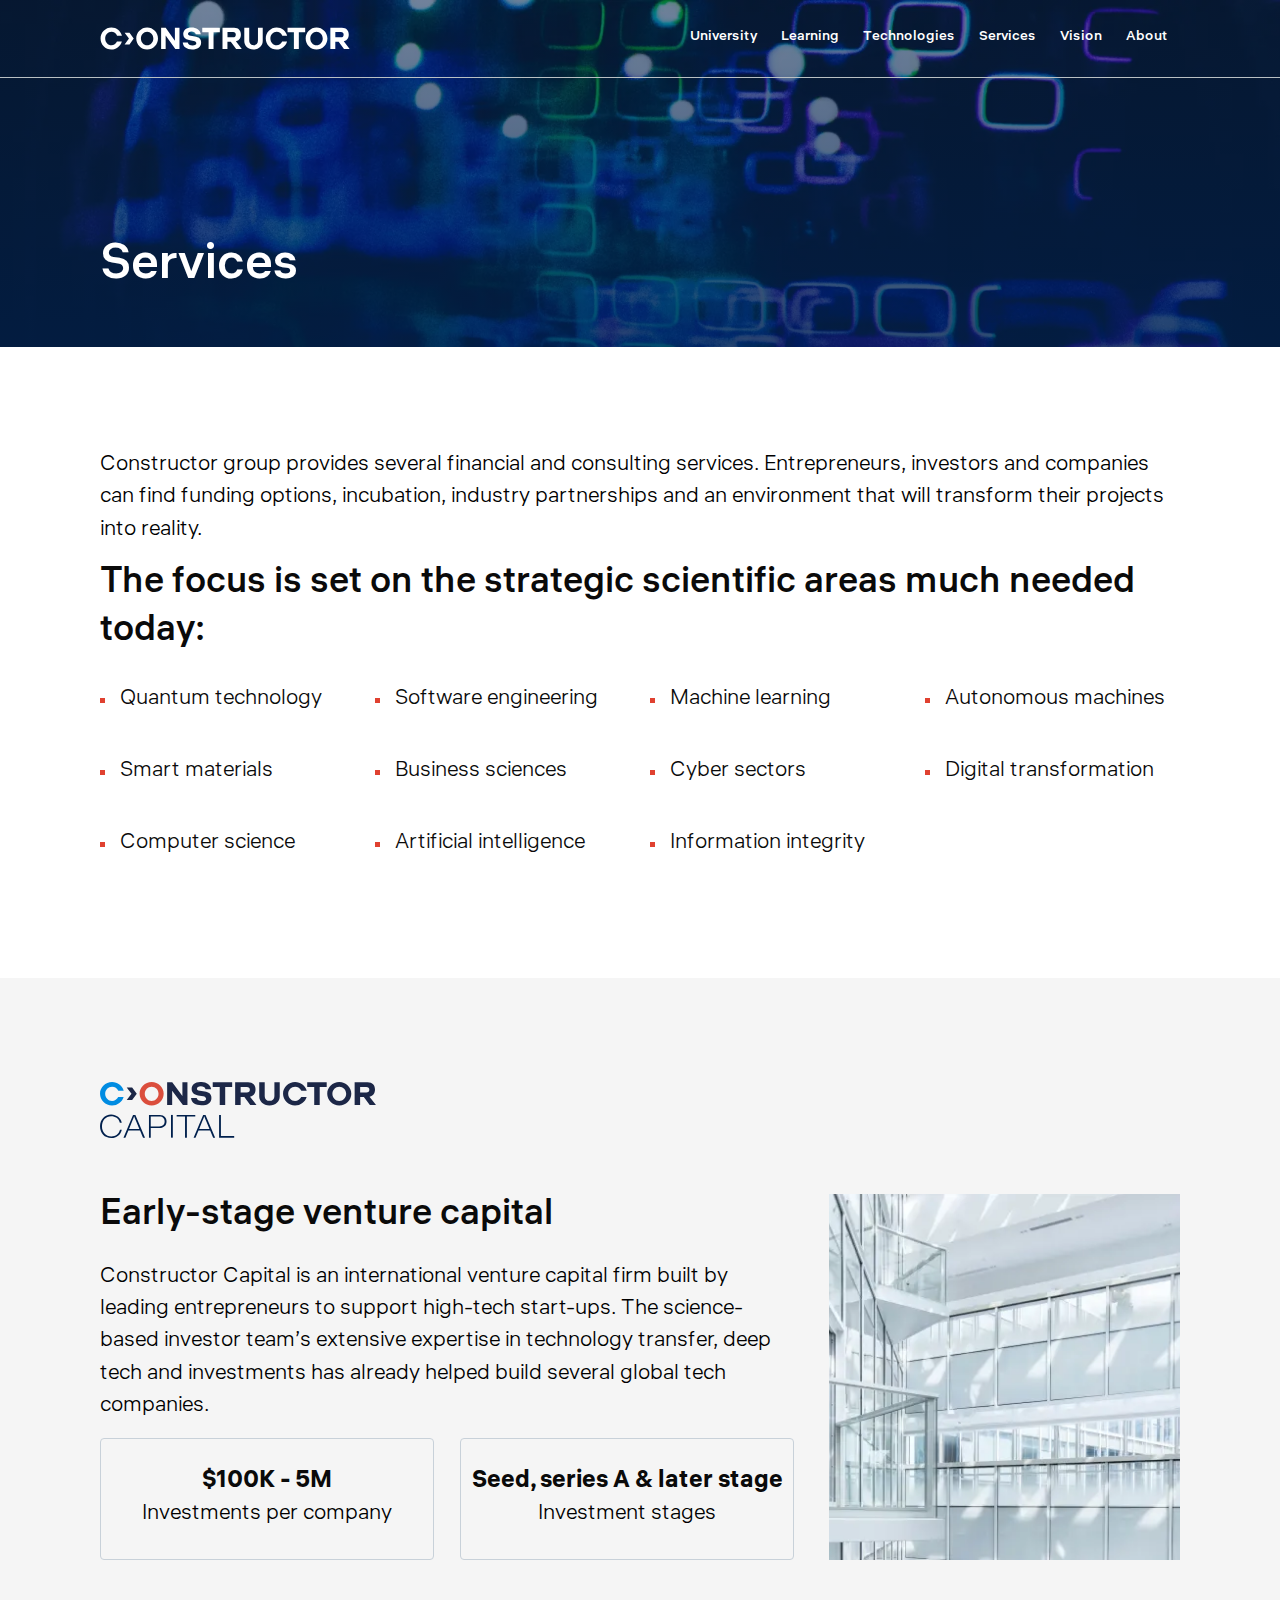
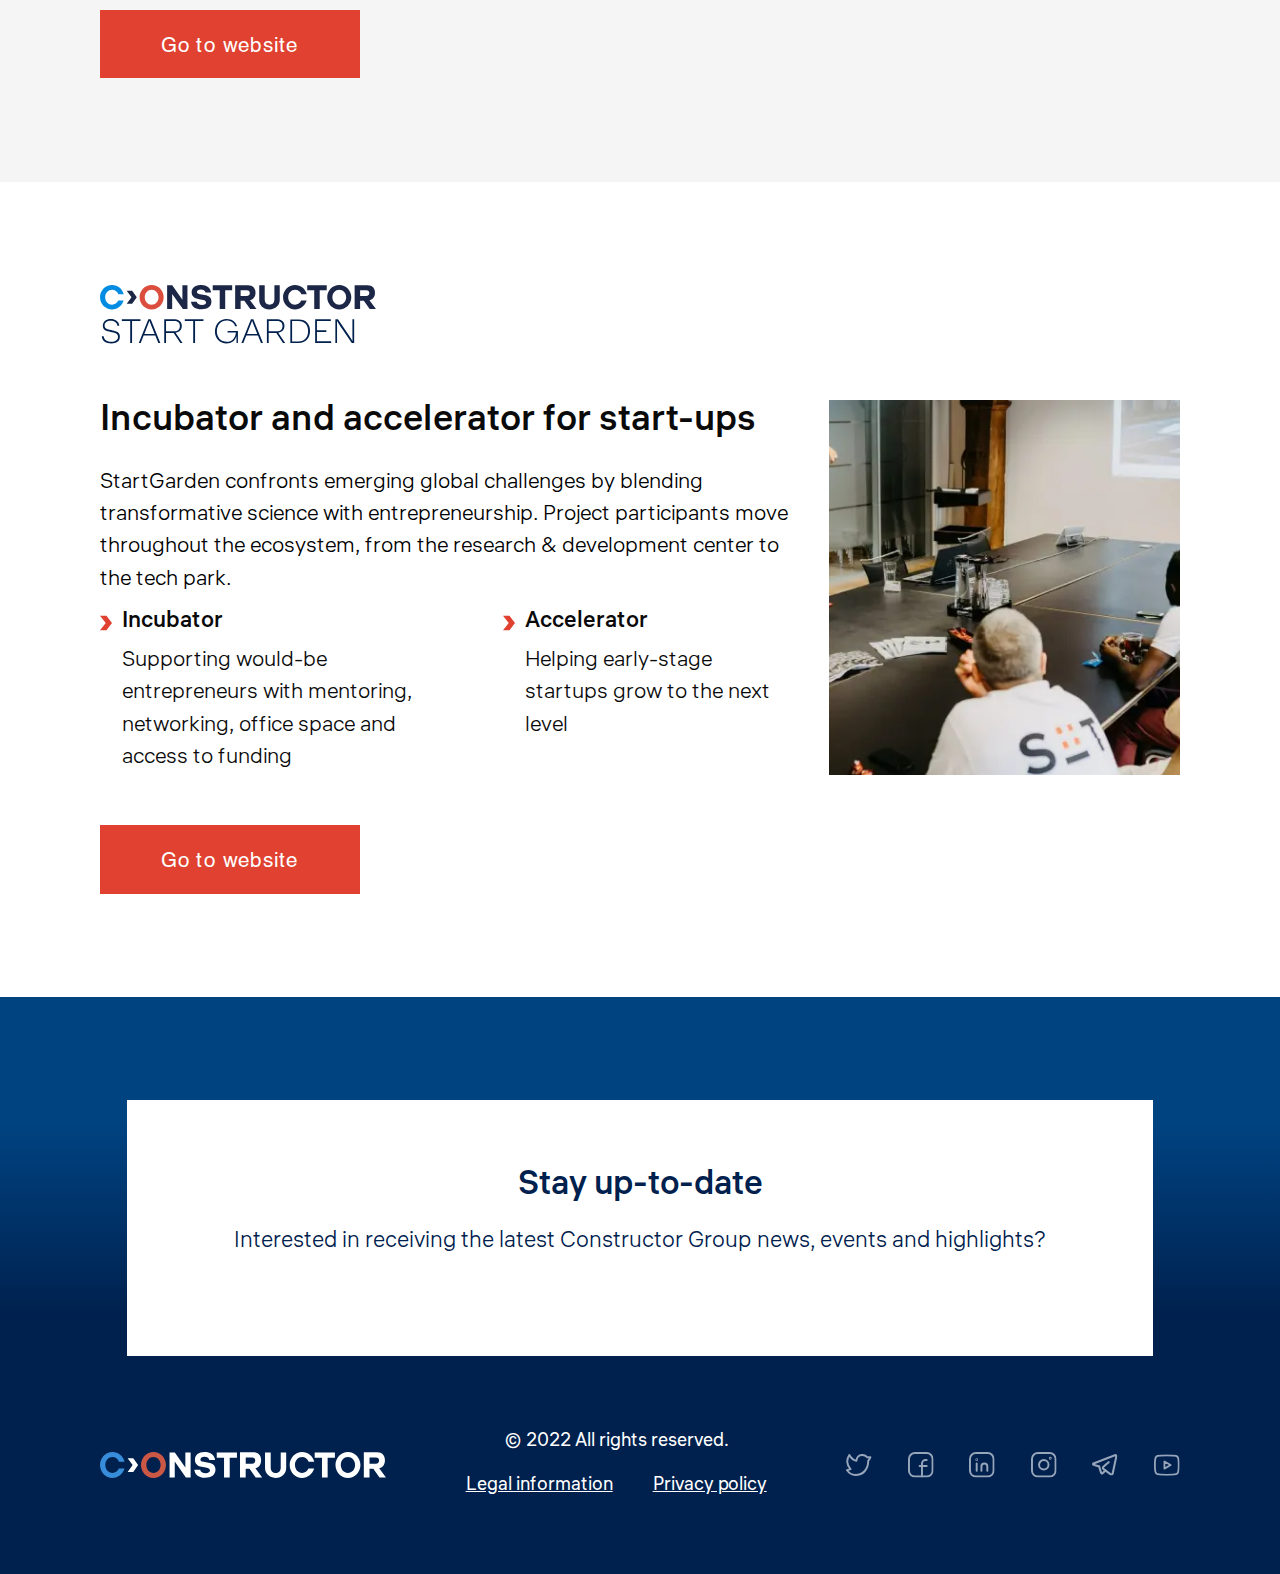
<file: services.html>
<!DOCTYPE html>
<html prefix="og: http://ogp.me/ns#" lang="en">

<head>
	<title>Services</title>
	<meta charset="UTF-8">
	<meta name="format-detection" content="telephone=no">
	<meta property="og:url" content="http://constructor.com">
	<meta property="og:type" content="article">
	<meta property="og:title" content="Title">
	<meta property="og:description" content="Description">
	<meta property="og:image" content="http://static01.nyt.com/images/2015/02/19/arts/international/19iht-btnumbers19A/19iht-btnumbers19A-facebookJumbo-v2.jpg">
	<meta property="og:image:width" content="630">
	<meta property="og:image:height" content="390">
	<meta property="og:site_name" content="Name">
	<link rel="stylesheet" href="css/style.min.css?_v=20221217124920">
	<meta name="viewport" content="width=device-width, initial-scale=1.0">
	<script charset="utf-8" type="text/javascript" src=" https://js.hsforms.net/forms/v2.js ?_v=20221217124920"></script>
</head>

<body>
	<div class="wrapper">
		<header class="header">
			<div class="header__container">
				<a href="index.html" class="header__logo">
					<svg width="268" height="25" viewBox="0 0 268 25" fill="none" xmlns="http://www.w3.org/2000/svg">
						<path d="M208.14 23.9043H213.441V5.80643H220.248V0.947266H201.333V5.80643H208.14V23.9043Z" fill="white" />
						<path d="M189.565 24.4003C194.914 24.4003 199.436 20.7312 200.798 15.7728H195.546C194.428 18.1528 192.191 19.7891 189.565 19.7891C185.869 19.7891 182.903 16.5166 182.903 12.5003C182.903 8.48407 185.869 5.26115 189.614 5.26115C192.288 5.26115 194.622 6.8974 195.692 9.42615H200.895C199.582 4.31907 195.011 0.649902 189.614 0.649902C183.195 0.649902 177.943 5.95532 177.943 12.5003C177.943 19.0949 183.195 24.4003 189.565 24.4003Z" fill="white" />
						<path d="M164.716 24.301C170.746 24.301 174.685 20.2848 174.685 15.2273V0.947266H169.579V14.4835C169.579 18.3014 167.342 19.7393 164.911 19.7393C162.48 19.7393 160.194 18.3014 160.194 14.4835V0.947266H154.894V15.3264C154.845 19.9377 158.687 24.301 164.716 24.301Z" fill="white" />
						<path d="M142.737 11.2604H136.853V5.60788H142.834C144.779 5.60788 145.752 6.69871 145.752 8.38455C145.752 10.0208 144.828 11.2604 142.737 11.2604ZM145.898 15.4254C150.323 14.2354 151.247 10.8141 151.247 8.08704C151.247 4.02121 148.815 0.897461 143.953 0.897461H131.504V23.9041H136.804V15.9212H140.403L146.141 23.9041H152.219L145.898 15.4254Z" fill="white" />
						<path d="M116.576 23.9043H121.876V5.80643H128.635V0.947266H109.768V5.80643H116.576V23.9043Z" fill="white" />
						<path d="M98.8754 24.2513C104.711 24.2513 108.552 21.7722 108.552 16.7147C108.552 12.5001 105.878 11.0126 102.036 10.368L97.4165 9.57468C95.0338 9.17801 94.4989 8.43426 94.4989 7.4426C94.4989 5.85593 95.8605 4.86426 98.2918 4.86426C100.529 4.86426 102.328 5.6576 102.814 7.93843H108.212C107.58 2.9801 103.446 0.600098 98.2918 0.600098C92.7484 0.600098 89.3445 3.37677 89.3445 7.7401C89.3445 11.1613 91.4354 13.4422 95.5687 14.1859L100.577 15.0784C102.231 15.3759 103.398 16.3676 103.398 17.6072C103.398 18.9955 102.085 19.9872 99.3616 19.9872C96.5899 19.9872 94.5476 18.9459 94.2558 16.913H88.8096C89.2958 21.7226 92.9915 24.2513 98.8754 24.2513Z" fill="white" />
						<path d="M65.6145 23.9043H70.4772V9.37643L80.8834 23.9043H85.3084V0.947266H80.3971V14.8306L70.5258 0.947266H65.6145V23.9043Z" fill="white" />
						<path class="o" d="M50.5889 19.7888C46.8933 19.7888 43.927 16.5163 43.927 12.5001C43.927 8.4838 46.8933 5.26089 50.5889 5.26089C54.2846 5.26089 57.2508 8.4838 57.2508 12.5001C57.2508 16.5659 54.2846 19.7888 50.5889 19.7888ZM50.5889 0.699219C44.1702 0.699219 38.9185 6.00464 38.9185 12.5496C38.9185 19.0946 44.1702 24.4001 50.5889 24.4001C57.0077 24.4001 62.2594 19.0946 62.2594 12.5496C62.2594 6.00464 57.0077 0.699219 50.5889 0.699219Z" fill="white" />
						<path d="M26.4207 18.8466H31.6724L36.1947 12.5495L31.6724 6.25244H26.4207L31.0888 12.5495L26.4207 18.8466Z" fill="white" />
						<path class="c" d="M12.2223 24.4003C17.5712 24.4003 22.0449 20.7312 23.4551 15.7728H18.2034C17.085 18.1528 14.8481 19.7891 12.2223 19.7891C8.52663 19.7891 5.56038 16.5166 5.56038 12.5003C5.56038 8.48407 8.52663 5.26115 12.2709 5.26115C14.9454 5.26115 17.2795 6.8974 18.3493 9.42615H23.5524C22.2394 4.31907 17.6685 0.649902 12.2709 0.649902C5.85214 0.649902 0.600433 5.95532 0.600433 12.5003C0.551806 19.0949 5.80352 24.4003 12.2223 24.4003Z" fill="white" />
						<path d="M258.518 11.2604H252.634V5.60788H258.615C260.56 5.60788 261.533 6.69871 261.533 8.38455C261.533 10.0208 260.609 11.2604 258.518 11.2604ZM261.679 15.4254C266.104 14.2354 267.028 10.8141 267.028 8.08704C267.028 4.02121 264.596 0.897461 259.734 0.897461H247.285V23.9041H252.586V15.9212H256.184L261.922 23.9041H268L261.679 15.4254Z" fill="white" />
						<path d="M232.405 19.7888C228.709 19.7888 225.743 16.5163 225.743 12.5001C225.743 8.4838 228.709 5.26089 232.405 5.26089C236.101 5.26089 239.116 8.4838 239.116 12.5001C239.116 16.5659 236.101 19.7888 232.405 19.7888ZM232.454 0.699219C226.035 0.699219 220.783 6.00463 220.783 12.5496C220.783 19.0946 226.035 24.4001 232.454 24.4001C238.872 24.4001 244.124 19.0946 244.124 12.5496C244.076 6.00463 238.824 0.699219 232.454 0.699219Z" fill="white" />
					</svg>
				</a>
				<div class="header__menu menu">
					<button type="button" class="menu__icon icon-menu"></button>
					<nav class="menu__body">
						<ul class="menu__list">
							<li class="menu__item"><a href="university.html" class="menu__link">University</a></li>
							<li class="menu__item"><a href="learning.html" class="menu__link">Learning</a></li>
							<li class="menu__item"><a href="technologies.html" class="menu__link">Technologies</a></li>
							<li class="menu__item"><a href="services.html" class="menu__link">Services</a></li>
							<li class="menu__item"><a href="vision.html" class="menu__link">Vision</a></li>
							<li class="menu__item menu__item--about">
								<a href="" class="menu__link menu__link--about">About</a>
								<nav class="menu__submenu">
									<ul class="menu__sublist">
										<li class="menu__subitem"><a href="#" class="menu__sublink">News & Events</a></li>
										<li class="menu__subitem"><a href="#" class="menu__sublink">Key people</a></li>
										<li class="menu__subitem"><a href="#" class="menu__sublink">Careers</a></li>
									</ul>
									<a href="#" class="menu__sublist-btn">Get in touch</a>
								</nav>
							</li>
						</ul>
					</nav>
				</div>
			</div>
		</header>
		<main class="page page__services">
			<section class="services-top top">
				<div class="top__container">
					<h2 class="top__title">Services</h2>
				</div>
			</section>
			<section class="focus">
				<div class="focus__container">
					<p class="focus__text text">Constructor group provides several financial and consulting services.
						Entrepreneurs, investors and companies can find funding options, incubation, industry
						partnerships and an environment that will transform their projects into reality.</p>
					<h2 class="focus__title title title_b">The focus is set on the strategic scientific areas much
						needed today:</h2>
					<ul class="focus__list list">
						<li class="list__item text">Quantum technology</li>
						<li class="list__item text">Software engineering</li>
						<li class="list__item text">Machine learning</li>
						<li class="list__item text">Autonomous machines</li>
						<li class="list__item text">Smart materials</li>
						<li class="list__item text">Business sciences </li>
						<li class="list__item text">Cyber sectors</li>
						<li class="list__item text">Digital transformation</li>
						<li class="list__item text">Computer science</li>
						<li class="list__item text">Artificial intelligence </li>
						<li class="list__item text">Information integrity</li>
					</ul>
				</div>
			</section>
			<section class="capital block">
				<div class="block__container capital-target">
					<img class="block__logo" src="img/capital/logo.svg" alt="Logo">
					<div class="block__row">
						<div class="block__content capital-target-img">
							<h2 class="block__title title title_b">Early-stage venture capital </h2>
							<p class="block__text text">Constructor Capital is an international venture capital firm
								built by leading entrepreneurs to support high-tech start-ups. The science-based
								investor team’s extensive expertise in technology transfer, deep tech and investments
								has already helped build several global tech companies.</p>
							<div class="block__items" data-da=".capital-target, 1279, 2">
								<div class="block__item">
									<h6 class="block__item-title">$100K - 5M</h6>
									<p class="block__item-text text">Investments per company</p>
								</div>
								<div class="block__item">
									<h6 class="block__item-title">Seed, series A & later stage</h6>
									<p class="block__item-text text">Investment stages</p>
								</div>
							</div>
						</div>
						<div class="block__img" data-da=".capital-target-img, 767.98, 1">
							<picture><source data-srcset="img/capital/Pic.webp, img/capital/Pic@2x.webp 2x" srcset="[data-uri]" type="image/webp"><img src="[data-uri]"  data-src="img/capital/Pic.jpg" srcset="img/capital/Pic@2x.jpg 2x" alt="Photo"></picture>
						</div>
					</div>
					<a href="#" class="block__btn button">Go to website</a>
				</div>
			</section>
			<section class="garden block">
				<div class="block__container garden-target">
					<img class="block__logo" src="img/garden/logo.svg" alt="Logo">
					<div class="block__row">
						<div class="block__content garden-target-img">
							<h2 class="block__title title title_b">Incubator and accelerator for start-ups</h2>
							<p class="block__text text">StartGarden confronts emerging global challenges by blending
								transformative science with entrepreneurship. Project participants move throughout the
								ecosystem, from the research & development center to the tech park.</p>
							<ul class="block__list" data-da=".garden-target, 1279, 2">
								<li class="block__list-item">
									<svg width="12" height="16" viewBox="0 0 12 16" fill="none" xmlns="http://www.w3.org/2000/svg">
										<path d="M0 15.3042H6.44776L12 8.00001L6.44776 0.695801H0L5.73134 8.00001L0 15.3042Z" fill="#E04130" />
									</svg>
									<div class="block__list-content">
										<h6 class="block__list-title">Incubator</h6>
										<p class="block__list-text text">Supporting would-be entrepreneurs with
											mentoring, networking, office space and access to funding</p>
									</div>
								</li>
								<li class="block__list-item">
									<svg width="12" height="16" viewBox="0 0 12 16" fill="none" xmlns="http://www.w3.org/2000/svg">
										<path d="M0 15.3042H6.44776L12 8.00001L6.44776 0.695801H0L5.73134 8.00001L0 15.3042Z" fill="#E04130" />
									</svg>
									<div class="block__list-content">
										<h6 class="block__list-title">Accelerator</h6>
										<p class="block__list-text text">Helping early-stage startups grow to the next
											level</p>
									</div>
								</li>
							</ul>
						</div>
						<div class="block__img" data-da=".garden-target-img, 767.98, 1">
							<picture><source data-srcset="img/garden/Pic.webp, img/garden/Pic@2x.webp 2x" srcset="[data-uri]" type="image/webp"><img src="[data-uri]"  data-src="img/garden/Pic.jpg" srcset="img/garden/Pic@2x.jpg 2x" alt="Photo"></picture>
						</div>
					</div>
					<a href="#" class="block__btn button">Go to website</a>
				</div>
			</section>
			<section class="services-bottom">
				<div class="services-bottom__container">
					<h2 class="services-bottom__title">Form</h2>
					<div class="services-bottom__form main-form">
						<h6 class="main-form__title">Stay up-to-date</h6>
						<div class="main-form__text">Interested in receiving the latest Constructor Group news, events
							and
							highlights?</div>
						<script>
							hbspt.forms.create({
								регіон: "eu1",
								portalId: "8840549",
								formId: "0eac5af5-4e00-4a3f-9a62-509e76d33ffe"
							});
						</script>
					</div>
				</div>
			</section>
		</main>
		<footer class="footer">
			<div class="footer__container">
				<a href="" class="footer__logo"><img src="img/footer-logo.svg" alt="Footer Logo"></a>
				<div class="footer__info">
					<div class="footer__rights">© 2022 All rights reserved.</div>
					<div class="footer__links">
						<a href="#" class="footer__link">Legal information</a>
						<a href="#" class="footer__link">Privacy policy</a>
					</div>
				</div>
				<div class="footer__social">
					<a href="#" class="footer__social-link">
						<svg width="20" height="17" viewBox="0 0 20 17" fill="none" xmlns="http://www.w3.org/2000/svg">
							<g clip-path="url(#clip0_1406_6328)">
								<path d="M16.95 5.25C16.95 11.55 13.35 16.05 7.05 16.05C3.45 16.05 2.01 14.17 0.75 12.45M0.75 12.45L3.45 11.55C0.44 8.51 0.22 4.01 2.55 0.75C3.66 2.81 5.72 4.71 7.95 5.25C8.04 2.65 9.8 0.75 12.45 0.75C14.25 0.75 15.32 1.44 16.05 2.55H18.75L16.95 5.25" stroke="#96A5BA" stroke-width="1.5" stroke-linecap="round" stroke-linejoin="round" />
							</g>
							<defs>
								<clipPath id="clip0_1406_6328">
									<rect width="19.5" height="16.8" fill="white" />
								</clipPath>
							</defs>
						</svg>
					</a>
					<a href="#" class="footer__social-link">
						<svg width="20" height="20" viewBox="0 0 20 20" fill="none" xmlns="http://www.w3.org/2000/svg">
							<g clip-path="url(#clip0_1406_6330)">
								<path d="M5.25 0.75H14.25C16.73 0.75 18.75 2.76 18.75 5.25V14.25C18.75 16.73 16.74 18.75 14.25 18.75H5.25C2.77 18.75 0.75 16.74 0.75 14.25V5.25C0.75 2.77 2.76 0.75 5.25 0.75Z" stroke="#96A5BA" stroke-width="1.5" stroke-linecap="round" stroke-linejoin="round" />
								<path d="M8.84961 10.6499H14.2496" stroke="#96A5BA" stroke-width="1.5" stroke-linecap="round" stroke-linejoin="round" />
								<path d="M14.2504 6.1499H13.3004C11.8304 6.1499 10.6504 7.3399 10.6504 8.8099V18.7599" stroke="#96A5BA" stroke-width="1.5" stroke-linecap="round" stroke-linejoin="round" />
							</g>
							<defs>
								<clipPath id="clip0_1406_6330">
									<rect width="19.5" height="19.5" fill="white" />
								</clipPath>
							</defs>
						</svg>
					</a>
					<a href="#" class="footer__social-link">
						<svg width="20" height="20" viewBox="0 0 20 20" fill="none" xmlns="http://www.w3.org/2000/svg">
							<g clip-path="url(#clip0_1406_6334)">
								<path d="M5.25 0.75H14.25C16.73 0.75 18.75 2.76 18.75 5.25V14.25C18.75 16.73 16.74 18.75 14.25 18.75H5.25C2.77 18.75 0.75 16.74 0.75 14.25V5.25C0.75 2.77 2.76 0.75 5.25 0.75Z" stroke="#96A5BA" stroke-width="1.5" stroke-linecap="round" stroke-linejoin="round" />
								<path d="M5.87012 8.8501V14.2501" stroke="#96A5BA" stroke-width="1.5" stroke-linecap="round" stroke-linejoin="round" />
								<path d="M9.46973 14.2501V11.1001C9.46973 9.8601 10.4797 8.8501 11.7197 8.8501C12.9597 8.8501 13.9697 9.8601 13.9697 11.1001V14.2501" stroke="#96A5BA" stroke-width="1.5" stroke-linecap="round" stroke-linejoin="round" />
								<path d="M5.87005 5.59009C5.75005 5.59009 5.64005 5.69009 5.65005 5.82009C5.65005 5.94009 5.75005 6.04009 5.88005 6.04009C6.01005 6.04009 6.10005 5.94009 6.10005 5.82009C6.10005 5.70009 6.00005 5.59009 5.87005 5.59009Z" stroke="#96A5BA" stroke-width="1.5" stroke-linecap="round" stroke-linejoin="round" />
							</g>
							<defs>
								<clipPath id="clip0_1406_6334">
									<rect width="19.5" height="19.5" fill="white" />
								</clipPath>
							</defs>
						</svg>
					</a>
					<a href="#" class="footer__social-link">
						<svg width="20" height="20" viewBox="0 0 20 20" fill="none" xmlns="http://www.w3.org/2000/svg">
							<g clip-path="url(#clip0_1406_6342)">
								<path d="M5.25 0.75H14.25C16.73 0.75 18.75 2.76 18.75 5.25V14.25C18.75 16.73 16.74 18.75 14.25 18.75H5.25C2.77 18.75 0.75 16.74 0.75 14.25V5.25C0.75 2.76 2.76 0.75 5.25 0.75Z" stroke="#96A5BA" stroke-width="1.5" stroke-linecap="round" stroke-linejoin="round" />
								<path d="M14.7004 4.45996C14.5104 4.45996 14.3604 4.60996 14.3604 4.79996C14.3604 4.97996 14.5104 5.13996 14.7004 5.13996C14.8904 5.13996 15.0404 4.98996 15.0404 4.79996C15.0404 4.60996 14.8904 4.45996 14.7004 4.45996Z" stroke="#96A5BA" stroke-width="1.5" stroke-linecap="round" stroke-linejoin="round" />
								<path d="M6.15039 9.7499C6.15039 7.7599 7.76039 6.1499 9.75039 6.1499C11.7404 6.1499 13.3504 7.7599 13.3504 9.7499C13.3504 11.7399 11.7404 13.3499 9.75039 13.3499C7.76039 13.3499 6.15039 11.7399 6.15039 9.7499Z" stroke="#96A5BA" stroke-width="1.5" stroke-linecap="round" stroke-linejoin="round" />
							</g>
							<defs>
								<clipPath id="clip0_1406_6342">
									<rect width="19.5" height="19.5" fill="white" />
								</clipPath>
							</defs>
						</svg>
					</a>
					<a href="#" class="footer__social-link">
						<svg width="19" height="16" viewBox="0 0 19 16" fill="none" xmlns="http://www.w3.org/2000/svg">
							<g clip-path="url(#clip0_1406_6339)">
								<path d="M9.72969 11.84L7.65969 13.85C7.29969 14.2 6.69969 14.04 6.55969 13.57L5.17969 9.04004" stroke="#96A5BA" stroke-width="1.5" stroke-linecap="round" stroke-linejoin="round" />
								<path d="M12.0401 5.85999C12.0401 5.85999 9.4501 8.19999 8.1201 9.39999C7.7201 9.75999 7.7601 10.39 8.1901 10.7L13.5701 14.67C14.1001 15.06 14.8501 14.77 14.9901 14.13L17.6301 1.68999C17.7601 1.08999 17.1701 0.589994 16.5901 0.799994L1.0801 6.78999C0.620096 6.96999 0.640096 7.61999 1.1101 7.75999L5.1901 9.02999" stroke="#96A5BA" stroke-width="1.5" stroke-linecap="round" stroke-linejoin="round" />
							</g>
							<defs>
								<clipPath id="clip0_1406_6339">
									<rect width="18.4" height="15.6" fill="white" />
								</clipPath>
							</defs>
						</svg>
					</a>
					<a href="#" class="footer__social-link">
						<svg width="22" height="18" viewBox="0 0 22 18" fill="none" xmlns="http://www.w3.org/2000/svg">
							<g clip-path="url(#clip0_1406_6346)">
								<path d="M20.33 3.29999C20.1 2.29999 19.42 1.49999 18.56 1.22999C17 0.73999 10.75 0.73999 10.75 0.73999C10.75 0.73999 4.5 0.73999 2.94 1.22999C2.08 1.49999 1.4 2.28999 1.17 3.29999C0.75 5.11999 0.75 8.92999 0.75 8.92999C0.75 8.92999 0.75 12.73 1.17 14.56C1.4 15.56 2.08 16.36 2.94 16.63C4.5 17.12 10.75 17.12 10.75 17.12C10.75 17.12 17.01 17.12 18.56 16.63C19.42 16.36 20.1 15.57 20.33 14.56C20.75 12.74 20.75 8.92999 20.75 8.92999C20.75 8.92999 20.75 5.12999 20.33 3.29999Z" stroke="#96A5BA" stroke-width="1.5" stroke-linecap="round" stroke-linejoin="round" />
								<path d="M8.75 11.9299L13.95 8.92993L8.75 5.92993V11.9299Z" stroke="#96A5BA" stroke-width="1.5" stroke-linecap="round" stroke-linejoin="round" />
							</g>
							<defs>
								<clipPath id="clip0_1406_6346">
									<rect width="21.5" height="17.86" fill="white" />
								</clipPath>
							</defs>
						</svg>
					</a>
				</div>
			</div>
		</footer>
	</div>
	<script src="js/app.min.js?_v=20221217124920"></script>
</body>

</html>
</file>
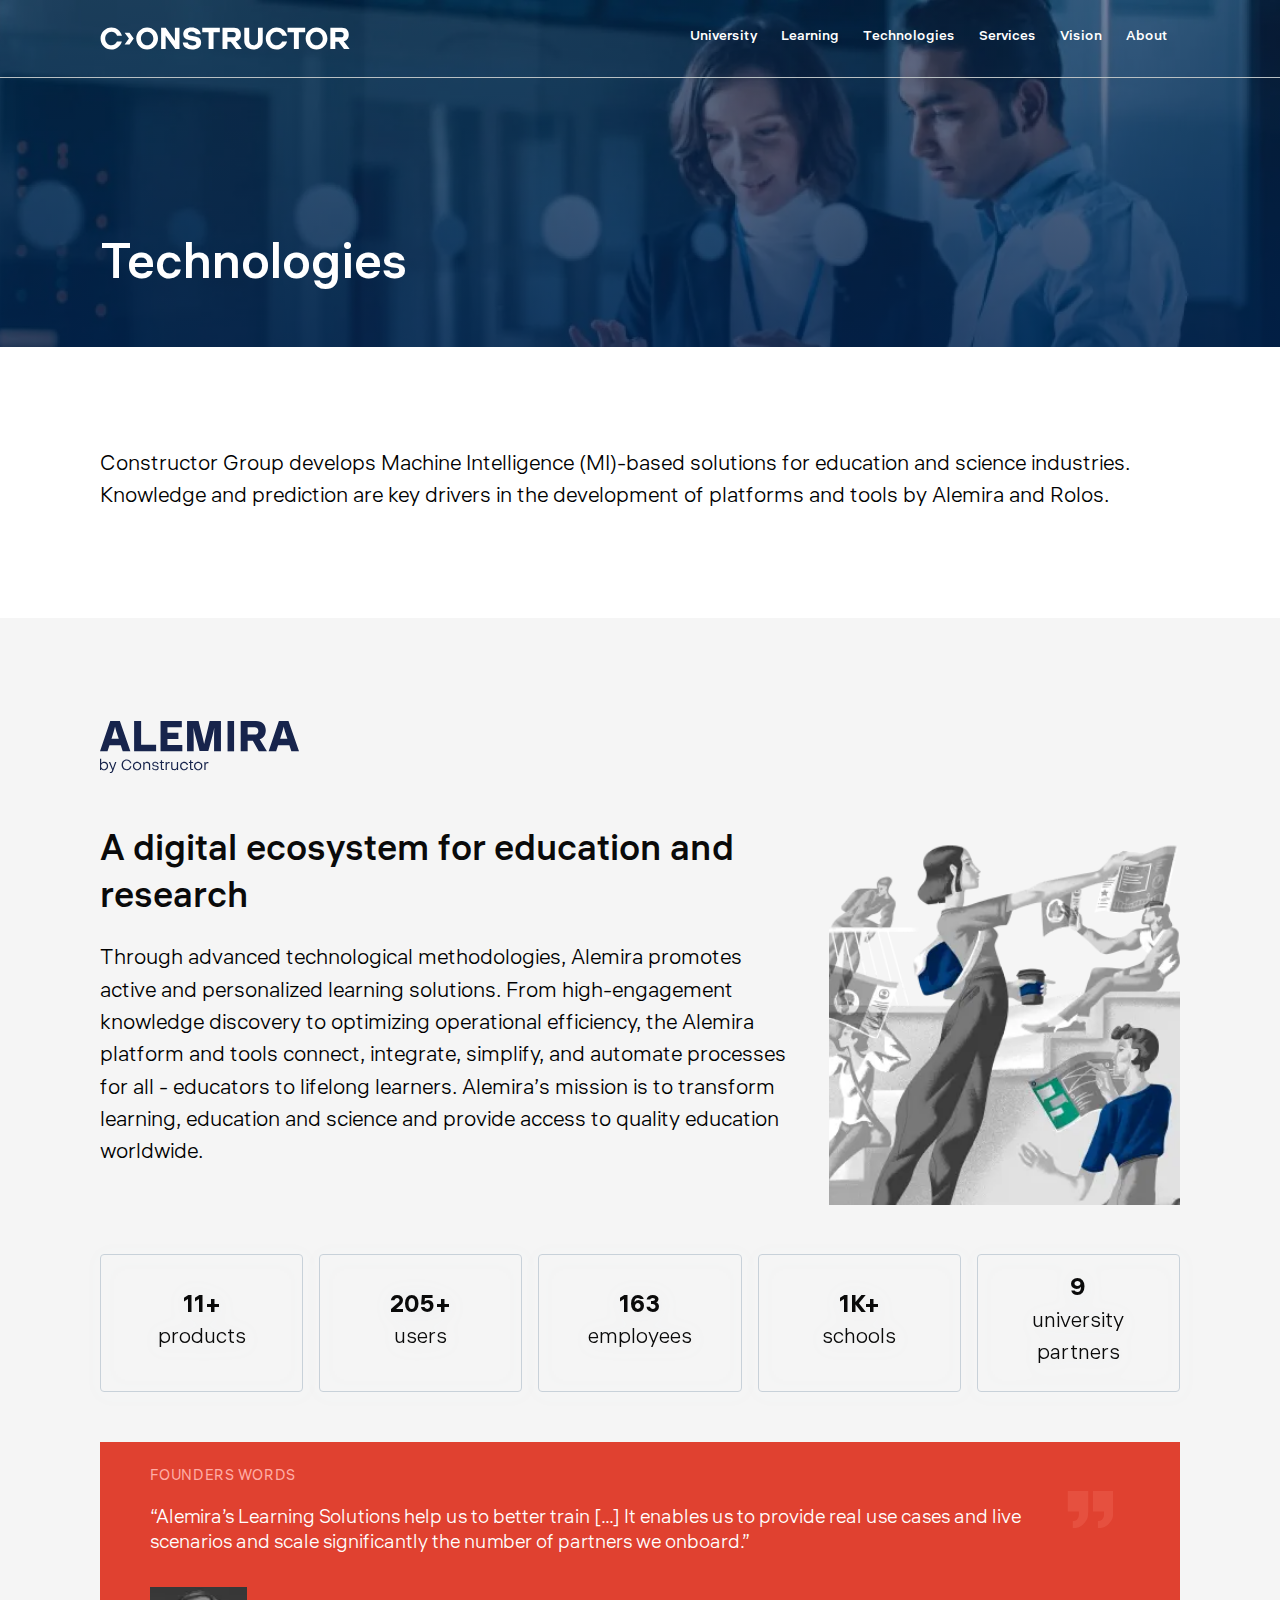
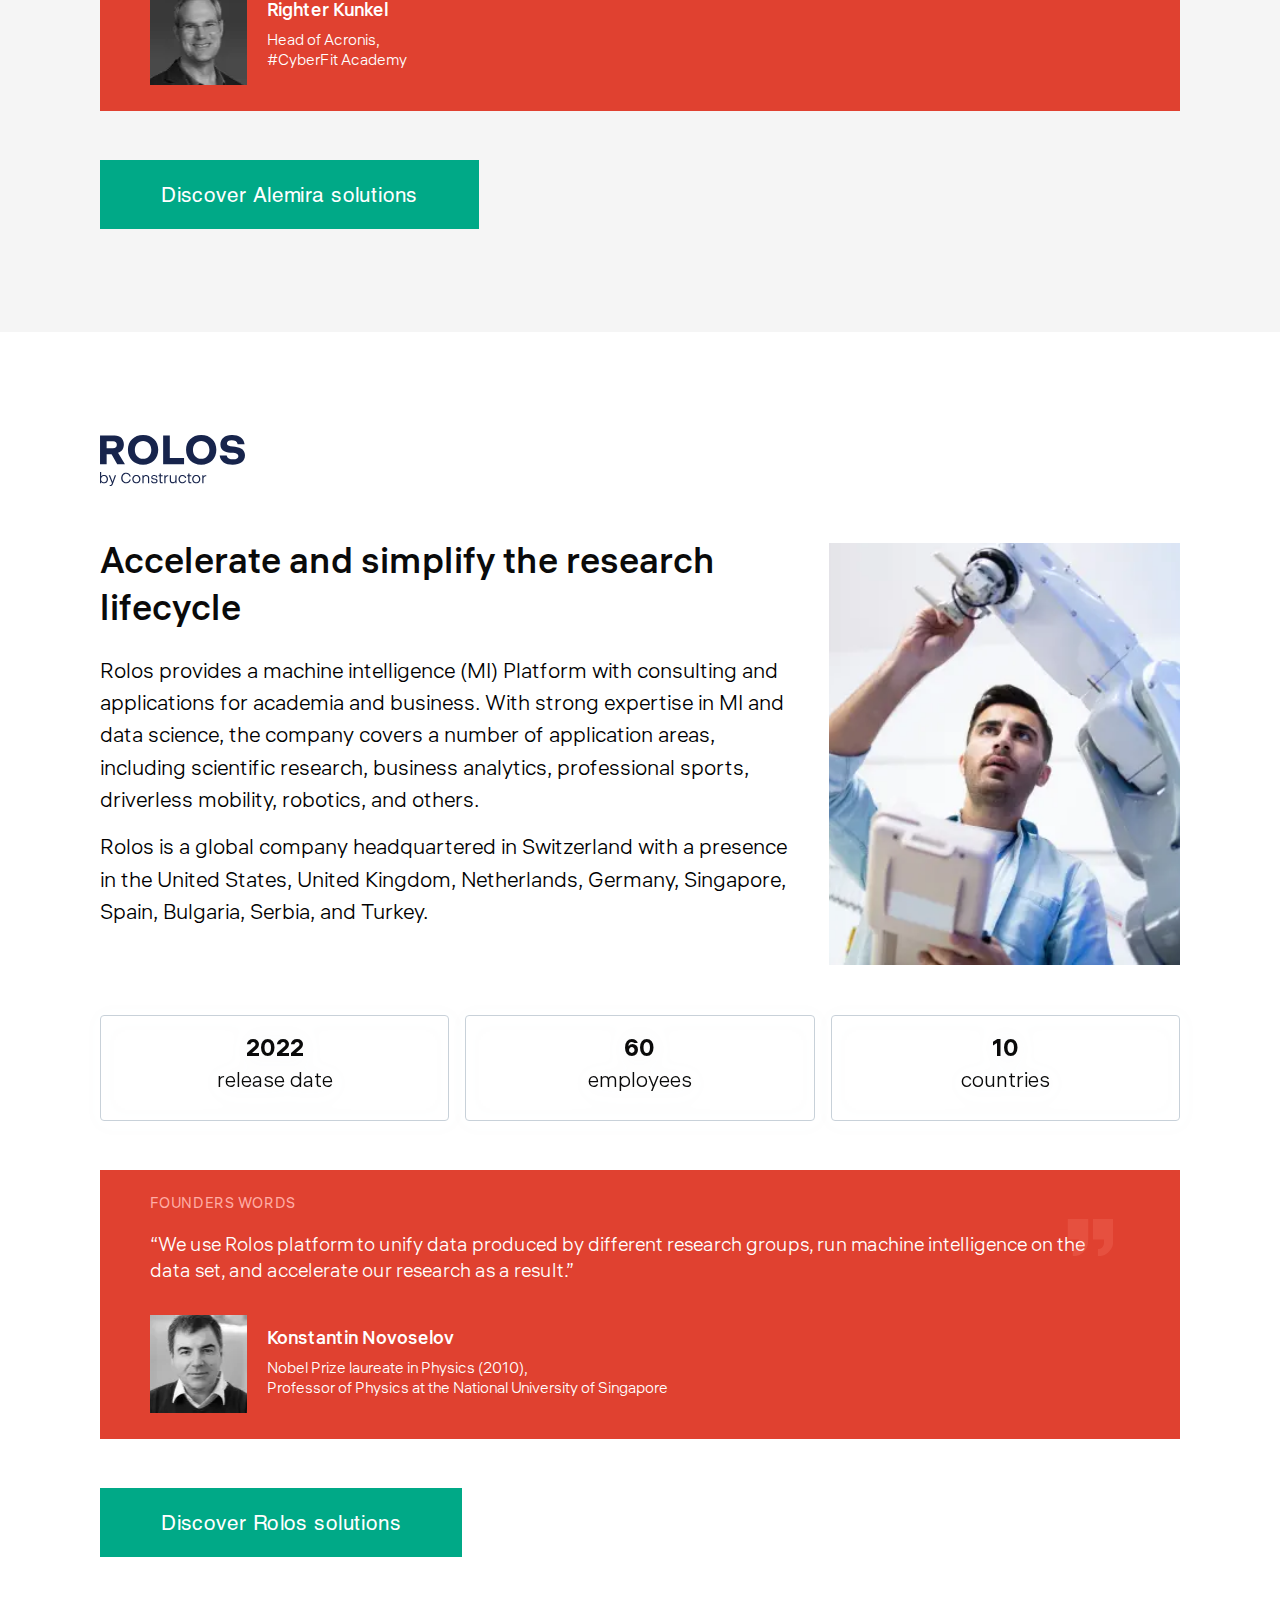
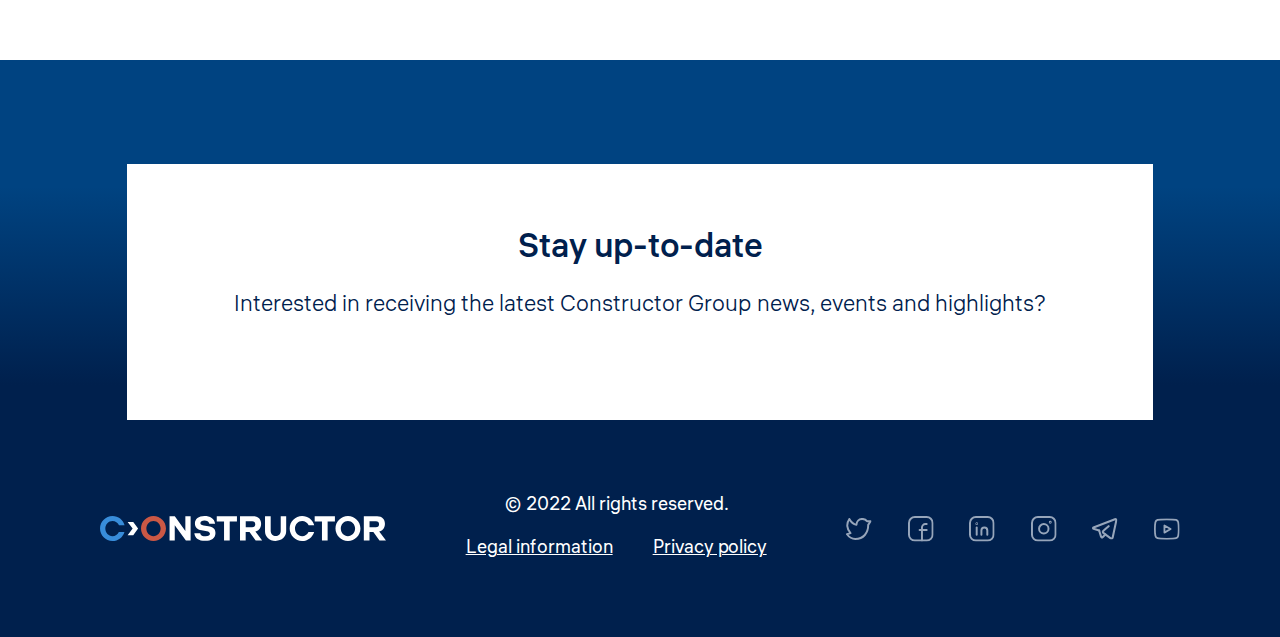
<file: technologies.html>
<!DOCTYPE html>
<html prefix="og: http://ogp.me/ns#" lang="en">

<head>
	<title>Technologies</title>
	<meta charset="UTF-8">
	<meta name="format-detection" content="telephone=no">
	<meta property="og:url" content="http://constructor.com">
	<meta property="og:type" content="article">
	<meta property="og:title" content="Title">
	<meta property="og:description" content="Description">
	<meta property="og:image" content="http://static01.nyt.com/images/2015/02/19/arts/international/19iht-btnumbers19A/19iht-btnumbers19A-facebookJumbo-v2.jpg">
	<meta property="og:image:width" content="630">
	<meta property="og:image:height" content="390">
	<meta property="og:site_name" content="Name">
	<link rel="stylesheet" href="css/style.min.css?_v=20221217124920">
	<meta name="viewport" content="width=device-width, initial-scale=1.0">
	<script charset="utf-8" type="text/javascript" src=" https://js.hsforms.net/forms/v2.js ?_v=20221217124920"></script>
</head>

<body>
	<div class="wrapper">
		<header class="header">
			<div class="header__container">
				<a href="index.html" class="header__logo">
					<svg width="268" height="25" viewBox="0 0 268 25" fill="none" xmlns="http://www.w3.org/2000/svg">
						<path d="M208.14 23.9043H213.441V5.80643H220.248V0.947266H201.333V5.80643H208.14V23.9043Z" fill="white" />
						<path d="M189.565 24.4003C194.914 24.4003 199.436 20.7312 200.798 15.7728H195.546C194.428 18.1528 192.191 19.7891 189.565 19.7891C185.869 19.7891 182.903 16.5166 182.903 12.5003C182.903 8.48407 185.869 5.26115 189.614 5.26115C192.288 5.26115 194.622 6.8974 195.692 9.42615H200.895C199.582 4.31907 195.011 0.649902 189.614 0.649902C183.195 0.649902 177.943 5.95532 177.943 12.5003C177.943 19.0949 183.195 24.4003 189.565 24.4003Z" fill="white" />
						<path d="M164.716 24.301C170.746 24.301 174.685 20.2848 174.685 15.2273V0.947266H169.579V14.4835C169.579 18.3014 167.342 19.7393 164.911 19.7393C162.48 19.7393 160.194 18.3014 160.194 14.4835V0.947266H154.894V15.3264C154.845 19.9377 158.687 24.301 164.716 24.301Z" fill="white" />
						<path d="M142.737 11.2604H136.853V5.60788H142.834C144.779 5.60788 145.752 6.69871 145.752 8.38455C145.752 10.0208 144.828 11.2604 142.737 11.2604ZM145.898 15.4254C150.323 14.2354 151.247 10.8141 151.247 8.08704C151.247 4.02121 148.815 0.897461 143.953 0.897461H131.504V23.9041H136.804V15.9212H140.403L146.141 23.9041H152.219L145.898 15.4254Z" fill="white" />
						<path d="M116.576 23.9043H121.876V5.80643H128.635V0.947266H109.768V5.80643H116.576V23.9043Z" fill="white" />
						<path d="M98.8754 24.2513C104.711 24.2513 108.552 21.7722 108.552 16.7147C108.552 12.5001 105.878 11.0126 102.036 10.368L97.4165 9.57468C95.0338 9.17801 94.4989 8.43426 94.4989 7.4426C94.4989 5.85593 95.8605 4.86426 98.2918 4.86426C100.529 4.86426 102.328 5.6576 102.814 7.93843H108.212C107.58 2.9801 103.446 0.600098 98.2918 0.600098C92.7484 0.600098 89.3445 3.37677 89.3445 7.7401C89.3445 11.1613 91.4354 13.4422 95.5687 14.1859L100.577 15.0784C102.231 15.3759 103.398 16.3676 103.398 17.6072C103.398 18.9955 102.085 19.9872 99.3616 19.9872C96.5899 19.9872 94.5476 18.9459 94.2558 16.913H88.8096C89.2958 21.7226 92.9915 24.2513 98.8754 24.2513Z" fill="white" />
						<path d="M65.6145 23.9043H70.4772V9.37643L80.8834 23.9043H85.3084V0.947266H80.3971V14.8306L70.5258 0.947266H65.6145V23.9043Z" fill="white" />
						<path class="o" d="M50.5889 19.7888C46.8933 19.7888 43.927 16.5163 43.927 12.5001C43.927 8.4838 46.8933 5.26089 50.5889 5.26089C54.2846 5.26089 57.2508 8.4838 57.2508 12.5001C57.2508 16.5659 54.2846 19.7888 50.5889 19.7888ZM50.5889 0.699219C44.1702 0.699219 38.9185 6.00464 38.9185 12.5496C38.9185 19.0946 44.1702 24.4001 50.5889 24.4001C57.0077 24.4001 62.2594 19.0946 62.2594 12.5496C62.2594 6.00464 57.0077 0.699219 50.5889 0.699219Z" fill="white" />
						<path d="M26.4207 18.8466H31.6724L36.1947 12.5495L31.6724 6.25244H26.4207L31.0888 12.5495L26.4207 18.8466Z" fill="white" />
						<path class="c" d="M12.2223 24.4003C17.5712 24.4003 22.0449 20.7312 23.4551 15.7728H18.2034C17.085 18.1528 14.8481 19.7891 12.2223 19.7891C8.52663 19.7891 5.56038 16.5166 5.56038 12.5003C5.56038 8.48407 8.52663 5.26115 12.2709 5.26115C14.9454 5.26115 17.2795 6.8974 18.3493 9.42615H23.5524C22.2394 4.31907 17.6685 0.649902 12.2709 0.649902C5.85214 0.649902 0.600433 5.95532 0.600433 12.5003C0.551806 19.0949 5.80352 24.4003 12.2223 24.4003Z" fill="white" />
						<path d="M258.518 11.2604H252.634V5.60788H258.615C260.56 5.60788 261.533 6.69871 261.533 8.38455C261.533 10.0208 260.609 11.2604 258.518 11.2604ZM261.679 15.4254C266.104 14.2354 267.028 10.8141 267.028 8.08704C267.028 4.02121 264.596 0.897461 259.734 0.897461H247.285V23.9041H252.586V15.9212H256.184L261.922 23.9041H268L261.679 15.4254Z" fill="white" />
						<path d="M232.405 19.7888C228.709 19.7888 225.743 16.5163 225.743 12.5001C225.743 8.4838 228.709 5.26089 232.405 5.26089C236.101 5.26089 239.116 8.4838 239.116 12.5001C239.116 16.5659 236.101 19.7888 232.405 19.7888ZM232.454 0.699219C226.035 0.699219 220.783 6.00463 220.783 12.5496C220.783 19.0946 226.035 24.4001 232.454 24.4001C238.872 24.4001 244.124 19.0946 244.124 12.5496C244.076 6.00463 238.824 0.699219 232.454 0.699219Z" fill="white" />
					</svg>
				</a>
				<div class="header__menu menu">
					<button type="button" class="menu__icon icon-menu"></button>
					<nav class="menu__body">
						<ul class="menu__list">
							<li class="menu__item"><a href="university.html" class="menu__link">University</a></li>
							<li class="menu__item"><a href="learning.html" class="menu__link">Learning</a></li>
							<li class="menu__item"><a href="technologies.html" class="menu__link">Technologies</a></li>
							<li class="menu__item"><a href="services.html" class="menu__link">Services</a></li>
							<li class="menu__item"><a href="vision.html" class="menu__link">Vision</a></li>
							<li class="menu__item menu__item--about">
								<a href="" class="menu__link menu__link--about">About</a>
								<nav class="menu__submenu">
									<ul class="menu__sublist">
										<li class="menu__subitem"><a href="#" class="menu__sublink">News & Events</a></li>
										<li class="menu__subitem"><a href="#" class="menu__sublink">Key people</a></li>
										<li class="menu__subitem"><a href="#" class="menu__sublink">Careers</a></li>
									</ul>
									<a href="#" class="menu__sublist-btn">Get in touch</a>
								</nav>
							</li>
						</ul>
					</nav>
				</div>
			</div>
		</header>
		<main class="page page__technologies">
			<section class="technologies-top top">
				<div class="top__container">
					<h2 class="top__title">Technologies</h2>
				</div>
			</section>
			<section class="info">
				<h2 class="info__title">Information</h2>
				<div class="info__text">
					<div class="info__container">
						<p class="info__text text">
							Constructor Group develops Machine Intelligence (MI)-based solutions for education and
							science industries. Knowledge and prediction are key drivers in the development of platforms
							and tools by Alemira and Rolos.
						</p>
					</div>
				</div>
			</section>
			<section class="alemira block">
				<div class="block__container">
					<img class="block__logo" src="img/alemira/logo.svg" alt="Logo">
					<div class="block__row">
						<div class="block__content alemira-target-img">
							<h2 class="block__title title title_b">A digital ecosystem for education and research</h2>
							<p class="block__text text">Through advanced technological methodologies, Alemira promotes
								active and personalized learning solutions. From high-engagement knowledge discovery to
								optimizing operational efficiency, the Alemira platform and tools connect, integrate,
								simplify, and automate processes for all - educators to lifelong learners.
								Alemira’s mission is to transform learning, education and science and provide access to
								quality education worldwide.</p>
						</div>
						<div class="block__img" data-da=".alemira-target-img, 767.98, 1">
							<picture><source data-srcset="img/alemira/image.webp, img/alemira/image@2x.webp 2x" srcset="[data-uri]" type="image/webp"><img src="[data-uri]"  data-src="img/alemira/image.png" srcset="img/alemira/image@2x.png 2x" alt="Photo"></picture>
						</div>
					</div>
					<div class="alemira__statistic statistic">
						<div class="statistic__items">
							<div class="statistic__item">
								<strong class="statistic__item-title">11+</strong>
								<p class="statistic__item-text text">products</p>
							</div>
							<div class="statistic__item">
								<strong class="statistic__item-title">205+</strong>
								<p class="statistic__item-text text">users</p>
							</div>
							<div class="statistic__item">
								<strong class="statistic__item-title">163</strong>
								<p class="statistic__item-text text">employees</p>
							</div>
							<div class="statistic__item">
								<strong class="statistic__item-title">1K+</strong>
								<p class="statistic__item-text text">schools</p>
							</div>
							<div class="statistic__item">
								<strong class="statistic__item-title">9</strong>
								<p class="statistic__item-text text">university partners</p>
							</div>
						</div>
					</div>
					<div class="alemira__review slide-reviews">
						<h5 class="slide-reviews__title">FOUNDERS WORDS</h5>
						<blockquote class="slide-reviews__text">
							“Alemira’s Learning Solutions help us to better train [...] It enables us to provide real
							use cases and live scenarios and scale significantly the number of partners we onboard.”
						</blockquote>
						<div class="slide-reviews__author">
							<picture><source data-srcset="img/persons/person5.webp, img/persons/person5@2x.webp 2x" srcset="[data-uri]" type="image/webp"><img src="[data-uri]"  class="slide-reviews__author-image" data-src="img/persons/person5.jpg" srcset="img/persons/person5@2x.jpg 2x" alt="Autor"></picture>
							<div class="slide-reviews__author-content">
								<div class="slide-reviews__author-name">Righter Kunkel</div>
								<div class="slide-reviews__author-text">
									Head of Acronis, <br>#CyberFit Academy
								</div>
							</div>
						</div>
					</div>
					<a href="#" class="block__btn button button_green">Discover Alemira solutions</a>
				</div>
			</section>
			<section class="rolos block">
				<div class="block__container">
					<img class="block__logo" src="img/rolos/logo.svg" alt="Logo">
					<div class="block__row">
						<div class="block__content rolos-target-img">
							<h2 class="block__title title title_b">Accelerate and simplify the research lifecycle</h2>
							<p class="block__text text">Rolos provides a machine intelligence (MI) Platform with
								consulting and applications for academia and business. With strong expertise in MI and
								data science, the company covers a number of application areas, including scientific
								research, business analytics, professional sports, driverless mobility, robotics, and
								others.
							</p>
							<p class="block__text text">
								Rolos is a global company headquartered in Switzerland with a presence in the United
								States, United Kingdom, Netherlands, Germany, Singapore, Spain, Bulgaria, Serbia, and
								Turkey.
							</p>
						</div>
						<div class="block__img" data-da=".rolos-target-img, 767.98, 1">
							<picture><source data-srcset="img/rolos/image.webp, img/rolos/image@2x.webp 2x" srcset="[data-uri]" type="image/webp"><img src="[data-uri]"  data-src="img/rolos/image.jpg" srcset="img/rolos/image@2x.jpg 2x" alt="Photo"></picture>
						</div>
					</div>
					<div class="rolos__statistic statistic">
						<div class="rolos__items">
							<div class="statistic__item">
								<strong class="statistic__item-title">2022</strong>
								<p class="statistic__item-text text">release date</p>
							</div>
							<div class="statistic__item">
								<strong class="statistic__item-title">60</strong>
								<p class="statistic__item-text text">employees</p>
							</div>
							<div class="statistic__item">
								<strong class="statistic__item-title">10</strong>
								<p class="statistic__item-text text">countries</p>
							</div>
						</div>
					</div>
					<div class="rolos__review slide-reviews">
						<h5 class="slide-reviews__title">FOUNDERS WORDS</h5>
						<blockquote class="slide-reviews__text">
							“We use Rolos platform to unify data produced by different research groups, run machine
							intelligence on the data set, and accelerate our research as a result.”
						</blockquote>
						<div class="slide-reviews__author">
							<picture><source data-srcset="img/persons/person6.webp, img/persons/person6@2x.webp 2x" srcset="[data-uri]" type="image/webp"><img src="[data-uri]"  class="slide-reviews__author-image" data-src="img/persons/person6.jpg" srcset="img/persons/person6@2x.jpg 2x" alt="Autor"></picture>
							<div class="slide-reviews__author-content">
								<div class="slide-reviews__author-name">Konstantin Novoselov</div>
								<div class="slide-reviews__author-text">
									Nobel Prize laureate in Physics (2010), <br>Professor of Physics at the National
									University of Singapore
								</div>
							</div>
						</div>
					</div>
					<a href="#" class="block__btn button button_green">Discover Rolos solutions</a>
				</div>
			</section>
			<section class="technologies-bottom">
				<div class="technologies-bottom__container">
					<h2 class="technologies-bottom__title">Form</h2>
					<div class="technologies-bottom__form main-form">
						<h6 class="main-form__title">Stay up-to-date</h6>
						<div class="main-form__text">Interested in receiving the latest Constructor Group news, events
							and
							highlights?</div>
						<script>
							hbspt.forms.create({
								регіон: "eu1",
								portalId: "8840549",
								formId: "0eac5af5-4e00-4a3f-9a62-509e76d33ffe"
							});
						</script>
					</div>
				</div>
			</section>
		</main>
		<footer class="footer">
			<div class="footer__container">
				<a href="" class="footer__logo"><img src="img/footer-logo.svg" alt="Footer Logo"></a>
				<div class="footer__info">
					<div class="footer__rights">© 2022 All rights reserved.</div>
					<div class="footer__links">
						<a href="#" class="footer__link">Legal information</a>
						<a href="#" class="footer__link">Privacy policy</a>
					</div>
				</div>
				<div class="footer__social">
					<a href="#" class="footer__social-link">
						<svg width="20" height="17" viewBox="0 0 20 17" fill="none" xmlns="http://www.w3.org/2000/svg">
							<g clip-path="url(#clip0_1406_6328)">
								<path d="M16.95 5.25C16.95 11.55 13.35 16.05 7.05 16.05C3.45 16.05 2.01 14.17 0.75 12.45M0.75 12.45L3.45 11.55C0.44 8.51 0.22 4.01 2.55 0.75C3.66 2.81 5.72 4.71 7.95 5.25C8.04 2.65 9.8 0.75 12.45 0.75C14.25 0.75 15.32 1.44 16.05 2.55H18.75L16.95 5.25" stroke="#96A5BA" stroke-width="1.5" stroke-linecap="round" stroke-linejoin="round" />
							</g>
							<defs>
								<clipPath id="clip0_1406_6328">
									<rect width="19.5" height="16.8" fill="white" />
								</clipPath>
							</defs>
						</svg>
					</a>
					<a href="#" class="footer__social-link">
						<svg width="20" height="20" viewBox="0 0 20 20" fill="none" xmlns="http://www.w3.org/2000/svg">
							<g clip-path="url(#clip0_1406_6330)">
								<path d="M5.25 0.75H14.25C16.73 0.75 18.75 2.76 18.75 5.25V14.25C18.75 16.73 16.74 18.75 14.25 18.75H5.25C2.77 18.75 0.75 16.74 0.75 14.25V5.25C0.75 2.77 2.76 0.75 5.25 0.75Z" stroke="#96A5BA" stroke-width="1.5" stroke-linecap="round" stroke-linejoin="round" />
								<path d="M8.84961 10.6499H14.2496" stroke="#96A5BA" stroke-width="1.5" stroke-linecap="round" stroke-linejoin="round" />
								<path d="M14.2504 6.1499H13.3004C11.8304 6.1499 10.6504 7.3399 10.6504 8.8099V18.7599" stroke="#96A5BA" stroke-width="1.5" stroke-linecap="round" stroke-linejoin="round" />
							</g>
							<defs>
								<clipPath id="clip0_1406_6330">
									<rect width="19.5" height="19.5" fill="white" />
								</clipPath>
							</defs>
						</svg>
					</a>
					<a href="#" class="footer__social-link">
						<svg width="20" height="20" viewBox="0 0 20 20" fill="none" xmlns="http://www.w3.org/2000/svg">
							<g clip-path="url(#clip0_1406_6334)">
								<path d="M5.25 0.75H14.25C16.73 0.75 18.75 2.76 18.75 5.25V14.25C18.75 16.73 16.74 18.75 14.25 18.75H5.25C2.77 18.75 0.75 16.74 0.75 14.25V5.25C0.75 2.77 2.76 0.75 5.25 0.75Z" stroke="#96A5BA" stroke-width="1.5" stroke-linecap="round" stroke-linejoin="round" />
								<path d="M5.87012 8.8501V14.2501" stroke="#96A5BA" stroke-width="1.5" stroke-linecap="round" stroke-linejoin="round" />
								<path d="M9.46973 14.2501V11.1001C9.46973 9.8601 10.4797 8.8501 11.7197 8.8501C12.9597 8.8501 13.9697 9.8601 13.9697 11.1001V14.2501" stroke="#96A5BA" stroke-width="1.5" stroke-linecap="round" stroke-linejoin="round" />
								<path d="M5.87005 5.59009C5.75005 5.59009 5.64005 5.69009 5.65005 5.82009C5.65005 5.94009 5.75005 6.04009 5.88005 6.04009C6.01005 6.04009 6.10005 5.94009 6.10005 5.82009C6.10005 5.70009 6.00005 5.59009 5.87005 5.59009Z" stroke="#96A5BA" stroke-width="1.5" stroke-linecap="round" stroke-linejoin="round" />
							</g>
							<defs>
								<clipPath id="clip0_1406_6334">
									<rect width="19.5" height="19.5" fill="white" />
								</clipPath>
							</defs>
						</svg>
					</a>
					<a href="#" class="footer__social-link">
						<svg width="20" height="20" viewBox="0 0 20 20" fill="none" xmlns="http://www.w3.org/2000/svg">
							<g clip-path="url(#clip0_1406_6342)">
								<path d="M5.25 0.75H14.25C16.73 0.75 18.75 2.76 18.75 5.25V14.25C18.75 16.73 16.74 18.75 14.25 18.75H5.25C2.77 18.75 0.75 16.74 0.75 14.25V5.25C0.75 2.76 2.76 0.75 5.25 0.75Z" stroke="#96A5BA" stroke-width="1.5" stroke-linecap="round" stroke-linejoin="round" />
								<path d="M14.7004 4.45996C14.5104 4.45996 14.3604 4.60996 14.3604 4.79996C14.3604 4.97996 14.5104 5.13996 14.7004 5.13996C14.8904 5.13996 15.0404 4.98996 15.0404 4.79996C15.0404 4.60996 14.8904 4.45996 14.7004 4.45996Z" stroke="#96A5BA" stroke-width="1.5" stroke-linecap="round" stroke-linejoin="round" />
								<path d="M6.15039 9.7499C6.15039 7.7599 7.76039 6.1499 9.75039 6.1499C11.7404 6.1499 13.3504 7.7599 13.3504 9.7499C13.3504 11.7399 11.7404 13.3499 9.75039 13.3499C7.76039 13.3499 6.15039 11.7399 6.15039 9.7499Z" stroke="#96A5BA" stroke-width="1.5" stroke-linecap="round" stroke-linejoin="round" />
							</g>
							<defs>
								<clipPath id="clip0_1406_6342">
									<rect width="19.5" height="19.5" fill="white" />
								</clipPath>
							</defs>
						</svg>
					</a>
					<a href="#" class="footer__social-link">
						<svg width="19" height="16" viewBox="0 0 19 16" fill="none" xmlns="http://www.w3.org/2000/svg">
							<g clip-path="url(#clip0_1406_6339)">
								<path d="M9.72969 11.84L7.65969 13.85C7.29969 14.2 6.69969 14.04 6.55969 13.57L5.17969 9.04004" stroke="#96A5BA" stroke-width="1.5" stroke-linecap="round" stroke-linejoin="round" />
								<path d="M12.0401 5.85999C12.0401 5.85999 9.4501 8.19999 8.1201 9.39999C7.7201 9.75999 7.7601 10.39 8.1901 10.7L13.5701 14.67C14.1001 15.06 14.8501 14.77 14.9901 14.13L17.6301 1.68999C17.7601 1.08999 17.1701 0.589994 16.5901 0.799994L1.0801 6.78999C0.620096 6.96999 0.640096 7.61999 1.1101 7.75999L5.1901 9.02999" stroke="#96A5BA" stroke-width="1.5" stroke-linecap="round" stroke-linejoin="round" />
							</g>
							<defs>
								<clipPath id="clip0_1406_6339">
									<rect width="18.4" height="15.6" fill="white" />
								</clipPath>
							</defs>
						</svg>
					</a>
					<a href="#" class="footer__social-link">
						<svg width="22" height="18" viewBox="0 0 22 18" fill="none" xmlns="http://www.w3.org/2000/svg">
							<g clip-path="url(#clip0_1406_6346)">
								<path d="M20.33 3.29999C20.1 2.29999 19.42 1.49999 18.56 1.22999C17 0.73999 10.75 0.73999 10.75 0.73999C10.75 0.73999 4.5 0.73999 2.94 1.22999C2.08 1.49999 1.4 2.28999 1.17 3.29999C0.75 5.11999 0.75 8.92999 0.75 8.92999C0.75 8.92999 0.75 12.73 1.17 14.56C1.4 15.56 2.08 16.36 2.94 16.63C4.5 17.12 10.75 17.12 10.75 17.12C10.75 17.12 17.01 17.12 18.56 16.63C19.42 16.36 20.1 15.57 20.33 14.56C20.75 12.74 20.75 8.92999 20.75 8.92999C20.75 8.92999 20.75 5.12999 20.33 3.29999Z" stroke="#96A5BA" stroke-width="1.5" stroke-linecap="round" stroke-linejoin="round" />
								<path d="M8.75 11.9299L13.95 8.92993L8.75 5.92993V11.9299Z" stroke="#96A5BA" stroke-width="1.5" stroke-linecap="round" stroke-linejoin="round" />
							</g>
							<defs>
								<clipPath id="clip0_1406_6346">
									<rect width="21.5" height="17.86" fill="white" />
								</clipPath>
							</defs>
						</svg>
					</a>
				</div>
			</div>
		</footer>
	</div>
	<script src="js/app.min.js?_v=20221217124920"></script>
</body>

</html>
</file>
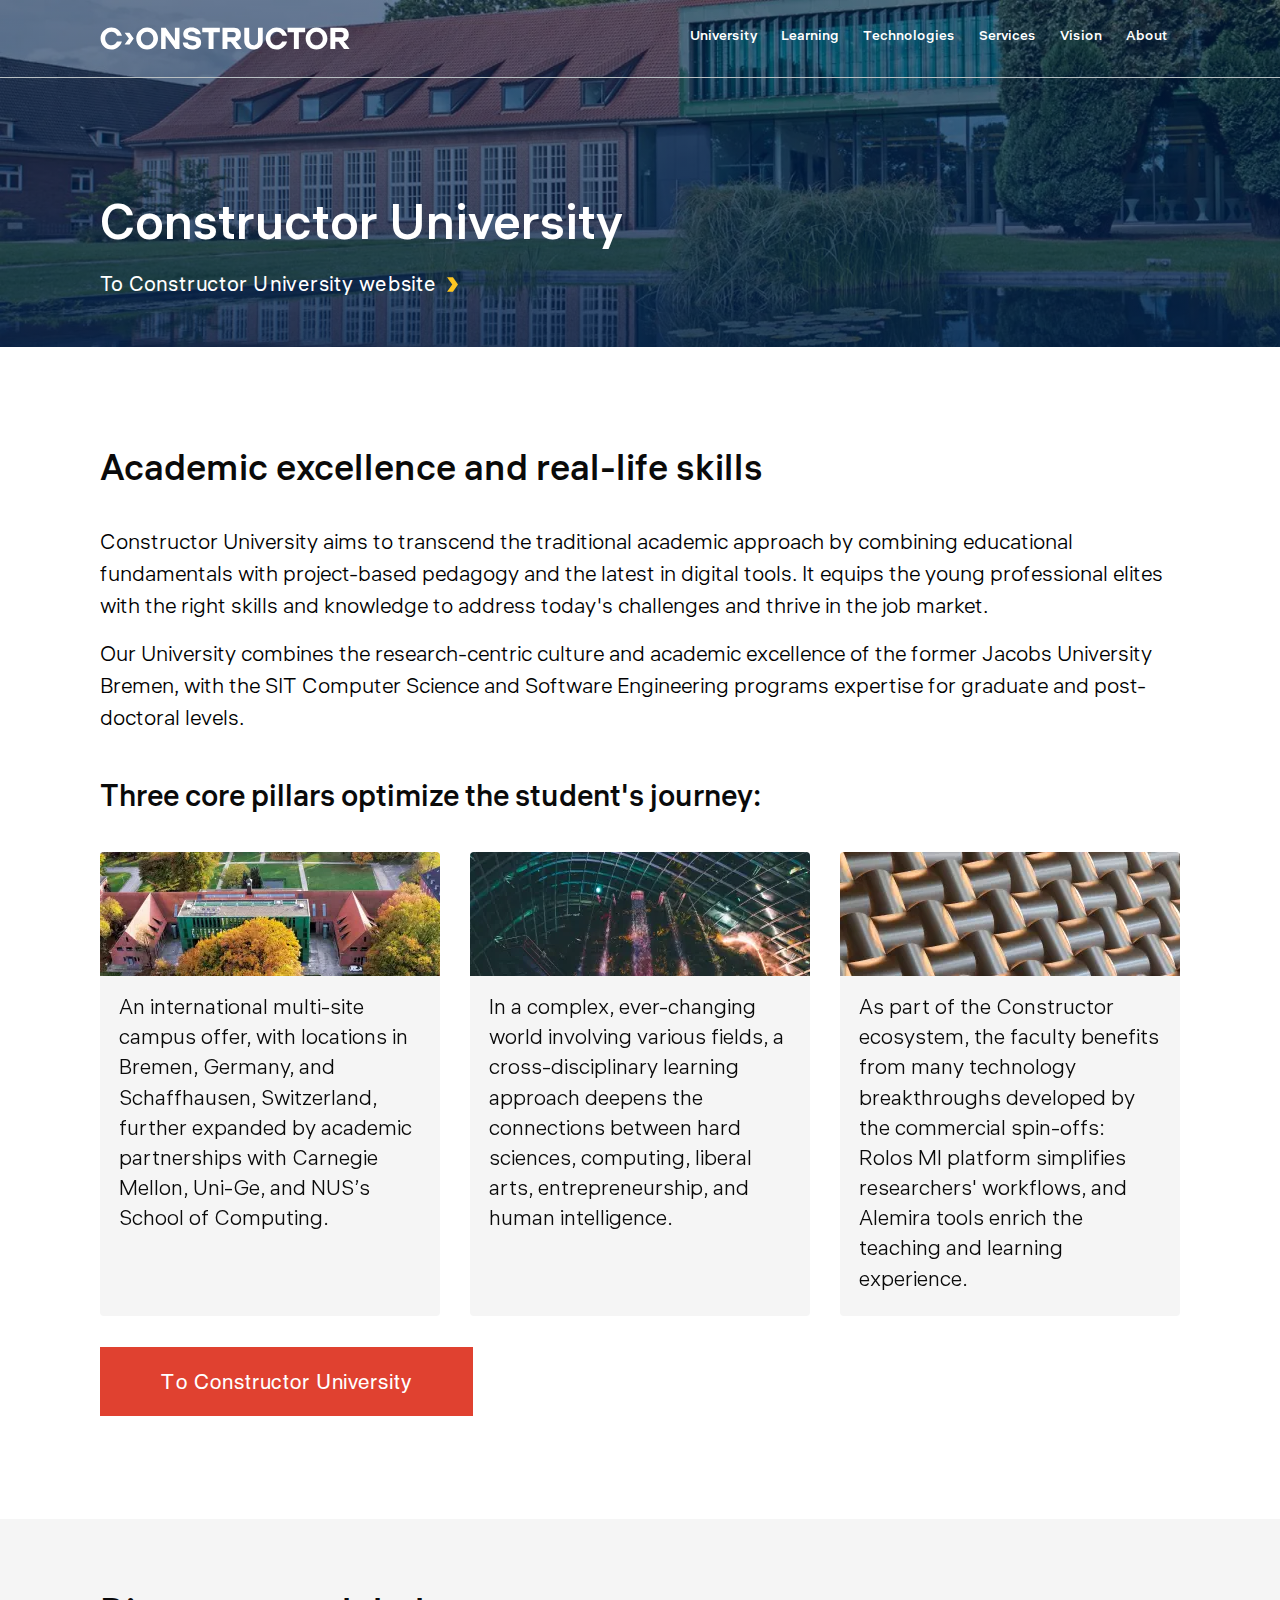
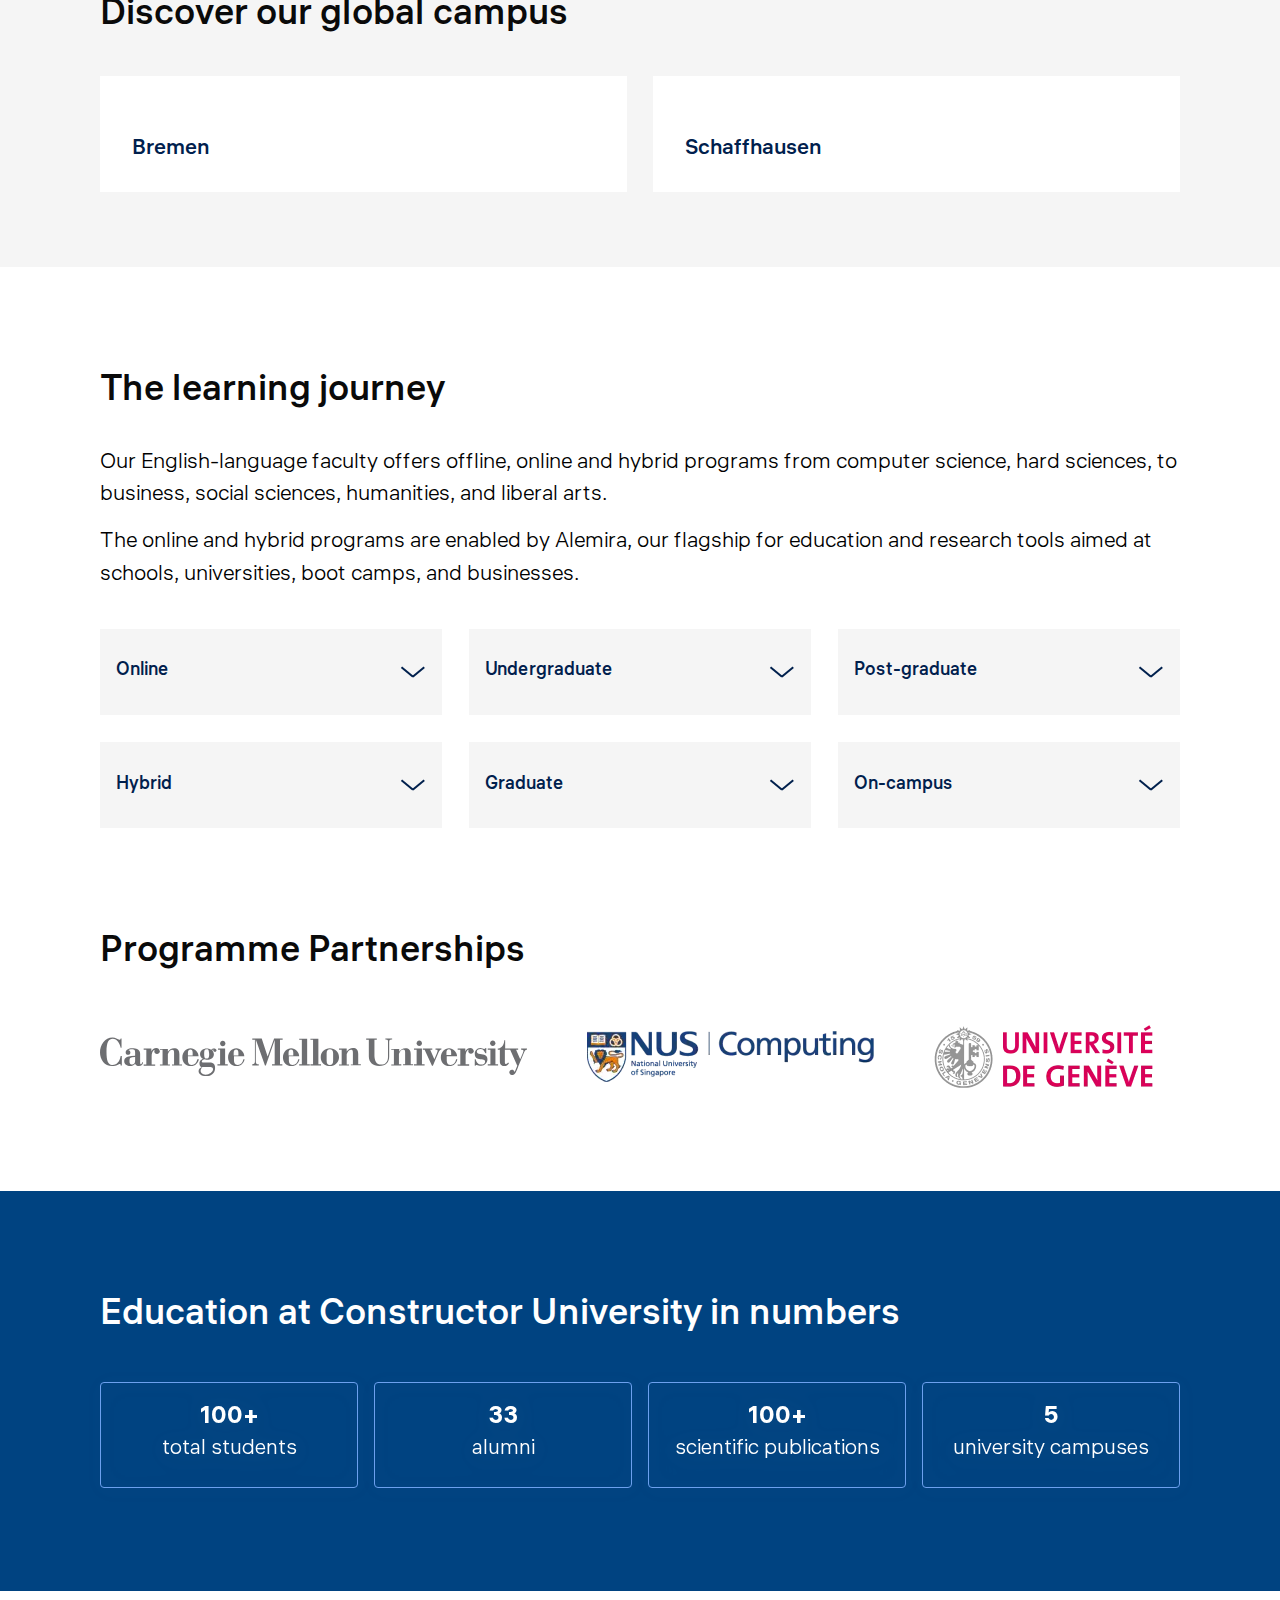
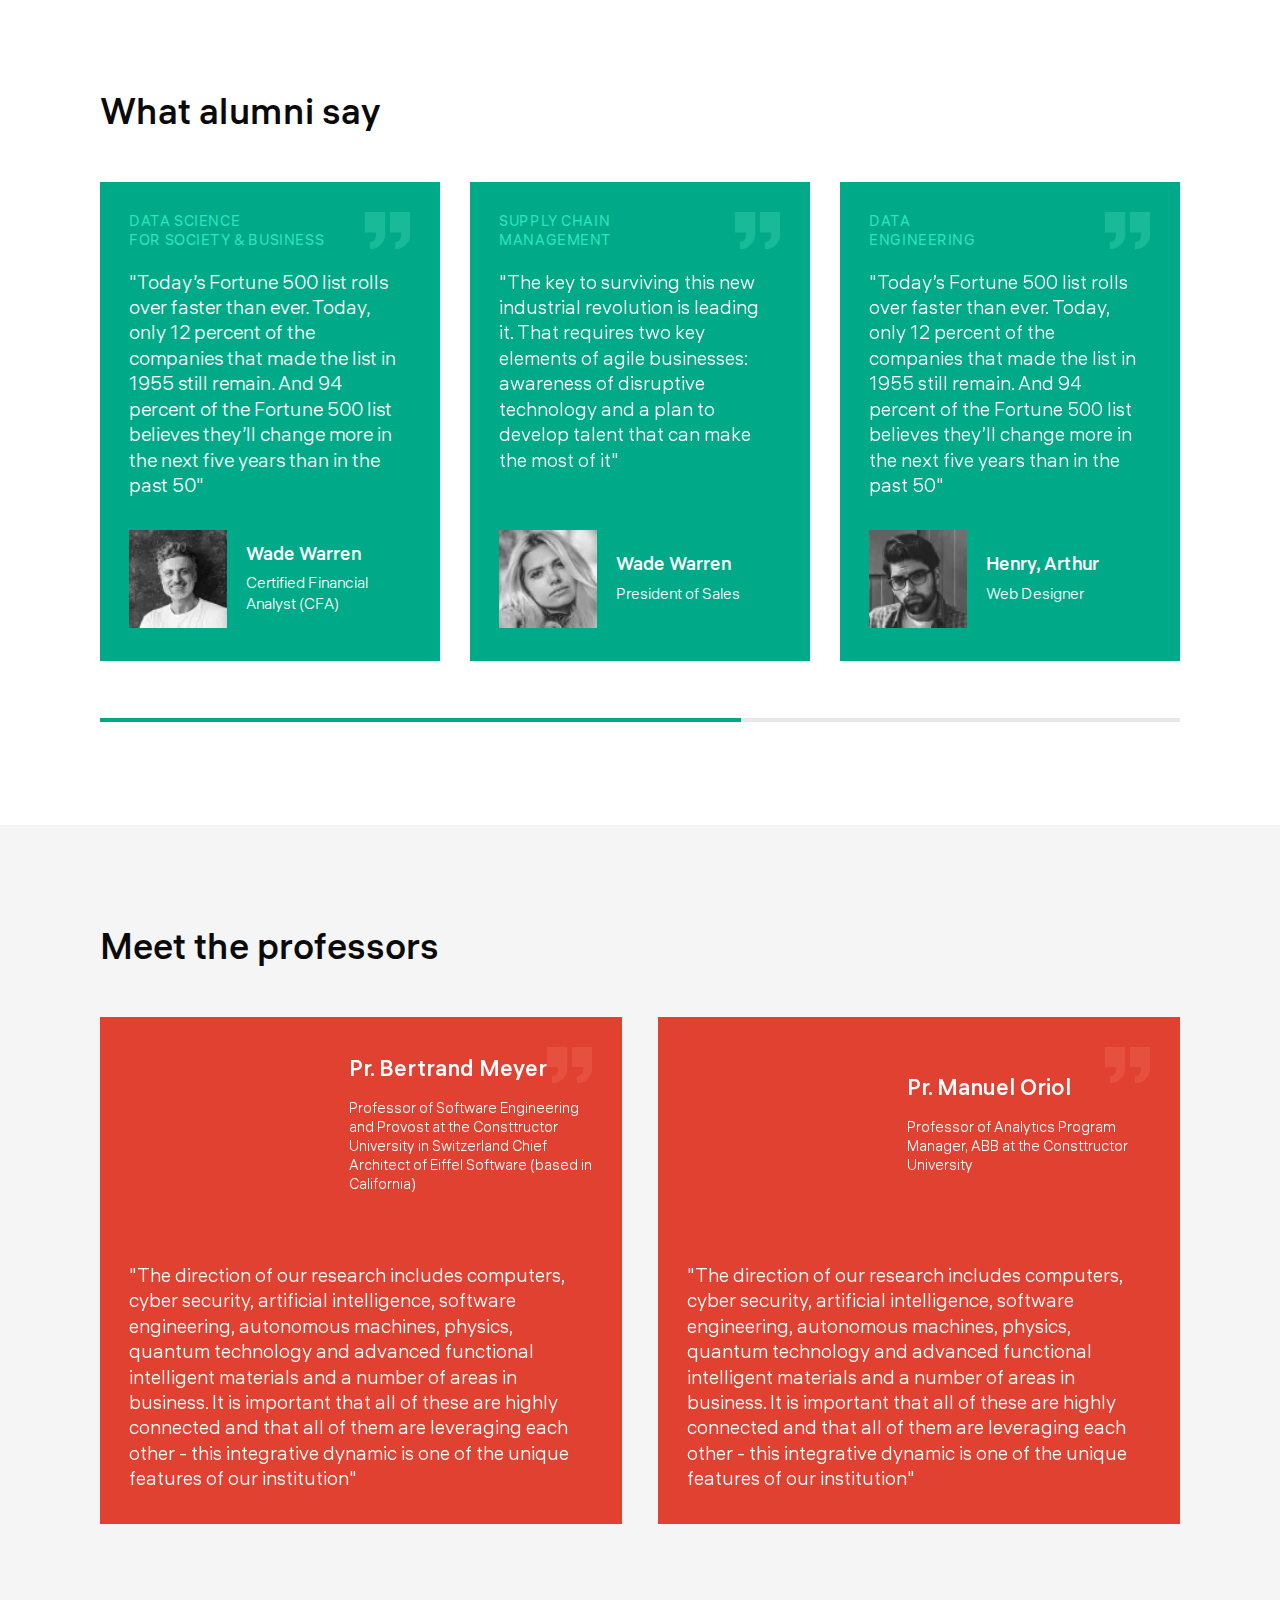
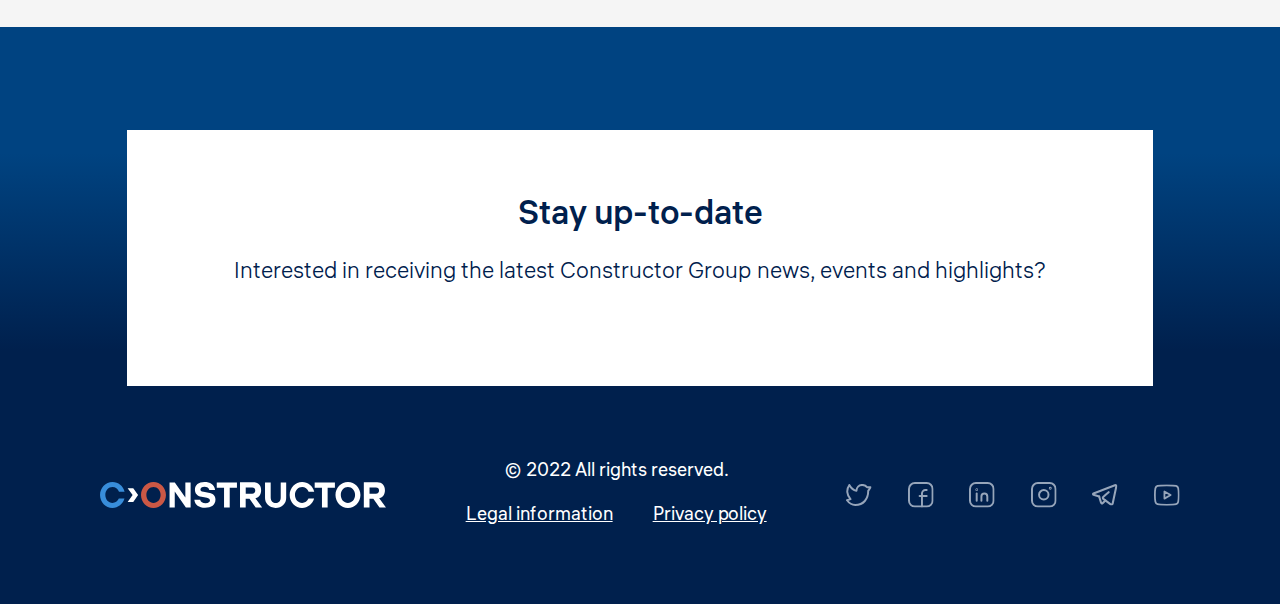
<file: university.html>
<!DOCTYPE html>
<html prefix="og: http://ogp.me/ns#" lang="en">

<head>
	<title>University</title>
	<meta charset="UTF-8">
	<meta name="format-detection" content="telephone=no">
	<meta property="og:url" content="http://constructor.com">
	<meta property="og:type" content="article">
	<meta property="og:title" content="Title">
	<meta property="og:description" content="Description">
	<meta property="og:image" content="http://static01.nyt.com/images/2015/02/19/arts/international/19iht-btnumbers19A/19iht-btnumbers19A-facebookJumbo-v2.jpg">
	<meta property="og:image:width" content="630">
	<meta property="og:image:height" content="390">
	<meta property="og:site_name" content="Name">
	<link rel="stylesheet" href="css/style.min.css?_v=20221217124920">
	<meta name="viewport" content="width=device-width, initial-scale=1.0">
	<script charset="utf-8" type="text/javascript" src=" https://js.hsforms.net/forms/v2.js ?_v=20221217124920"></script>
</head>

<body>
	<div class="wrapper">
		<header class="header">
			<div class="header__container">
				<a href="index.html" class="header__logo">
					<svg width="268" height="25" viewBox="0 0 268 25" fill="none" xmlns="http://www.w3.org/2000/svg">
						<path d="M208.14 23.9043H213.441V5.80643H220.248V0.947266H201.333V5.80643H208.14V23.9043Z" fill="white" />
						<path d="M189.565 24.4003C194.914 24.4003 199.436 20.7312 200.798 15.7728H195.546C194.428 18.1528 192.191 19.7891 189.565 19.7891C185.869 19.7891 182.903 16.5166 182.903 12.5003C182.903 8.48407 185.869 5.26115 189.614 5.26115C192.288 5.26115 194.622 6.8974 195.692 9.42615H200.895C199.582 4.31907 195.011 0.649902 189.614 0.649902C183.195 0.649902 177.943 5.95532 177.943 12.5003C177.943 19.0949 183.195 24.4003 189.565 24.4003Z" fill="white" />
						<path d="M164.716 24.301C170.746 24.301 174.685 20.2848 174.685 15.2273V0.947266H169.579V14.4835C169.579 18.3014 167.342 19.7393 164.911 19.7393C162.48 19.7393 160.194 18.3014 160.194 14.4835V0.947266H154.894V15.3264C154.845 19.9377 158.687 24.301 164.716 24.301Z" fill="white" />
						<path d="M142.737 11.2604H136.853V5.60788H142.834C144.779 5.60788 145.752 6.69871 145.752 8.38455C145.752 10.0208 144.828 11.2604 142.737 11.2604ZM145.898 15.4254C150.323 14.2354 151.247 10.8141 151.247 8.08704C151.247 4.02121 148.815 0.897461 143.953 0.897461H131.504V23.9041H136.804V15.9212H140.403L146.141 23.9041H152.219L145.898 15.4254Z" fill="white" />
						<path d="M116.576 23.9043H121.876V5.80643H128.635V0.947266H109.768V5.80643H116.576V23.9043Z" fill="white" />
						<path d="M98.8754 24.2513C104.711 24.2513 108.552 21.7722 108.552 16.7147C108.552 12.5001 105.878 11.0126 102.036 10.368L97.4165 9.57468C95.0338 9.17801 94.4989 8.43426 94.4989 7.4426C94.4989 5.85593 95.8605 4.86426 98.2918 4.86426C100.529 4.86426 102.328 5.6576 102.814 7.93843H108.212C107.58 2.9801 103.446 0.600098 98.2918 0.600098C92.7484 0.600098 89.3445 3.37677 89.3445 7.7401C89.3445 11.1613 91.4354 13.4422 95.5687 14.1859L100.577 15.0784C102.231 15.3759 103.398 16.3676 103.398 17.6072C103.398 18.9955 102.085 19.9872 99.3616 19.9872C96.5899 19.9872 94.5476 18.9459 94.2558 16.913H88.8096C89.2958 21.7226 92.9915 24.2513 98.8754 24.2513Z" fill="white" />
						<path d="M65.6145 23.9043H70.4772V9.37643L80.8834 23.9043H85.3084V0.947266H80.3971V14.8306L70.5258 0.947266H65.6145V23.9043Z" fill="white" />
						<path class="o" d="M50.5889 19.7888C46.8933 19.7888 43.927 16.5163 43.927 12.5001C43.927 8.4838 46.8933 5.26089 50.5889 5.26089C54.2846 5.26089 57.2508 8.4838 57.2508 12.5001C57.2508 16.5659 54.2846 19.7888 50.5889 19.7888ZM50.5889 0.699219C44.1702 0.699219 38.9185 6.00464 38.9185 12.5496C38.9185 19.0946 44.1702 24.4001 50.5889 24.4001C57.0077 24.4001 62.2594 19.0946 62.2594 12.5496C62.2594 6.00464 57.0077 0.699219 50.5889 0.699219Z" fill="white" />
						<path d="M26.4207 18.8466H31.6724L36.1947 12.5495L31.6724 6.25244H26.4207L31.0888 12.5495L26.4207 18.8466Z" fill="white" />
						<path class="c" d="M12.2223 24.4003C17.5712 24.4003 22.0449 20.7312 23.4551 15.7728H18.2034C17.085 18.1528 14.8481 19.7891 12.2223 19.7891C8.52663 19.7891 5.56038 16.5166 5.56038 12.5003C5.56038 8.48407 8.52663 5.26115 12.2709 5.26115C14.9454 5.26115 17.2795 6.8974 18.3493 9.42615H23.5524C22.2394 4.31907 17.6685 0.649902 12.2709 0.649902C5.85214 0.649902 0.600433 5.95532 0.600433 12.5003C0.551806 19.0949 5.80352 24.4003 12.2223 24.4003Z" fill="white" />
						<path d="M258.518 11.2604H252.634V5.60788H258.615C260.56 5.60788 261.533 6.69871 261.533 8.38455C261.533 10.0208 260.609 11.2604 258.518 11.2604ZM261.679 15.4254C266.104 14.2354 267.028 10.8141 267.028 8.08704C267.028 4.02121 264.596 0.897461 259.734 0.897461H247.285V23.9041H252.586V15.9212H256.184L261.922 23.9041H268L261.679 15.4254Z" fill="white" />
						<path d="M232.405 19.7888C228.709 19.7888 225.743 16.5163 225.743 12.5001C225.743 8.4838 228.709 5.26089 232.405 5.26089C236.101 5.26089 239.116 8.4838 239.116 12.5001C239.116 16.5659 236.101 19.7888 232.405 19.7888ZM232.454 0.699219C226.035 0.699219 220.783 6.00463 220.783 12.5496C220.783 19.0946 226.035 24.4001 232.454 24.4001C238.872 24.4001 244.124 19.0946 244.124 12.5496C244.076 6.00463 238.824 0.699219 232.454 0.699219Z" fill="white" />
					</svg>
				</a>
				<div class="header__menu menu">
					<button type="button" class="menu__icon icon-menu"></button>
					<nav class="menu__body">
						<ul class="menu__list">
							<li class="menu__item"><a href="university.html" class="menu__link">University</a></li>
							<li class="menu__item"><a href="learning.html" class="menu__link">Learning</a></li>
							<li class="menu__item"><a href="technologies.html" class="menu__link">Technologies</a></li>
							<li class="menu__item"><a href="services.html" class="menu__link">Services</a></li>
							<li class="menu__item"><a href="vision.html" class="menu__link">Vision</a></li>
							<li class="menu__item menu__item--about">
								<a href="" class="menu__link menu__link--about">About</a>
								<nav class="menu__submenu">
									<ul class="menu__sublist">
										<li class="menu__subitem"><a href="#" class="menu__sublink">News & Events</a></li>
										<li class="menu__subitem"><a href="#" class="menu__sublink">Key people</a></li>
										<li class="menu__subitem"><a href="#" class="menu__sublink">Careers</a></li>
									</ul>
									<a href="#" class="menu__sublist-btn">Get in touch</a>
								</nav>
							</li>
						</ul>
					</nav>
				</div>
			</div>
		</header>
		<main class="page page__university">
			<section class="university-top top">
				<div class="top__container">
					<h2 class="top__title">Constructor University</h2>
					<a href="#" class="top__link link link_y">To Constructor University website</a>
				</div>
			</section>
			<section class="excellence">
				<div class="excellence__container">
					<h2 class="excellence__title title title_b">Academic excellence and real-life skills</h2>
					<p class="excellence__text text">Constructor University aims to transcend the traditional academic
						approach by combining educational fundamentals with project-based pedagogy and the latest in
						digital tools. It equips the young professional elites with the right skills and knowledge to
						address today's challenges and thrive in the job market.</p>
					<p class="excellence__text text">Our University combines the research-centric culture and academic
						excellence of the former Jacobs University Bremen, with the SIT Computer Science and Software
						Engineering programs expertise for graduate and post-doсtoral levels.</p>
					<div class="excellence__subtitle">Three core pillars optimize the student's journey:</div>
					<div class="excellence__slider swiper">
						<div class="excellence__wrapper swiper-wrapper">
							<div class="excellence__slide swiper-slide slide-excellence">
								<picture><source data-srcset="img/excellence/01.webp, img/excellence/01@2x.webp 2x" srcset="[data-uri]" type="image/webp"><img src="[data-uri]"  class="slide-excellence__image" data-src="img/excellence/01.jpg" srcset="img/excellence/01@2x.jpg 2x" alt="Image"></picture>
								<div class="slide-excellence__content">
									<p class="slide-excellence__text">
										An international multi-site campus offer, with locations in Bremen, Germany, and
										Schaffhausen, Switzerland, further expanded by academic partnerships with
										Carnegie Mellon, Uni-Ge, and NUS’s School of Computing.
									</p>
								</div>
							</div>
							<div class="excellence__slide swiper-slide slide-excellence">
								<picture><source data-srcset="img/excellence/02.webp, img/excellence/02@2x.webp 2x" srcset="[data-uri]" type="image/webp"><img src="[data-uri]"  class="slide-excellence__image" data-src="img/excellence/02.jpg" srcset="img/excellence/02@2x.jpg 2x" alt="Image"></picture>
								<div class="slide-excellence__content">
									<p class="slide-excellence__text">
										In a complex, ever-changing world involving various fields, a cross-disciplinary
										learning approach deepens the connections between hard sciences, computing,
										liberal arts, entrepreneurship, and human intelligence.
									</p>
								</div>
							</div>
							<div class="excellence__slide swiper-slide slide-excellence">
								<picture><source data-srcset="img/excellence/03.webp, img/excellence/03@2x.webp 2x" srcset="[data-uri]" type="image/webp"><img src="[data-uri]"  class="slide-excellence__image" data-src="img/excellence/03.jpg" srcset="img/excellence/03@2x.jpg 2x" alt="Image"></picture>
								<div class="slide-excellence__content">
									<p class="slide-excellence__text">
										As part of the Constructor ecosystem, the faculty benefits from many technology
										breakthroughs developed by the commercial spin-offs: Rolos MI platform
										simplifies researchers' workflows, and Alemira tools enrich the teaching and
										learning experience.
									</p>
								</div>
							</div>
						</div>
					</div>
					<a href="#" class="excellence__btn button">To Constructor University</a>
				</div>
			</section>
			<section class="campus">
				<div class="campus__container">
					<h2 class="campus__title title title_b">Discover our global campus</h2>
					<ul class="campus__list">
						<li class="campus__item">
							<span>Bremen</span>
						</li>
						<li class="campus__item">
							<span>Schaffhausen</span>
						</li>
					</ul>
				</div>
			</section>
			<section class="journey">
				<div class="journey__container">
					<h2 class="journey__title title title_b">The learning journey</h2>
					<p class="journey__text text">
						Our English-language faculty offers offline, online and hybrid programs from computer science,
						hard sciences, to business, social sciences, humanities, and liberal arts.
					</p>
					<p class="journey__text text">
						The online and hybrid programs are enabled by Alemira, our flagship for education and research
						tools aimed at schools, universities, boot camps, and businesses.
					</p>
					<div class="journey__spollers spollers" data-spollers data-spollers-speed="200">
						<div class="spollers__item">
							<button type="button" data-spoller class="spollers__title">Online</button>
							<div class="spollers__body">
								<p class="spollers__text text">
									Information about the level
								</p>
								<a href="#" class="spollers__btn btn btn_r">Learn more</a>
							</div>
						</div>
						<div class="spollers__item">
							<button type="button" data-spoller class="spollers__title">Undergraduate</button>
							<div class="spollers__body">
								<p class="spollers__text text">
									Information about the level
								</p>
								<a href="#" class="spollers__btn btn btn_r">Learn more</a>
							</div>
						</div>
						<div class="spollers__item">
							<button type="button" data-spoller class="spollers__title">Post-graduate</button>
							<div class="spollers__body">
								<p class="spollers__text text">
									Information about the level
								</p>
								<a href="#" class="spollers__btn btn btn_r">Learn more</a>
							</div>
						</div>
						<div class="spollers__item">
							<button type="button" data-spoller class="spollers__title">Hybrid</button>
							<div class="spollers__body">
								<p class="spollers__text text">
									Information about the level
								</p>
								<a href="#" class="spollers__btn btn btn_r">Learn more</a>
							</div>
						</div>
						<div class="spollers__item">
							<button type="button" data-spoller class="spollers__title">Graduate</button>
							<div class="spollers__body">
								<p class="spollers__text text">
									Information about the level
								</p>
								<a href="#" class="spollers__btn btn btn_r">Learn more</a>
							</div>
						</div>
						<div class="spollers__item">
							<button type="button" data-spoller class="spollers__title">On-campus</button>
							<div class="spollers__body">
								<p class="spollers__text text">
									Information about the level
								</p>
								<a href="#" class="spollers__btn btn btn_r">Learn more</a>
							</div>
						</div>
					</div>
				</div>
			</section>
			<section class="partnerships">
				<div class="partnerships__container">
					<h2 class="partnerships__title title title_b">Programme Partnerships</h2>
					<div class="partnerships__slider swiper">
						<div class="partnerships__wrapper swiper-wrapper">
							<div class="partnerships__slide swiper-slide">
								<img src="img/logos/mellon.svg" alt="Logo">
							</div>
							<div class="partnerships__slide swiper-slide">
								<picture><source srcset="img/logos/nus.webp" type="image/webp"><img src="img/logos/nus.png" alt="Logo"></picture>
							</div>
							<div class="partnerships__slide swiper-slide">
								<picture><source srcset="img/logos/universite.webp" type="image/webp"><img src="img/logos/universite.png" alt="Logo"></picture>
							</div>
						</div>
					</div>
				</div>
			</section>
			<section class="education">
				<div class="education__container">
					<h2 class="education__title title title_w">Education at Constructor University in numbers</h2>
					<div class="education__statistic statistic">
						<div class="statistic__items">
							<div class="statistic__item">
								<strong class="statistic__item-title">100+</strong>
								<p class="statistic__item-text text">total students</p>
							</div>
							<div class="statistic__item">
								<strong class="statistic__item-title">33</strong>
								<p class="statistic__item-text text">alumni</p>
							</div>
							<div class="statistic__item">
								<strong class="statistic__item-title">100+</strong>
								<p class="statistic__item-text text">scientific publications</p>
							</div>
							<div class="statistic__item">
								<strong class="statistic__item-title">5</strong>
								<p class="statistic__item-text text">university campuses</p>
							</div>
						</div>
					</div>
				</div>

			</section>
			<section class="alumni">
				<div class="alumni__container">
					<h2 class="alumni__title title title_b">What alumni say</h2>
					<div class="alumni__slider swiper">
						<div class="alumni__wrapper swiper-wrapper">
							<div class="alumni__slide slide-reviews swiper-slide">
								<h5 class="slide-reviews__title">Data Science <br>for Society & Business</h5>
								<blockquote class="slide-reviews__text">
									"Today’s Fortune 500 list rolls over faster than ever. Today, only 12 percent of the
									companies that made the list in 1955 still remain. And 94 percent of the Fortune 500
									list believes they’ll change more in the next five years than in the past 50"
								</blockquote>
								<div class="slide-reviews__author">
									<picture><source data-srcset="img/persons/person7.webp, img/persons/person7@2x.webp 2x" srcset="[data-uri]" type="image/webp"><img src="[data-uri]"  class="slide-reviews__author-image" data-src="img/persons/person7.jpg" srcset="img/persons/person7@2x.jpg 2x" alt="Autor"></picture>
									<div class="slide-reviews__author-content">
										<div class="slide-reviews__author-name">Wade Warren</div>
										<div class="slide-reviews__author-text">
											Certified Financial Analyst (CFA)
										</div>
									</div>
								</div>
							</div>
							<div class="alumni__slide slide-reviews swiper-slide">
								<h5 class="slide-reviews__title">Supply Chain <br>Management</h5>
								<blockquote class="slide-reviews__text">
									"The key to surviving this new industrial revolution is leading it. That requires
									two key elements of agile businesses: awareness of disruptive technology and a plan
									to develop talent that can make the most of it"
								</blockquote>
								<div class="slide-reviews__author">
									<picture><source data-srcset="img/persons/person8.webp, img/persons/person8@2x.webp 2x" srcset="[data-uri]" type="image/webp"><img src="[data-uri]"  class="slide-reviews__author-image" data-src="img/persons/person8.jpg" srcset="img/persons/person8@2x.jpg 2x" alt="Autor"></picture>
									<div class="slide-reviews__author-content">
										<div class="slide-reviews__author-name">Wade Warren</div>
										<div class="slide-reviews__author-text">
											President of Sales
										</div>
									</div>
								</div>
							</div>
							<div class="alumni__slide slide-reviews swiper-slide">
								<h5 class="slide-reviews__title">Data <br>Engineering</h5>
								<blockquote class="slide-reviews__text">
									"Today’s Fortune 500 list rolls over faster than ever. Today, only 12 percent of the
									companies that made the list in 1955 still remain. And 94 percent of the Fortune 500
									list believes they’ll change more in the next five years than in the past 50"
								</blockquote>
								<div class="slide-reviews__author">
									<picture><source data-srcset="img/persons/person9.webp, img/persons/person9@2x.webp 2x" srcset="[data-uri]" type="image/webp"><img src="[data-uri]"  class="slide-reviews__author-image" data-src="img/persons/person9.jpg" srcset="img/persons/person9@2x.jpg 2x" alt="Autor"></picture>
									<div class="slide-reviews__author-content">
										<div class="slide-reviews__author-name">Henry, Arthur</div>
										<div class="slide-reviews__author-text">
											Web Designer
										</div>
									</div>
								</div>
							</div>
							<div class="alumni__slide slide-reviews swiper-slide">
								<h5 class="slide-reviews__title">Data
									Engineering</h5>
								<blockquote class="slide-reviews__text">
									"Today’s Fortune 500 list rolls over faster than ever. Today, only 12 percent of the
									companies that made the list in 1955 still remain. And 94 percent of the Fortune 500
									list believes they’ll change more in the next five years than in the past 50"
								</blockquote>
								<div class="slide-reviews__author">
									<picture><source data-srcset="img/persons/person7.webp, img/persons/person7@2x.webp 2x" srcset="[data-uri]" type="image/webp"><img src="[data-uri]"  class="slide-reviews__author-image" data-src="img/persons/person7.jpg" srcset="img/persons/person7@2x.jpg 2x" alt="Autor"></picture>
									<div class="slide-reviews__author-content">
										<div class="slide-reviews__author-name">Henry, Arthur</div>
										<div class="slide-reviews__author-text">
											Web Designer
										</div>
									</div>
								</div>
							</div>
							<div class="alumni__slide slide-reviews swiper-slide">
								<h5 class="slide-reviews__title">Data
									Engineering</h5>
								<blockquote class="slide-reviews__text">
									"Today’s Fortune 500 list rolls over faster than ever. Today, only 12 percent of the
									companies that made the list in 1955 still remain. And 94 percent of the Fortune 500
									list believes they’ll change more in the next five years than in the past 50"
								</blockquote>
								<div class="slide-reviews__author">
									<picture><source data-srcset="img/persons/person7.webp, img/persons/person7@2x.webp 2x" srcset="[data-uri]" type="image/webp"><img src="[data-uri]"  class="slide-reviews__author-image" data-src="img/persons/person7.jpg" srcset="img/persons/person7@2x.jpg 2x" alt="Autor"></picture>
									<div class="slide-reviews__author-content">
										<div class="slide-reviews__author-name">Henry, Arthur</div>
										<div class="slide-reviews__author-text">
											Web Designer
										</div>
									</div>
								</div>
							</div>
						</div>
						<div class="swiper-scrollbar"></div>
					</div>
				</div>
			</section>
			<section class="professors">
				<div class="professors__container">
					<h2 class="professors__title title title_b">Meet the professors</h2>
					<div class="professors__slider swiper">
						<div class="professors__wrapper swiper-wrapper">
							<div class="professors__slide swiper-slide slide-professors">
								<div class="slide-professors__author">
									<picture><source data-srcset="img/persons/person10.webp, img/persons/person10@2x.webp 2x" srcset="[data-uri]" type="image/webp"><img src="[data-uri]"  class="slide-professors__author-image" data-src="img/persons/person10.jpg" srcset="img/persons/person10@2x.jpg 2x" alt="Autor"></picture>
									<div class="slide-professors__author-content">
										<div class="slide-professors__author-name">Pr. Bertrand Meyer</div>
										<div class="slide-professors__author-text">
											Professor of Software Engineering and Provost at the Consttructor University
											in Switzerland Chief Architect of Eiffel Software (based in California)
										</div>
									</div>
								</div>
								<blockquote class="slide-professors__text">
									"The direction of our research includes computers, cyber security, artificial
									intelligence, software engineering, autonomous machines, physics, quantum
									technology and advanced functional intelligent materials and a number of areas
									in business. It is important that all of these are highly connected and that all
									of them are leveraging each other - this integrative dynamic is one of the
									unique features of our institution"
								</blockquote>
							</div>
							<div class="professors__slide swiper-slide slide-professors">
								<div class="slide-professors__author">
									<picture><source data-srcset="img/persons/person11.webp, img/persons/person11@2x.webp 2x" srcset="[data-uri]" type="image/webp"><img src="[data-uri]"  class="slide-professors__author-image" data-src="img/persons/person11.jpg" srcset="img/persons/person11@2x.jpg 2x" alt="Autor"></picture>
									<div class="slide-professors__author-content">
										<div class="slide-professors__author-name">Pr. Manuel Oriol</div>
										<div class="slide-professors__author-text">
											Professor of Analytics Program Manager, ABB at the Consttructor University
										</div>
									</div>
								</div>
								<blockquote class="slide-professors__text">
									"The direction of our research includes computers, cyber security, artificial
									intelligence, software engineering, autonomous machines, physics, quantum technology
									and advanced functional intelligent materials and a number of areas in business. It
									is important that all of these are highly connected and that all of them are
									leveraging each other - this integrative dynamic is one of the unique features of
									our institution"
								</blockquote>
							</div>
						</div>
					</div>
				</div>
			</section>
			<section class="university-bottom">
				<div class="university-bottom__container">
					<h2 class="university-bottom__title">Form</h2>
					<div class="university-bottom__form main-form">
						<h6 class="main-form__title">Stay up-to-date</h6>
						<div class="main-form__text">Interested in receiving the latest Constructor Group news, events
							and
							highlights?</div>
						<script>
							hbspt.forms.create({
								регіон: "eu1",
								portalId: "8840549",
								formId: "0eac5af5-4e00-4a3f-9a62-509e76d33ffe"
							});
						</script>
					</div>
				</div>
			</section>
		</main>
		<footer class="footer">
			<div class="footer__container">
				<a href="" class="footer__logo"><img src="img/footer-logo.svg" alt="Footer Logo"></a>
				<div class="footer__info">
					<div class="footer__rights">© 2022 All rights reserved.</div>
					<div class="footer__links">
						<a href="#" class="footer__link">Legal information</a>
						<a href="#" class="footer__link">Privacy policy</a>
					</div>
				</div>
				<div class="footer__social">
					<a href="#" class="footer__social-link">
						<svg width="20" height="17" viewBox="0 0 20 17" fill="none" xmlns="http://www.w3.org/2000/svg">
							<g clip-path="url(#clip0_1406_6328)">
								<path d="M16.95 5.25C16.95 11.55 13.35 16.05 7.05 16.05C3.45 16.05 2.01 14.17 0.75 12.45M0.75 12.45L3.45 11.55C0.44 8.51 0.22 4.01 2.55 0.75C3.66 2.81 5.72 4.71 7.95 5.25C8.04 2.65 9.8 0.75 12.45 0.75C14.25 0.75 15.32 1.44 16.05 2.55H18.75L16.95 5.25" stroke="#96A5BA" stroke-width="1.5" stroke-linecap="round" stroke-linejoin="round" />
							</g>
							<defs>
								<clipPath id="clip0_1406_6328">
									<rect width="19.5" height="16.8" fill="white" />
								</clipPath>
							</defs>
						</svg>
					</a>
					<a href="#" class="footer__social-link">
						<svg width="20" height="20" viewBox="0 0 20 20" fill="none" xmlns="http://www.w3.org/2000/svg">
							<g clip-path="url(#clip0_1406_6330)">
								<path d="M5.25 0.75H14.25C16.73 0.75 18.75 2.76 18.75 5.25V14.25C18.75 16.73 16.74 18.75 14.25 18.75H5.25C2.77 18.75 0.75 16.74 0.75 14.25V5.25C0.75 2.77 2.76 0.75 5.25 0.75Z" stroke="#96A5BA" stroke-width="1.5" stroke-linecap="round" stroke-linejoin="round" />
								<path d="M8.84961 10.6499H14.2496" stroke="#96A5BA" stroke-width="1.5" stroke-linecap="round" stroke-linejoin="round" />
								<path d="M14.2504 6.1499H13.3004C11.8304 6.1499 10.6504 7.3399 10.6504 8.8099V18.7599" stroke="#96A5BA" stroke-width="1.5" stroke-linecap="round" stroke-linejoin="round" />
							</g>
							<defs>
								<clipPath id="clip0_1406_6330">
									<rect width="19.5" height="19.5" fill="white" />
								</clipPath>
							</defs>
						</svg>
					</a>
					<a href="#" class="footer__social-link">
						<svg width="20" height="20" viewBox="0 0 20 20" fill="none" xmlns="http://www.w3.org/2000/svg">
							<g clip-path="url(#clip0_1406_6334)">
								<path d="M5.25 0.75H14.25C16.73 0.75 18.75 2.76 18.75 5.25V14.25C18.75 16.73 16.74 18.75 14.25 18.75H5.25C2.77 18.75 0.75 16.74 0.75 14.25V5.25C0.75 2.77 2.76 0.75 5.25 0.75Z" stroke="#96A5BA" stroke-width="1.5" stroke-linecap="round" stroke-linejoin="round" />
								<path d="M5.87012 8.8501V14.2501" stroke="#96A5BA" stroke-width="1.5" stroke-linecap="round" stroke-linejoin="round" />
								<path d="M9.46973 14.2501V11.1001C9.46973 9.8601 10.4797 8.8501 11.7197 8.8501C12.9597 8.8501 13.9697 9.8601 13.9697 11.1001V14.2501" stroke="#96A5BA" stroke-width="1.5" stroke-linecap="round" stroke-linejoin="round" />
								<path d="M5.87005 5.59009C5.75005 5.59009 5.64005 5.69009 5.65005 5.82009C5.65005 5.94009 5.75005 6.04009 5.88005 6.04009C6.01005 6.04009 6.10005 5.94009 6.10005 5.82009C6.10005 5.70009 6.00005 5.59009 5.87005 5.59009Z" stroke="#96A5BA" stroke-width="1.5" stroke-linecap="round" stroke-linejoin="round" />
							</g>
							<defs>
								<clipPath id="clip0_1406_6334">
									<rect width="19.5" height="19.5" fill="white" />
								</clipPath>
							</defs>
						</svg>
					</a>
					<a href="#" class="footer__social-link">
						<svg width="20" height="20" viewBox="0 0 20 20" fill="none" xmlns="http://www.w3.org/2000/svg">
							<g clip-path="url(#clip0_1406_6342)">
								<path d="M5.25 0.75H14.25C16.73 0.75 18.75 2.76 18.75 5.25V14.25C18.75 16.73 16.74 18.75 14.25 18.75H5.25C2.77 18.75 0.75 16.74 0.75 14.25V5.25C0.75 2.76 2.76 0.75 5.25 0.75Z" stroke="#96A5BA" stroke-width="1.5" stroke-linecap="round" stroke-linejoin="round" />
								<path d="M14.7004 4.45996C14.5104 4.45996 14.3604 4.60996 14.3604 4.79996C14.3604 4.97996 14.5104 5.13996 14.7004 5.13996C14.8904 5.13996 15.0404 4.98996 15.0404 4.79996C15.0404 4.60996 14.8904 4.45996 14.7004 4.45996Z" stroke="#96A5BA" stroke-width="1.5" stroke-linecap="round" stroke-linejoin="round" />
								<path d="M6.15039 9.7499C6.15039 7.7599 7.76039 6.1499 9.75039 6.1499C11.7404 6.1499 13.3504 7.7599 13.3504 9.7499C13.3504 11.7399 11.7404 13.3499 9.75039 13.3499C7.76039 13.3499 6.15039 11.7399 6.15039 9.7499Z" stroke="#96A5BA" stroke-width="1.5" stroke-linecap="round" stroke-linejoin="round" />
							</g>
							<defs>
								<clipPath id="clip0_1406_6342">
									<rect width="19.5" height="19.5" fill="white" />
								</clipPath>
							</defs>
						</svg>
					</a>
					<a href="#" class="footer__social-link">
						<svg width="19" height="16" viewBox="0 0 19 16" fill="none" xmlns="http://www.w3.org/2000/svg">
							<g clip-path="url(#clip0_1406_6339)">
								<path d="M9.72969 11.84L7.65969 13.85C7.29969 14.2 6.69969 14.04 6.55969 13.57L5.17969 9.04004" stroke="#96A5BA" stroke-width="1.5" stroke-linecap="round" stroke-linejoin="round" />
								<path d="M12.0401 5.85999C12.0401 5.85999 9.4501 8.19999 8.1201 9.39999C7.7201 9.75999 7.7601 10.39 8.1901 10.7L13.5701 14.67C14.1001 15.06 14.8501 14.77 14.9901 14.13L17.6301 1.68999C17.7601 1.08999 17.1701 0.589994 16.5901 0.799994L1.0801 6.78999C0.620096 6.96999 0.640096 7.61999 1.1101 7.75999L5.1901 9.02999" stroke="#96A5BA" stroke-width="1.5" stroke-linecap="round" stroke-linejoin="round" />
							</g>
							<defs>
								<clipPath id="clip0_1406_6339">
									<rect width="18.4" height="15.6" fill="white" />
								</clipPath>
							</defs>
						</svg>
					</a>
					<a href="#" class="footer__social-link">
						<svg width="22" height="18" viewBox="0 0 22 18" fill="none" xmlns="http://www.w3.org/2000/svg">
							<g clip-path="url(#clip0_1406_6346)">
								<path d="M20.33 3.29999C20.1 2.29999 19.42 1.49999 18.56 1.22999C17 0.73999 10.75 0.73999 10.75 0.73999C10.75 0.73999 4.5 0.73999 2.94 1.22999C2.08 1.49999 1.4 2.28999 1.17 3.29999C0.75 5.11999 0.75 8.92999 0.75 8.92999C0.75 8.92999 0.75 12.73 1.17 14.56C1.4 15.56 2.08 16.36 2.94 16.63C4.5 17.12 10.75 17.12 10.75 17.12C10.75 17.12 17.01 17.12 18.56 16.63C19.42 16.36 20.1 15.57 20.33 14.56C20.75 12.74 20.75 8.92999 20.75 8.92999C20.75 8.92999 20.75 5.12999 20.33 3.29999Z" stroke="#96A5BA" stroke-width="1.5" stroke-linecap="round" stroke-linejoin="round" />
								<path d="M8.75 11.9299L13.95 8.92993L8.75 5.92993V11.9299Z" stroke="#96A5BA" stroke-width="1.5" stroke-linecap="round" stroke-linejoin="round" />
							</g>
							<defs>
								<clipPath id="clip0_1406_6346">
									<rect width="21.5" height="17.86" fill="white" />
								</clipPath>
							</defs>
						</svg>
					</a>
				</div>
			</div>
		</footer>
	</div>
	<script src="js/app.min.js?_v=20221217124920"></script>
</body>

</html>
</file>
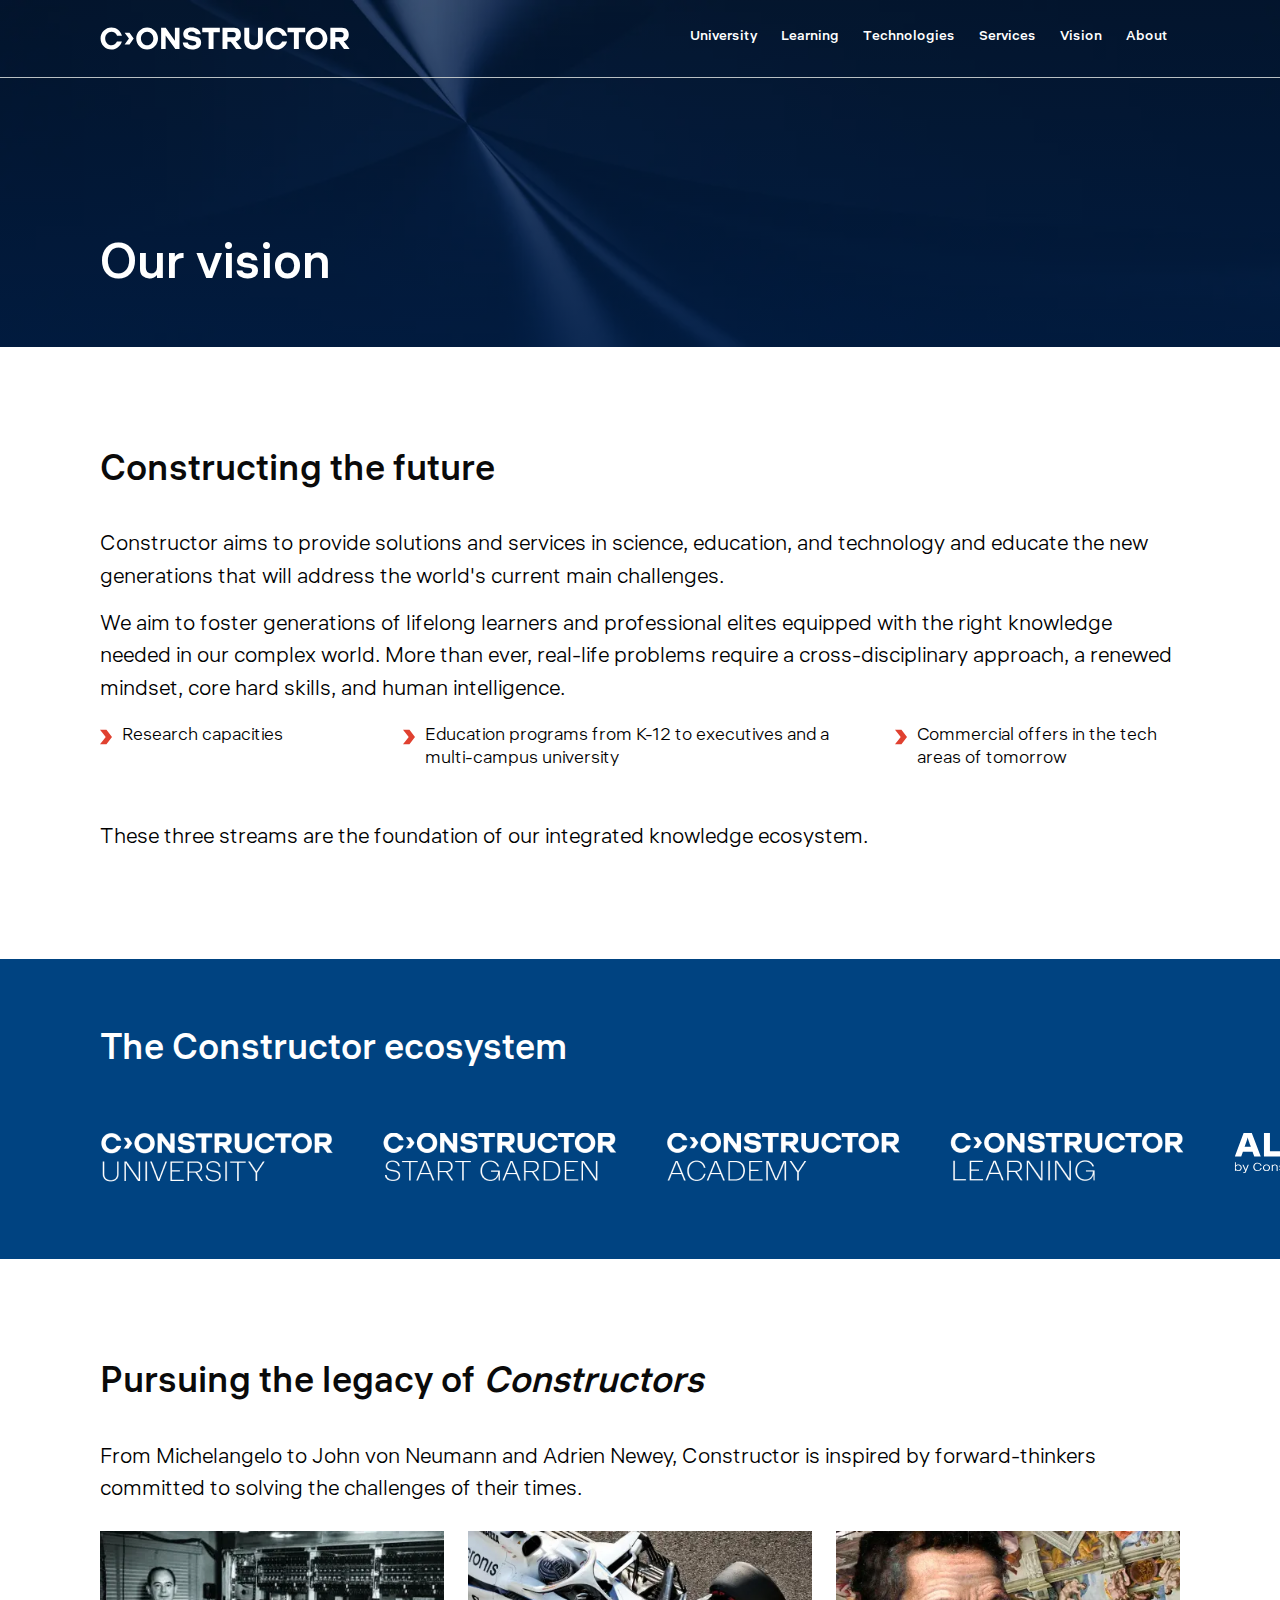
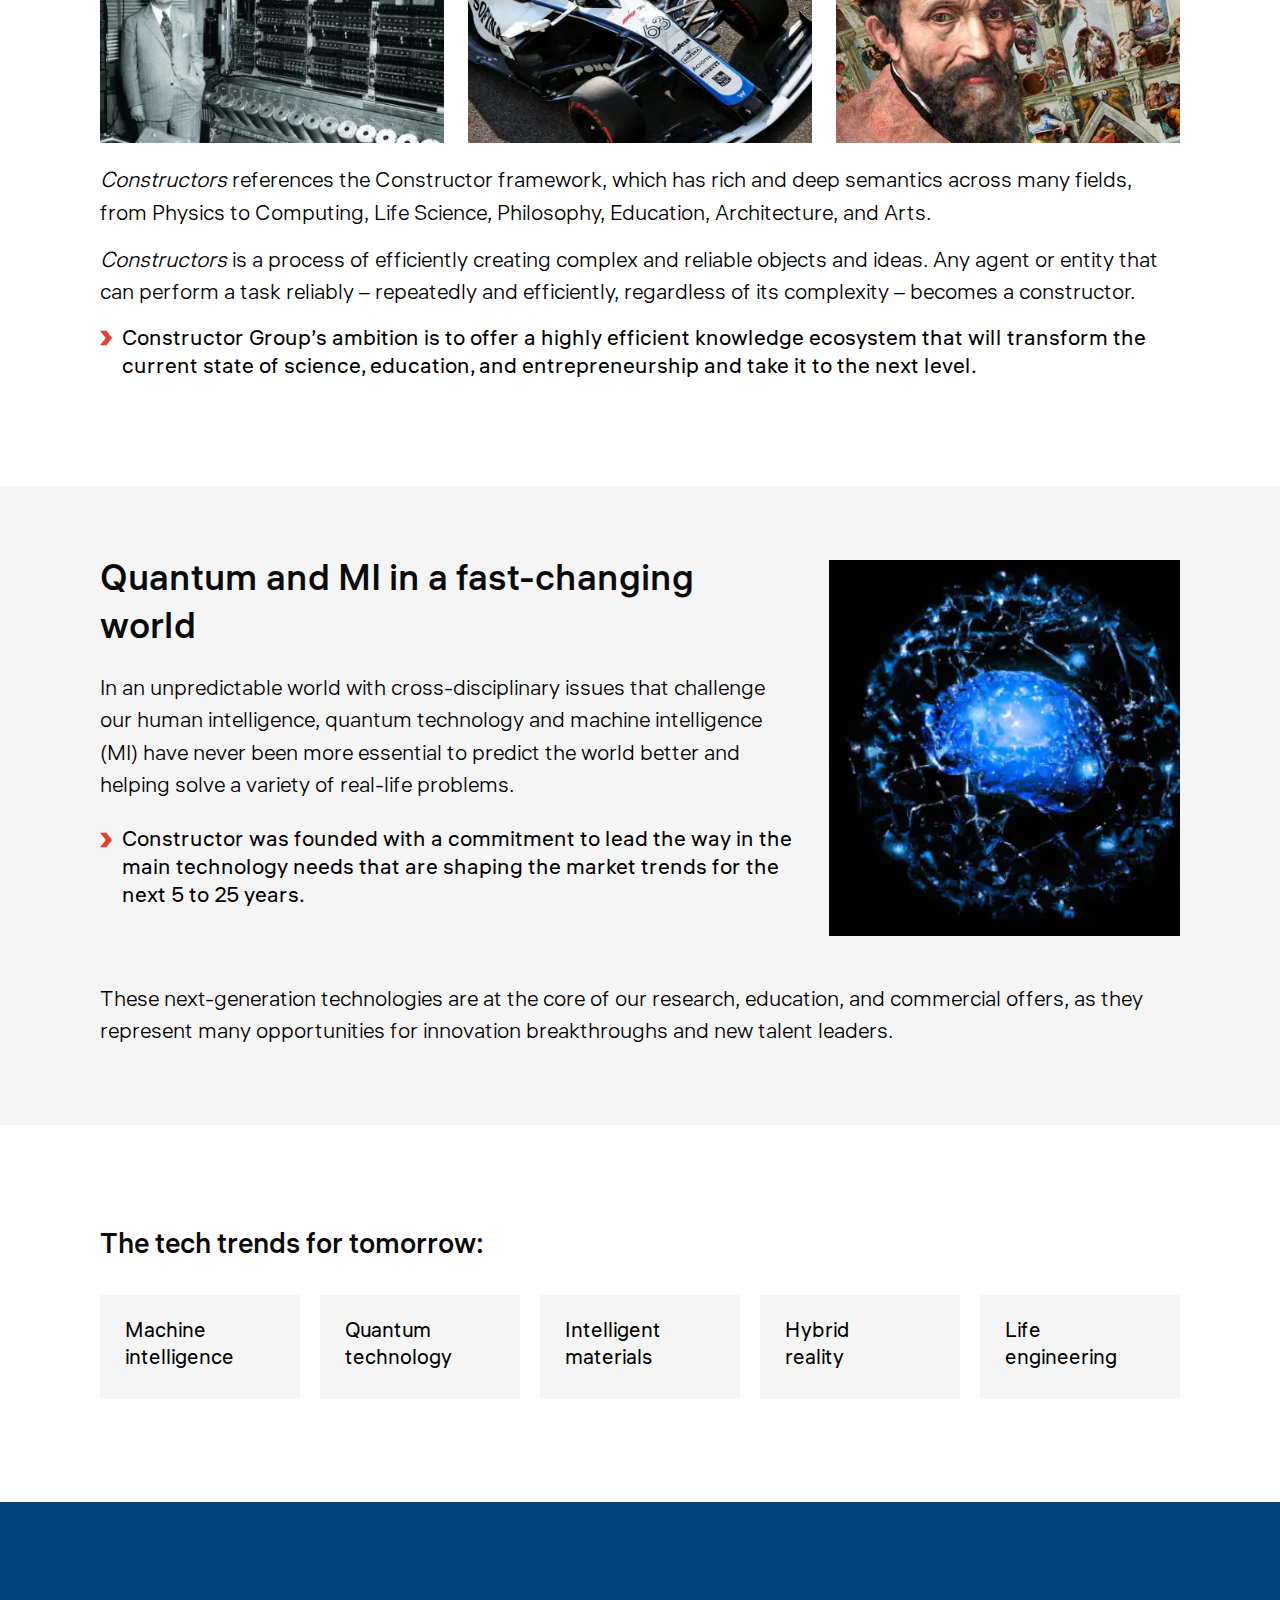
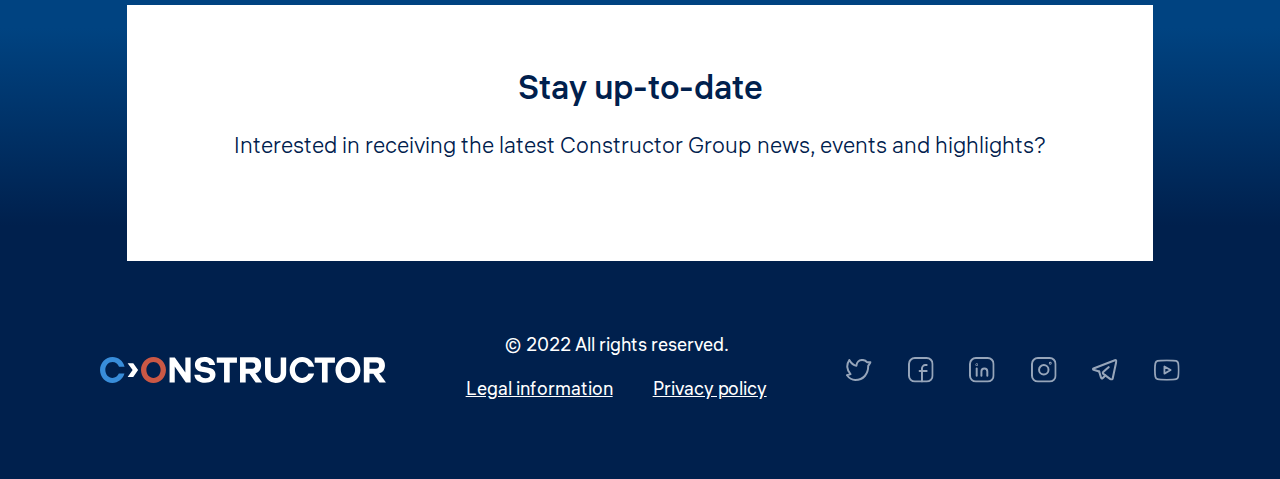
<file: vision.html>
<!DOCTYPE html>
<html prefix="og: http://ogp.me/ns#" lang="en">

<head>
	<title>Vision</title>
	<meta charset="UTF-8">
	<meta name="format-detection" content="telephone=no">
	<meta property="og:url" content="http://constructor.com">
	<meta property="og:type" content="article">
	<meta property="og:title" content="Title">
	<meta property="og:description" content="Description">
	<meta property="og:image" content="http://static01.nyt.com/images/2015/02/19/arts/international/19iht-btnumbers19A/19iht-btnumbers19A-facebookJumbo-v2.jpg">
	<meta property="og:image:width" content="630">
	<meta property="og:image:height" content="390">
	<meta property="og:site_name" content="Name">
	<link rel="stylesheet" href="css/style.min.css?_v=20221217124920">
	<meta name="viewport" content="width=device-width, initial-scale=1.0">
	<script charset="utf-8" type="text/javascript" src=" https://js.hsforms.net/forms/v2.js ?_v=20221217124920"></script>
</head>

<body>
	<div class="wrapper">
		<header class="header">
			<div class="header__container">
				<a href="index.html" class="header__logo">
					<svg width="268" height="25" viewBox="0 0 268 25" fill="none" xmlns="http://www.w3.org/2000/svg">
						<path d="M208.14 23.9043H213.441V5.80643H220.248V0.947266H201.333V5.80643H208.14V23.9043Z" fill="white" />
						<path d="M189.565 24.4003C194.914 24.4003 199.436 20.7312 200.798 15.7728H195.546C194.428 18.1528 192.191 19.7891 189.565 19.7891C185.869 19.7891 182.903 16.5166 182.903 12.5003C182.903 8.48407 185.869 5.26115 189.614 5.26115C192.288 5.26115 194.622 6.8974 195.692 9.42615H200.895C199.582 4.31907 195.011 0.649902 189.614 0.649902C183.195 0.649902 177.943 5.95532 177.943 12.5003C177.943 19.0949 183.195 24.4003 189.565 24.4003Z" fill="white" />
						<path d="M164.716 24.301C170.746 24.301 174.685 20.2848 174.685 15.2273V0.947266H169.579V14.4835C169.579 18.3014 167.342 19.7393 164.911 19.7393C162.48 19.7393 160.194 18.3014 160.194 14.4835V0.947266H154.894V15.3264C154.845 19.9377 158.687 24.301 164.716 24.301Z" fill="white" />
						<path d="M142.737 11.2604H136.853V5.60788H142.834C144.779 5.60788 145.752 6.69871 145.752 8.38455C145.752 10.0208 144.828 11.2604 142.737 11.2604ZM145.898 15.4254C150.323 14.2354 151.247 10.8141 151.247 8.08704C151.247 4.02121 148.815 0.897461 143.953 0.897461H131.504V23.9041H136.804V15.9212H140.403L146.141 23.9041H152.219L145.898 15.4254Z" fill="white" />
						<path d="M116.576 23.9043H121.876V5.80643H128.635V0.947266H109.768V5.80643H116.576V23.9043Z" fill="white" />
						<path d="M98.8754 24.2513C104.711 24.2513 108.552 21.7722 108.552 16.7147C108.552 12.5001 105.878 11.0126 102.036 10.368L97.4165 9.57468C95.0338 9.17801 94.4989 8.43426 94.4989 7.4426C94.4989 5.85593 95.8605 4.86426 98.2918 4.86426C100.529 4.86426 102.328 5.6576 102.814 7.93843H108.212C107.58 2.9801 103.446 0.600098 98.2918 0.600098C92.7484 0.600098 89.3445 3.37677 89.3445 7.7401C89.3445 11.1613 91.4354 13.4422 95.5687 14.1859L100.577 15.0784C102.231 15.3759 103.398 16.3676 103.398 17.6072C103.398 18.9955 102.085 19.9872 99.3616 19.9872C96.5899 19.9872 94.5476 18.9459 94.2558 16.913H88.8096C89.2958 21.7226 92.9915 24.2513 98.8754 24.2513Z" fill="white" />
						<path d="M65.6145 23.9043H70.4772V9.37643L80.8834 23.9043H85.3084V0.947266H80.3971V14.8306L70.5258 0.947266H65.6145V23.9043Z" fill="white" />
						<path class="o" d="M50.5889 19.7888C46.8933 19.7888 43.927 16.5163 43.927 12.5001C43.927 8.4838 46.8933 5.26089 50.5889 5.26089C54.2846 5.26089 57.2508 8.4838 57.2508 12.5001C57.2508 16.5659 54.2846 19.7888 50.5889 19.7888ZM50.5889 0.699219C44.1702 0.699219 38.9185 6.00464 38.9185 12.5496C38.9185 19.0946 44.1702 24.4001 50.5889 24.4001C57.0077 24.4001 62.2594 19.0946 62.2594 12.5496C62.2594 6.00464 57.0077 0.699219 50.5889 0.699219Z" fill="white" />
						<path d="M26.4207 18.8466H31.6724L36.1947 12.5495L31.6724 6.25244H26.4207L31.0888 12.5495L26.4207 18.8466Z" fill="white" />
						<path class="c" d="M12.2223 24.4003C17.5712 24.4003 22.0449 20.7312 23.4551 15.7728H18.2034C17.085 18.1528 14.8481 19.7891 12.2223 19.7891C8.52663 19.7891 5.56038 16.5166 5.56038 12.5003C5.56038 8.48407 8.52663 5.26115 12.2709 5.26115C14.9454 5.26115 17.2795 6.8974 18.3493 9.42615H23.5524C22.2394 4.31907 17.6685 0.649902 12.2709 0.649902C5.85214 0.649902 0.600433 5.95532 0.600433 12.5003C0.551806 19.0949 5.80352 24.4003 12.2223 24.4003Z" fill="white" />
						<path d="M258.518 11.2604H252.634V5.60788H258.615C260.56 5.60788 261.533 6.69871 261.533 8.38455C261.533 10.0208 260.609 11.2604 258.518 11.2604ZM261.679 15.4254C266.104 14.2354 267.028 10.8141 267.028 8.08704C267.028 4.02121 264.596 0.897461 259.734 0.897461H247.285V23.9041H252.586V15.9212H256.184L261.922 23.9041H268L261.679 15.4254Z" fill="white" />
						<path d="M232.405 19.7888C228.709 19.7888 225.743 16.5163 225.743 12.5001C225.743 8.4838 228.709 5.26089 232.405 5.26089C236.101 5.26089 239.116 8.4838 239.116 12.5001C239.116 16.5659 236.101 19.7888 232.405 19.7888ZM232.454 0.699219C226.035 0.699219 220.783 6.00463 220.783 12.5496C220.783 19.0946 226.035 24.4001 232.454 24.4001C238.872 24.4001 244.124 19.0946 244.124 12.5496C244.076 6.00463 238.824 0.699219 232.454 0.699219Z" fill="white" />
					</svg>
				</a>
				<div class="header__menu menu">
					<button type="button" class="menu__icon icon-menu"></button>
					<nav class="menu__body">
						<ul class="menu__list">
							<li class="menu__item"><a href="university.html" class="menu__link">University</a></li>
							<li class="menu__item"><a href="learning.html" class="menu__link">Learning</a></li>
							<li class="menu__item"><a href="technologies.html" class="menu__link">Technologies</a></li>
							<li class="menu__item"><a href="services.html" class="menu__link">Services</a></li>
							<li class="menu__item"><a href="vision.html" class="menu__link">Vision</a></li>
							<li class="menu__item menu__item--about">
								<a href="" class="menu__link menu__link--about">About</a>
								<nav class="menu__submenu">
									<ul class="menu__sublist">
										<li class="menu__subitem"><a href="#" class="menu__sublink">News & Events</a></li>
										<li class="menu__subitem"><a href="#" class="menu__sublink">Key people</a></li>
										<li class="menu__subitem"><a href="#" class="menu__sublink">Careers</a></li>
									</ul>
									<a href="#" class="menu__sublist-btn">Get in touch</a>
								</nav>
							</li>
						</ul>
					</nav>
				</div>
			</div>
		</header>
		<main class="page page__vision">
			<section class="vision-top top">
				<div class="top__container">
					<h2 class="top__title">Our vision</h2>
				</div>
			</section>
			<section class="future">
				<div class="future__container">
					<h2 class="future__title title title_b">Constructing the future</h2>
					<p class="future__text text">
						Constructor aims to provide solutions and services in science, education, and technology and
						educate the new generations that will address the world's current main challenges.
					</p>
					<p class="future__text text">
						We aim to foster generations of lifelong learners and professional elites equipped with the
						right knowledge needed in our complex world. More than ever, real-life problems require a
						cross-disciplinary approach, a renewed mindset, core hard skills, and human intelligence.
					</p>
					<ul class="future__list">
						<li class="future__item item-arrow text">
							<svg width="12" height="16" viewBox="0 0 12 16" fill="none" xmlns="http://www.w3.org/2000/svg">
								<path d="M0 15.3042H6.44776L12 8.00001L6.44776 0.695801H0L5.73134 8.00001L0 15.3042Z" fill="#E04130" />
							</svg>
							<span>Research capacities</span>
						</li>
						<li class="future__item item-arrow text">
							<svg width="12" height="16" viewBox="0 0 12 16" fill="none" xmlns="http://www.w3.org/2000/svg">
								<path d="M0 15.3042H6.44776L12 8.00001L6.44776 0.695801H0L5.73134 8.00001L0 15.3042Z" fill="#E04130" />
							</svg>
							<span>Education programs from K-12 to executives and a multi-campus university</span>
						</li>
						<li class="future__item item-arrow text">
							<svg width="12" height="16" viewBox="0 0 12 16" fill="none" xmlns="http://www.w3.org/2000/svg">
								<path d="M0 15.3042H6.44776L12 8.00001L6.44776 0.695801H0L5.73134 8.00001L0 15.3042Z" fill="#E04130" />
							</svg>
							<span>Commercial offers in the tech areas of tomorrow</span>
						</li>
					</ul>
					<p class="future__text text">
						These three streams are the foundation of our integrated knowledge ecosystem.
					</p>
				</div>
			</section>
			<section class="logos">
				<div class="logos__container">
					<h2 class="logos__title title title_w">The Constructor ecosystem</h2>
					<div class="logos__slider swiper">
						<div class="logos__wrapper swiper-wrapper">
							<div class="logos__slide swiper-slide">
								<picture><source srcset="img/logos/university.webp" type="image/webp"><img src="img/logos/university.png" alt="Logo"></picture>
							</div>
							<div class="logos__slide swiper-slide">
								<picture><source srcset="img/logos/garden.webp" type="image/webp"><img src="img/logos/garden.png" alt="Logo"></picture>
							</div>
							<div class="logos__slide swiper-slide">
								<picture><source srcset="img/logos/academy.webp" type="image/webp"><img src="img/logos/academy.png" alt="Logo"></picture>
							</div>
							<div class="logos__slide swiper-slide">
								<picture><source srcset="img/logos/learning.webp" type="image/webp"><img src="img/logos/learning.png" alt="Logo"></picture>
							</div>
							<div class="logos__slide swiper-slide">
								<img src="img/logos/alemira.svg" alt="Logo">
							</div>
							<div class="logos__slide swiper-slide">
								<img src="img/logos/rolos.svg" alt="Logo">
							</div>
						</div>
					</div>
				</div>
			</section>
			<sectoin class="legacy">
				<div class="legacy__container">
					<h2 class="legacy__title title title_b">Pursuing the legacy of <span>Constructors</span></h2>
					<p class="legacy__text text">
						From Michelangelo to John von Neumann and Adrien Newey, Constructor is inspired by
						forward-thinkers committed to solving the challenges of their times.
					</p>
					<div class="legacy__slider swiper">
						<div class="legacy__wrapper swiper-wrapper">
							<div class="legacy__slide swiper-slide">
								<picture><source data-srcset="img/legacy/01.webp, img/legacy/01@2x.webp 2x" srcset="[data-uri]" type="image/webp"><img src="[data-uri]"  data-src="img/legacy/01.jpg" srcset="img/legacy/01@2x.jpg 2x" alt="Photo"></picture>
							</div>
							<div class="legacy__slide swiper-slide">
								<picture><source data-srcset="img/legacy/02.webp, img/legacy/02@2x.webp 2x" srcset="[data-uri]" type="image/webp"><img src="[data-uri]"  data-src="img/legacy/02.jpg" srcset="img/legacy/02@2x.jpg 2x" alt="Photo"></picture>
							</div>
							<div class="legacy__slide swiper-slide">
								<picture><source data-srcset="img/legacy/03.webp, img/legacy/03@2x.webp 2x" srcset="[data-uri]" type="image/webp"><img src="[data-uri]"  data-src="img/legacy/03.jpg" srcset="img/legacy/03@2x.jpg 2x" alt="Photo"></picture>
							</div>
						</div>
					</div>
					<p class="legacy__text text">
						<span>Constructors</span> references the Constructor framework, which has rich and deep
						semantics across many
						fields, from Physics to Computing, Life Science, Philosophy, Education, Architecture, and Arts.
					</p>
					<p class="legacy__text text">
						<span>Constructors</span> is a process of efficiently creating complex and reliable objects and
						ideas. Any
						agent or entity that can perform a task reliably – repeatedly and efficiently, regardless of its
						complexity – becomes a constructor.
					</p>
					<ul class="legacy__list">
						<li class="legacy__item item-arrow text">
							<svg width="12" height="16" viewBox="0 0 12 16" fill="none" xmlns="http://www.w3.org/2000/svg">
								<path d="M0 15.3042H6.44776L12 8.00001L6.44776 0.695801H0L5.73134 8.00001L0 15.3042Z" fill="#E04130" />
							</svg>
							<span>Constructor Group’s ambition is to offer a highly efficient knowledge ecosystem that
								will transform the current state of science, education, and entrepreneurship and take it
								to the next level. </span>
						</li>

					</ul>
				</div>
			</sectoin>
			<section class="quantum block">
				<div class="block__container quantum-target">
					<div class="block__row">
						<div class="block__content quantum-target-img">
							<h2 class="block__title title title_b">Quantum and MI in a fast-changing world</h2>
							<p class="block__text text">
								In an unpredictable world with cross-disciplinary issues that challenge our human
								intelligence, quantum technology and machine intelligence (MI) have never been more
								essential to predict the world better and helping solve a variety of real-life problems.
							</p>
							<ul class="quantum__list">
								<li class="quantum__item item-arrow text">
									<svg width="12" height="16" viewBox="0 0 12 16" fill="none" xmlns="http://www.w3.org/2000/svg">
										<path d="M0 15.3042H6.44776L12 8.00001L6.44776 0.695801H0L5.73134 8.00001L0 15.3042Z" fill="#E04130" />
									</svg>
									<span>Constructor was founded with a commitment to lead the way in the main
										technology needs that are shaping the market trends for the next 5 to 25
										years.</span>
								</li>
							</ul>
							<p class="block__text text" data-da=".quantum-target, 1440">
								These next-generation technologies are at the core of our research, education, and
								commercial offers, as they represent many opportunities for innovation breakthroughs and
								new talent leaders.
							</p>
						</div>
						<div class="block__img" data-da=".quantum-target-img, 767.98, 1">
							<picture><source data-srcset="img/quantum/image.webp, img/quantum/image@2x.webp 2x" srcset="[data-uri]" type="image/webp"><img src="[data-uri]"  data-src="img/quantum/image.jpg" srcset="img/quantum/image@2x.jpg 2x" alt="Photo"></picture>
						</div>
					</div>
				</div>
			</section>
			<section class="trends">
				<div class="trends__container">
					<h2 class="trends__title">The tech trends for tomorrow:</h2>
					<ul class="science__list">
						<li class="science__item">
							<span>Machine intelligence</span>
						</li>
						<li class="science__item">
							<span>Quantum technology</span>
						</li>
						<li class="science__item">
							<span>Intelligent materials</span>
						</li>
						<li class="science__item">
							<span>Hybrid reality</span>
						</li>
						<li class="science__item">
							<span>Life engineering</span>
						</li>
					</ul>
				</div>
			</section>
			<section class="vision-bottom">
				<div class="vision-bottom__container">
					<h2 class="vision-bottom__title">Form</h2>
					<div class="vision-bottom__form main-form">
						<h6 class="main-form__title">Stay up-to-date</h6>
						<div class="main-form__text">Interested in receiving the latest Constructor Group news, events
							and
							highlights?</div>
						<script>
							hbspt.forms.create({
								регіон: "eu1",
								portalId: "8840549",
								formId: "0eac5af5-4e00-4a3f-9a62-509e76d33ffe"
							});
						</script>
					</div>
				</div>
			</section>
		</main>
		<footer class="footer">
			<div class="footer__container">
				<a href="" class="footer__logo"><img src="img/footer-logo.svg" alt="Footer Logo"></a>
				<div class="footer__info">
					<div class="footer__rights">© 2022 All rights reserved.</div>
					<div class="footer__links">
						<a href="#" class="footer__link">Legal information</a>
						<a href="#" class="footer__link">Privacy policy</a>
					</div>
				</div>
				<div class="footer__social">
					<a href="#" class="footer__social-link">
						<svg width="20" height="17" viewBox="0 0 20 17" fill="none" xmlns="http://www.w3.org/2000/svg">
							<g clip-path="url(#clip0_1406_6328)">
								<path d="M16.95 5.25C16.95 11.55 13.35 16.05 7.05 16.05C3.45 16.05 2.01 14.17 0.75 12.45M0.75 12.45L3.45 11.55C0.44 8.51 0.22 4.01 2.55 0.75C3.66 2.81 5.72 4.71 7.95 5.25C8.04 2.65 9.8 0.75 12.45 0.75C14.25 0.75 15.32 1.44 16.05 2.55H18.75L16.95 5.25" stroke="#96A5BA" stroke-width="1.5" stroke-linecap="round" stroke-linejoin="round" />
							</g>
							<defs>
								<clipPath id="clip0_1406_6328">
									<rect width="19.5" height="16.8" fill="white" />
								</clipPath>
							</defs>
						</svg>
					</a>
					<a href="#" class="footer__social-link">
						<svg width="20" height="20" viewBox="0 0 20 20" fill="none" xmlns="http://www.w3.org/2000/svg">
							<g clip-path="url(#clip0_1406_6330)">
								<path d="M5.25 0.75H14.25C16.73 0.75 18.75 2.76 18.75 5.25V14.25C18.75 16.73 16.74 18.75 14.25 18.75H5.25C2.77 18.75 0.75 16.74 0.75 14.25V5.25C0.75 2.77 2.76 0.75 5.25 0.75Z" stroke="#96A5BA" stroke-width="1.5" stroke-linecap="round" stroke-linejoin="round" />
								<path d="M8.84961 10.6499H14.2496" stroke="#96A5BA" stroke-width="1.5" stroke-linecap="round" stroke-linejoin="round" />
								<path d="M14.2504 6.1499H13.3004C11.8304 6.1499 10.6504 7.3399 10.6504 8.8099V18.7599" stroke="#96A5BA" stroke-width="1.5" stroke-linecap="round" stroke-linejoin="round" />
							</g>
							<defs>
								<clipPath id="clip0_1406_6330">
									<rect width="19.5" height="19.5" fill="white" />
								</clipPath>
							</defs>
						</svg>
					</a>
					<a href="#" class="footer__social-link">
						<svg width="20" height="20" viewBox="0 0 20 20" fill="none" xmlns="http://www.w3.org/2000/svg">
							<g clip-path="url(#clip0_1406_6334)">
								<path d="M5.25 0.75H14.25C16.73 0.75 18.75 2.76 18.75 5.25V14.25C18.75 16.73 16.74 18.75 14.25 18.75H5.25C2.77 18.75 0.75 16.74 0.75 14.25V5.25C0.75 2.77 2.76 0.75 5.25 0.75Z" stroke="#96A5BA" stroke-width="1.5" stroke-linecap="round" stroke-linejoin="round" />
								<path d="M5.87012 8.8501V14.2501" stroke="#96A5BA" stroke-width="1.5" stroke-linecap="round" stroke-linejoin="round" />
								<path d="M9.46973 14.2501V11.1001C9.46973 9.8601 10.4797 8.8501 11.7197 8.8501C12.9597 8.8501 13.9697 9.8601 13.9697 11.1001V14.2501" stroke="#96A5BA" stroke-width="1.5" stroke-linecap="round" stroke-linejoin="round" />
								<path d="M5.87005 5.59009C5.75005 5.59009 5.64005 5.69009 5.65005 5.82009C5.65005 5.94009 5.75005 6.04009 5.88005 6.04009C6.01005 6.04009 6.10005 5.94009 6.10005 5.82009C6.10005 5.70009 6.00005 5.59009 5.87005 5.59009Z" stroke="#96A5BA" stroke-width="1.5" stroke-linecap="round" stroke-linejoin="round" />
							</g>
							<defs>
								<clipPath id="clip0_1406_6334">
									<rect width="19.5" height="19.5" fill="white" />
								</clipPath>
							</defs>
						</svg>
					</a>
					<a href="#" class="footer__social-link">
						<svg width="20" height="20" viewBox="0 0 20 20" fill="none" xmlns="http://www.w3.org/2000/svg">
							<g clip-path="url(#clip0_1406_6342)">
								<path d="M5.25 0.75H14.25C16.73 0.75 18.75 2.76 18.75 5.25V14.25C18.75 16.73 16.74 18.75 14.25 18.75H5.25C2.77 18.75 0.75 16.74 0.75 14.25V5.25C0.75 2.76 2.76 0.75 5.25 0.75Z" stroke="#96A5BA" stroke-width="1.5" stroke-linecap="round" stroke-linejoin="round" />
								<path d="M14.7004 4.45996C14.5104 4.45996 14.3604 4.60996 14.3604 4.79996C14.3604 4.97996 14.5104 5.13996 14.7004 5.13996C14.8904 5.13996 15.0404 4.98996 15.0404 4.79996C15.0404 4.60996 14.8904 4.45996 14.7004 4.45996Z" stroke="#96A5BA" stroke-width="1.5" stroke-linecap="round" stroke-linejoin="round" />
								<path d="M6.15039 9.7499C6.15039 7.7599 7.76039 6.1499 9.75039 6.1499C11.7404 6.1499 13.3504 7.7599 13.3504 9.7499C13.3504 11.7399 11.7404 13.3499 9.75039 13.3499C7.76039 13.3499 6.15039 11.7399 6.15039 9.7499Z" stroke="#96A5BA" stroke-width="1.5" stroke-linecap="round" stroke-linejoin="round" />
							</g>
							<defs>
								<clipPath id="clip0_1406_6342">
									<rect width="19.5" height="19.5" fill="white" />
								</clipPath>
							</defs>
						</svg>
					</a>
					<a href="#" class="footer__social-link">
						<svg width="19" height="16" viewBox="0 0 19 16" fill="none" xmlns="http://www.w3.org/2000/svg">
							<g clip-path="url(#clip0_1406_6339)">
								<path d="M9.72969 11.84L7.65969 13.85C7.29969 14.2 6.69969 14.04 6.55969 13.57L5.17969 9.04004" stroke="#96A5BA" stroke-width="1.5" stroke-linecap="round" stroke-linejoin="round" />
								<path d="M12.0401 5.85999C12.0401 5.85999 9.4501 8.19999 8.1201 9.39999C7.7201 9.75999 7.7601 10.39 8.1901 10.7L13.5701 14.67C14.1001 15.06 14.8501 14.77 14.9901 14.13L17.6301 1.68999C17.7601 1.08999 17.1701 0.589994 16.5901 0.799994L1.0801 6.78999C0.620096 6.96999 0.640096 7.61999 1.1101 7.75999L5.1901 9.02999" stroke="#96A5BA" stroke-width="1.5" stroke-linecap="round" stroke-linejoin="round" />
							</g>
							<defs>
								<clipPath id="clip0_1406_6339">
									<rect width="18.4" height="15.6" fill="white" />
								</clipPath>
							</defs>
						</svg>
					</a>
					<a href="#" class="footer__social-link">
						<svg width="22" height="18" viewBox="0 0 22 18" fill="none" xmlns="http://www.w3.org/2000/svg">
							<g clip-path="url(#clip0_1406_6346)">
								<path d="M20.33 3.29999C20.1 2.29999 19.42 1.49999 18.56 1.22999C17 0.73999 10.75 0.73999 10.75 0.73999C10.75 0.73999 4.5 0.73999 2.94 1.22999C2.08 1.49999 1.4 2.28999 1.17 3.29999C0.75 5.11999 0.75 8.92999 0.75 8.92999C0.75 8.92999 0.75 12.73 1.17 14.56C1.4 15.56 2.08 16.36 2.94 16.63C4.5 17.12 10.75 17.12 10.75 17.12C10.75 17.12 17.01 17.12 18.56 16.63C19.42 16.36 20.1 15.57 20.33 14.56C20.75 12.74 20.75 8.92999 20.75 8.92999C20.75 8.92999 20.75 5.12999 20.33 3.29999Z" stroke="#96A5BA" stroke-width="1.5" stroke-linecap="round" stroke-linejoin="round" />
								<path d="M8.75 11.9299L13.95 8.92993L8.75 5.92993V11.9299Z" stroke="#96A5BA" stroke-width="1.5" stroke-linecap="round" stroke-linejoin="round" />
							</g>
							<defs>
								<clipPath id="clip0_1406_6346">
									<rect width="21.5" height="17.86" fill="white" />
								</clipPath>
							</defs>
						</svg>
					</a>
				</div>
			</div>
		</footer>
	</div>
	<script src="js/app.min.js?_v=20221217124920"></script>
</body>

</html>
</file>
<file: css/style.min.css>
@charset "UTF-8";@font-face{font-family:ALSHauss;font-display:swap;src:url(../fonts/ALSHauss-Bold.woff2) format("woff2"),url(../fonts/ALSHauss-Bold.woff) format("woff");font-weight:700;font-style:normal}@font-face{font-family:ALSHauss;font-display:swap;src:url(../fonts/ALSHauss-Book.woff2) format("woff2"),url(../fonts/ALSHauss-Book.woff) format("woff");font-weight:350;font-style:normal}@font-face{font-family:ALSHauss;font-display:swap;src:url(../fonts/ALSHauss-BookItalic.woff2) format("woff2"),url(../fonts/ALSHauss-BookItalic.woff) format("woff");font-weight:400;font-style:normal}@font-face{font-family:ALSHauss;font-display:swap;src:url(../fonts/ALSHauss-Medium.woff2) format("woff2"),url(../fonts/ALSHauss-Medium.woff) format("woff");font-weight:500;font-style:normal}@font-face{font-family:ALSHauss;font-display:swap;src:url(../fonts/ALSHauss-Regular.woff2) format("woff2"),url(../fonts/ALSHauss-Regular.woff) format("woff");font-weight:400;font-style:normal}@font-face{font-family:Helvetica;font-display:swap;src:url(../fonts/helvetica_regular.woff2) format("woff2"),url(../fonts/helvetica_regular.woff) format("woff");font-weight:400;font-style:normal}*{padding:0;margin:0;border:0}*,:after,:before{-webkit-box-sizing:border-box;box-sizing:border-box}body,html{height:100%;min-width:320px}body{color:#000;line-height:1;font-family:ALSHauss;font-size:1.625rem;-ms-text-size-adjust:100%;-moz-text-size-adjust:100%;-webkit-text-size-adjust:100%;-webkit-font-smoothing:antialiased;-moz-osx-font-smoothing:grayscale}button,input,textarea{font-family:ALSHauss;font-size:inherit}button{cursor:pointer;color:inherit;background-color:inherit}a{color:inherit;text-decoration:none}ul li{list-style:none}img{vertical-align:top}h1,h2,h3,h4,h5,h6{font-weight:inherit;font-size:inherit}.lock body{overflow:hidden;-ms-touch-action:none;touch-action:none;-ms-scroll-chaining:none;overscroll-behavior:none}.wrapper{min-height:100%;display:-webkit-box;display:-ms-flexbox;display:flex;-webkit-box-orient:vertical;-webkit-box-direction:normal;-ms-flex-direction:column;flex-direction:column;overflow:hidden}.wrapper>main{-webkit-box-flex:1;-ms-flex:1 1 auto;flex:1 1 auto}.wrapper>*{min-width:0}[class*=__container]{max-width:120rem;margin:0 auto;padding:0 6.25rem}.spollers{display:-ms-grid;display:grid}.spollers__item .list__item{font-weight:350;line-height:150%}.spollers__title{font-weight:500;line-height:130%;color:#00204d;width:100%;cursor:default;text-align:left;padding:1rem 3.125rem 1rem 1rem;background-color:#f5f5f5;position:relative}._spoller-init .spollers__title{cursor:pointer}._spoller-init .spollers__title::after,._spoller-init .spollers__title::before{content:"";position:absolute;right:1rem;top:50%;background-color:#00204d;height:.125rem;width:.9375rem;-webkit-transition:-webkit-transform .2s ease 0s;transition:-webkit-transform .2s ease 0s;-o-transition:transform .2s ease 0s;transition:transform .2s ease 0s;transition:transform .2s ease 0s,-webkit-transform .2s ease 0s}._spoller-init .spollers__title::before{-webkit-transform:translate(-75%,-50%) rotate(40deg);-ms-transform:translate(-75%,-50%) rotate(40deg);transform:translate(-75%,-50%) rotate(40deg)}._spoller-init .spollers__title::after{-webkit-transform:translate(0,-50%) rotate(-40deg);-ms-transform:translate(0,-50%) rotate(-40deg);transform:translate(0,-50%) rotate(-40deg)}._spoller-init .spollers__title._spoller-active::before{-webkit-transform:translateX(-75%) rotate(-40deg);-ms-transform:translateX(-75%) rotate(-40deg);transform:translateX(-75%) rotate(-40deg)}._spoller-init .spollers__title._spoller-active::after{-webkit-transform:rotate(40deg);-ms-transform:rotate(40deg);transform:rotate(40deg)}.spollers__body{padding:1.25rem 1rem;position:relative}.spollers__body::before{content:"";position:absolute;left:1rem;top:0;height:.03125rem;width:calc(100% - 2rem);background-color:#aaa}[class*=-ibg]{position:relative}[class*=-ibg] img{position:absolute;width:100%;height:100%;top:0;left:0;-o-object-fit:cover;object-fit:cover}[class*=-ibg_contain] img{-o-object-fit:contain;object-fit:contain}.title{font-weight:500;line-height:130%;color:#00204d}.title_w{color:#fff}.title_b{color:#0a0a0a}.text{font-weight:350;line-height:150%}.text:not(:last-child){margin-bottom:.9375rem}.list__item{color:#0a0a0a;position:relative}.list__item::before{content:"";position:absolute;display:block;left:0;background:#e04130}.item-arrow{display:-webkit-box;display:-ms-flexbox;display:flex;cursor:context-menu}.item-arrow svg{-webkit-box-flex:0;-ms-flex:0 0 .75rem;flex:0 0 .75rem;margin-right:.625rem}.item-arrow svg path{-webkit-transition:all .3s ease 0s;-o-transition:all .3s ease 0s;transition:all .3s ease 0s}.item-arrow span{line-height:130%;font-weight:350}.item-arrow:hover{font-weight:400}.item-arrow:hover svg path{fill:#388dda}.btn{font-family:Helvetica;letter-spacing:.02em;border:1px solid #96a5ba;padding:.5625rem 1.5625rem;max-width:-webkit-fit-content;max-width:-moz-fit-content;max-width:fit-content;-webkit-transition:all .3s ease 0s;-o-transition:all .3s ease 0s;transition:all .3s ease 0s}.btn:hover{background-color:#e04130;border:1px solid #e04130;color:#fff}.btn_r{padding:.5rem .625rem;background-color:#e04130;border:none;color:#fff}.btn_r:hover{background-color:#008ce3;border:none}.btn_t{color:#0a0a0a;border:1px solid #d2d2d2;padding:.5rem .625rem}.btn_t:hover{background-color:transparent;border:1px solid #e04130;color:#0a0a0a}.button{font-family:Helvetica;display:inline-block;line-height:140%;text-align:center;letter-spacing:.02em;color:#fff;background-color:#e04130;-webkit-transition:background-color .3s ease 0s;-o-transition:background-color .3s ease 0s;transition:background-color .3s ease 0s}.button_green{background-color:#00a987}.button:hover{background-color:#008ce3}.link{max-width:-webkit-fit-content;max-width:-moz-fit-content;max-width:fit-content;letter-spacing:.04em;color:#96a5ba;-webkit-transition:all .3s ease 0s;-o-transition:all .3s ease 0s;transition:all .3s ease 0s}.link::after{content:"";display:inline-block;height:1.25rem;background:url(../img/icons/link-arrow.svg) 0 0/contain no-repeat;margin-left:.625rem;-webkit-transform:translate(0,.125rem);-ms-transform:translate(0,.125rem);transform:translate(0,.125rem);-webkit-transition:all .3s ease 0s;-o-transition:all .3s ease 0s;transition:all .3s ease 0s}.link:hover{text-decoration:underline}.link:hover::after{margin-left:.75rem}.link_y{letter-spacing:.02em;color:#fff}.link_y::after{background:url(../img/icons/link-arrow-y.svg) 0 0/contain no-repeat}.link_y:hover{text-decoration:none;color:#ffc622}.block__title{margin-bottom:1.25rem}.block__text{margin-bottom:2.125rem}.block__items{display:-ms-grid;display:grid;-ms-grid-columns:1fr 1fr;grid-template-columns:1fr 1fr}.block__item{border:.5px solid #c8d1d9;border-radius:.25rem;padding:1.75rem .625rem;text-align:center}.block__item-title{font-weight:700;line-height:130%;color:#0a0a0a}.block__img{-ms-flex-item-align:stretch;-ms-grid-row-align:stretch;align-self:stretch;min-height:100%}.block__img img{width:100%;height:100%;-o-object-fit:cover;object-fit:cover}.block__list{color:#0a0a0a;display:-ms-grid;display:grid;-ms-grid-columns:1fr 42%;grid-template-columns:1fr 42%;row-gap:1rem}.block__list-item{cursor:context-menu;display:-webkit-box;display:-ms-flexbox;display:flex}.block__list-item svg{-webkit-box-flex:0;-ms-flex:0 0 .75rem;flex:0 0 .75rem}.block__list-item svg path{-webkit-transition:all .3s ease 0s;-o-transition:all .3s ease 0s;transition:all .3s ease 0s}.block__list-item:hover{font-weight:400}.block__list-item:hover svg path{fill:#388dda}.block__list-title{font-weight:500}.top{display:-webkit-box;display:-ms-flexbox;display:flex;-webkit-box-align:end;-ms-flex-align:end;align-items:end;position:relative}.top::before{content:"";position:absolute;left:0;top:0;width:100%;height:100%;background:-webkit-gradient(linear,left top,left bottom,from(rgba(0,32,77,.56)),to(rgba(0,32,77,.8)));background:-o-linear-gradient(top,rgba(0,32,77,.56) 0,rgba(0,32,77,.8) 100%);background:linear-gradient(180deg,rgba(0,32,77,.56) 0,rgba(0,32,77,.8) 100%)}.top__container{width:100%}.top__title{position:relative;z-index:2;font-weight:500;line-height:120%;color:#fff}.top__link{position:relative;z-index:2;display:inline-block}.statistic__items{display:-ms-grid;display:grid;-ms-grid-columns:(1fr)[5];grid-template-columns:repeat(5,1fr)}.statistic__item{color:#fff;border:.5px solid #6dfcdf;border-radius:4px;padding:1.25rem .9375rem;display:-webkit-box;display:-ms-flexbox;display:flex;-webkit-box-orient:vertical;-webkit-box-direction:normal;-ms-flex-direction:column;flex-direction:column;-webkit-box-align:center;-ms-flex-align:center;align-items:center;-webkit-box-pack:center;-ms-flex-pack:center;justify-content:center;text-align:center}.statistic__item-title{font-weight:700;line-height:130%}.main-form{margin:0 auto;background-color:#fff;color:#00204d}.main-form__title{font-weight:500;line-height:130%;text-align:center;margin-bottom:1.0625rem}.main-form__text{font-weight:350;line-height:150%;text-align:center}.main-form__row{display:-webkit-box;display:-ms-flexbox;display:flex}.main-form .hbspt-form{max-width:56.25rem;margin:0 auto;position:relative}.main-form .hs_email{margin-bottom:1.125rem}.main-form .hs_email input{width:calc(100% - 8.75rem);padding:.5625rem .625rem;font-family:Helvetica;font-size:1rem;line-height:1.375;color:#33475b;background-color:#f5f8fa;border:1px solid #cbd6e2;outline:0;border-radius:0}.main-form .hs-form-booleancheckbox-display input{position:absolute;width:0;height:0;opacity:0}.main-form .hs-form-booleancheckbox-display input:checked+span:after{-webkit-transform:scale(1);-ms-transform:scale(1);transform:scale(1)}.main-form .hs-form-booleancheckbox-display>span{margin-left:0!important;position:relative;z-index:5;padding-left:2.625rem;position:relative;cursor:pointer;display:-webkit-box!important;display:-ms-flexbox!important;display:flex!important;min-height:1.875rem;-webkit-box-align:center;-ms-flex-align:center;align-items:center;line-height:1.2}.main-form .hs-form-booleancheckbox-display>span:before{content:"";position:absolute;left:0;top:.25rem;display:block;width:1.5rem;height:1.5rem;border:1px solid #96a5ba}.main-form .hs-form-booleancheckbox-display>span::after{content:"";display:inline-block;position:absolute;left:.25rem;top:.5rem;width:1rem;height:1rem;background-color:#00a987;-webkit-transform:scale(0);-ms-transform:scale(0);transform:scale(0);-webkit-transition:-webkit-transform .3s ease 0s;transition:-webkit-transform .3s ease 0s;-o-transition:transform .3s ease 0s;transition:transform .3s ease 0s;transition:transform .3s ease 0s,-webkit-transform .3s ease 0s}.main-form .hs-form-booleancheckbox-display p{font-family:Helvetica}.main-form .hs-form-booleancheckbox-display p a{text-decoration:underline}.main-form .hs-form-required{margin-left:.25rem;font-size:1rem}.main-form .hs-input.invalid.error{border-color:#c87872!important}.main-form .hs-error-msg,.main-form .hs-main-font-element{color:#f2545b;font-weight:500;font-size:.8125rem;line-height:1.5384615385}.main-form .hs-main-font-element{display:block;margin-bottom:1.125rem}.main-form .legal-consent-container{margin-bottom:1.125rem}.main-form .actions{display:-webkit-box;display:-ms-flexbox;display:flex;background-color:#e04130;min-height:2.625rem}.main-form .actions:hover{background-color:#008ce3}.main-form input.hs-button.primary.large{font-family:Helvetica;display:inline-block;padding:.78125rem 2.125rem;text-align:center;font-size:.875rem;letter-spacing:.02em;color:#fff;background-color:#e04130;-webkit-transition:background-color .3s ease 0s;-o-transition:background-color .3s ease 0s;transition:background-color .3s ease 0s;cursor:pointer;border-radius:0!important}.main-form input.hs-button.primary.large:hover{background-color:#008ce3}.swiper-button-next,.swiper-button-prev{position:absolute;top:50%;-webkit-transform:translate(0,-50%);-ms-transform:translate(0,-50%);transform:translate(0,-50%)}.swiper-button-next svg path,.swiper-button-prev svg path{-webkit-transition:fill .3s ease 0s;-o-transition:fill .3s ease 0s;transition:fill .3s ease 0s}.swiper-button-next:hover svg path,.swiper-button-prev:hover svg path{fill:#aaa9a9}.swiper-button-prev{left:0}.swiper-button-next{right:0}.bulgaria,.germany,.italy,.serbia,.singapore,.switzerland,.turkey,.uae,.usa{fill:#e04130;fill-opacity:1}.usa{-webkit-animation:blink 2.1s infinite linear;animation:blink 2.1s infinite linear}.switzerland{-webkit-animation:blink 2.8s infinite linear;animation:blink 2.8s infinite linear}.italy{-webkit-animation:blink 2.5s infinite linear;animation:blink 2.5s infinite linear}.germany{-webkit-animation:blink 2s infinite linear;animation:blink 2s infinite linear}.serbia{-webkit-animation:blink 2.7s infinite linear;animation:blink 2.7s infinite linear}.bulgaria{-webkit-animation:blink 3s infinite linear;animation:blink 3s infinite linear}.turkey{-webkit-animation:blink 2.3s infinite linear;animation:blink 2.3s infinite linear}.uae{-webkit-animation:blink 2.2s infinite linear;animation:blink 2.2s infinite linear}.singapore{-webkit-animation:blink 2.4s infinite linear;animation:blink 2.4s infinite linear}@-webkit-keyframes blink{0%{fill-opacity:1}50%{fill-opacity:.3}100%{fill-opacity:1}}@keyframes blink{0%{fill-opacity:1}50%{fill-opacity:.3}100%{fill-opacity:1}}.hs-richtext{display:none}.header{position:absolute;z-index:50;left:0;top:0;width:100%;border-bottom:.04375rem solid #b9c0c3}.header__container{min-height:5.0625rem;display:-webkit-box;display:-ms-flexbox;display:flex;-webkit-box-align:center;-ms-flex-align:center;align-items:center;-webkit-box-pack:justify;-ms-flex-pack:justify;justify-content:space-between;padding-top:.625rem;padding-bottom:.625rem}.header__logo{display:-webkit-box;display:-ms-flexbox;display:flex;-webkit-box-align:center;-ms-flex-align:center;align-items:center;margin-right:.9375rem}.header__logo .c,.header__logo .o{-webkit-transition:fill .3s ease 0s;-o-transition:fill .3s ease 0s;transition:fill .3s ease 0s}.menu-open .header__logo .c{fill:#388dda}.menu-open .header__logo .o{fill:#cb5845}.header__logo img{width:100%}.header__logo:hover .c{fill:#388dda}.header__logo:hover .o{fill:#cb5845}.menu__item{display:-webkit-box;display:-ms-flexbox;display:flex;-webkit-box-align:center;-ms-flex-align:center;align-items:center;position:relative}.menu__item:hover .menu__submenu{opacity:1;visibility:visible;top:1.25rem;pointer-events:auto}.menu .menu__sublink,.menu__link{position:relative;line-height:120%;color:#fff;padding-top:.3125rem;padding-bottom:.3125rem;-webkit-transition:color .3s ease 0s;-o-transition:color .3s ease 0s;transition:color .3s ease 0s}.menu .menu__sublink::after,.menu__link::after{content:"";position:absolute;left:0;bottom:0;height:.0625rem;width:0;background:#e04130;-webkit-transition:width .3s ease 0s;-o-transition:width .3s ease 0s;transition:width .3s ease 0s}.menu .menu__sublink:hover::after,.menu__link:hover::after{width:100%}.menu__link{font-weight:500}.menu__subitem{margin-bottom:.625rem}.menu__sublink{font-weight:350;text-align:right}.menu__sublist-btn{color:#fff;display:block;text-align:center;letter-spacing:.02em;border:1px solid #6ca0ee;padding:.4375rem 1.875rem;margin-top:1.5625rem;-webkit-transition:all .3s ease 0s;-o-transition:all .3s ease 0s;transition:all .3s ease 0s;white-space:nowrap}.menu__sublist-btn:hover{color:#004381;background-color:#fff}.icon-menu{display:none}.footer{background-color:#00204d}.footer__container{display:-webkit-box;display:-ms-flexbox;display:flex;-webkit-box-align:center;-ms-flex-align:center;align-items:center;-webkit-box-pack:justify;-ms-flex-pack:justify;justify-content:space-between;-webkit-column-gap:1.25rem;-moz-column-gap:1.25rem;column-gap:1.25rem}.footer__info{line-height:130%;color:#fff;text-align:center}.footer__links{display:-webkit-box;display:-ms-flexbox;display:flex;-webkit-box-align:center;-ms-flex-align:center;align-items:center}.footer__link{padding:0 1.25rem;text-decoration:underline}.footer__social{display:-webkit-box;display:-ms-flexbox;display:flex}.footer__social-link svg{width:100%;height:100%}.footer__social-link svg path{-webkit-transition:stroke .3s ease 0s;-o-transition:stroke .3s ease 0s;transition:stroke .3s ease 0s}.footer__social-link:hover svg path{stroke:#fff}.main-fullscreen{position:relative;min-height:100vh;display:-webkit-box;display:-ms-flexbox;display:flex;-webkit-box-pack:center;-ms-flex-pack:center;justify-content:center;-webkit-box-align:center;-ms-flex-align:center;align-items:center}.main-fullscreen::after,.main-fullscreen::before{content:"";position:absolute;left:0;top:0;width:100%;height:100%}.main-fullscreen::before{z-index:3;background-color:rgba(0,32,77,.6)}.main-fullscreen::after{z-index:1;background-color:#00204d}.main-fullscreen__video{position:absolute;z-index:2;left:0;top:0;width:100%;height:100%;-o-object-fit:cover;object-fit:cover}.main-fullscreen__container{padding-top:6.25rem;padding-bottom:11.25rem;color:#fff;text-align:center}.main-fullscreen__title{position:relative;z-index:3;font-weight:500;line-height:120%;margin-bottom:1.375rem}.main-fullscreen__text{position:relative;z-index:3;font-weight:350;line-height:150%;margin:0 auto}.main-fullscreen__btn{position:absolute;left:50%;bottom:6.25rem;z-index:3;display:-webkit-box;display:-ms-flexbox;display:flex;-webkit-box-orient:vertical;-webkit-box-direction:normal;-ms-flex-direction:column;flex-direction:column;-webkit-box-align:center;-ms-flex-align:center;align-items:center;-webkit-box-pack:center;-ms-flex-pack:center;justify-content:center;-webkit-transform:translate(-50%,0);-ms-transform:translate(-50%,0);transform:translate(-50%,0);font-weight:350;line-height:150%;cursor:pointer;-webkit-transition:color .3s ease 0s;-o-transition:color .3s ease 0s;transition:color .3s ease 0s}.main-fullscreen__btn:hover{color:#e04130}.main-fullscreen__btn:hover .main-fullscreen__arrow{-webkit-animation:none;animation:none}.main-fullscreen__btn:hover .main-fullscreen__arrow path{fill:#e04130}.main-fullscreen__arrow{-webkit-animation:move 1s infinite linear;animation:move 1s infinite linear}@-webkit-keyframes move{0%{-webkit-transform:translate(0,0);transform:translate(0,0)}50%{-webkit-transform:translate(0,5px);transform:translate(0,5px)}100%{-webkit-transform:translate(0,0);transform:translate(0,0)}}@keyframes move{0%{-webkit-transform:translate(0,0);transform:translate(0,0)}50%{-webkit-transform:translate(0,5px);transform:translate(0,5px)}100%{-webkit-transform:translate(0,0);transform:translate(0,0)}}.main-fullscreen__arrow path{-webkit-transition:fill .3s ease 0s;-o-transition:fill .3s ease 0s;transition:fill .3s ease 0s}.science{padding-top:3.125rem;padding-bottom:3.125rem;min-height:100vh;display:-webkit-box;display:-ms-flexbox;display:flex;-webkit-box-align:center;-ms-flex-align:center;align-items:center}.science__img{-ms-flex-item-align:stretch;-ms-grid-row-align:stretch;align-self:stretch;min-height:100%}.science__img img{width:100%;height:100%;-o-object-fit:cover;object-fit:cover}.science__text{margin-bottom:1.25rem}.science__list{display:-ms-grid;display:grid;-ms-grid-columns:(1fr)[5];grid-template-columns:repeat(5,1fr);gap:1.25rem}.science__item{background-color:#f5f5f5;-webkit-transition:all .3s ease 0s;-o-transition:all .3s ease 0s;transition:all .3s ease 0s;cursor:context-menu}.science__item span{display:block;max-width:7.5rem;line-height:130%}.content-science__label{font-weight:500;line-height:140%;margin-bottom:1.3125rem}.content-science__list{display:-ms-grid;display:grid;-ms-grid-columns:(1fr)[2];grid-template-columns:repeat(2,1fr);row-gap:1.375rem}.map{min-height:100vh;background:-webkit-gradient(linear,left top,left bottom,color-stop(35.17%,#004381),color-stop(80.23%,#00204d));background:-o-linear-gradient(top,#004381 35.17%,#00204d 80.23%);background:linear-gradient(180deg,#004381 35.17%,#00204d 80.23%)}.map__container{position:relative;min-height:100vh;width:100%}.map__container svg{position:absolute;left:0;top:5%;width:100%;height:80%}.map__title{position:relative;z-index:2;margin-bottom:1.5625rem}.map__slider{overflow:visible!important;z-index:2}.map__slider .swiper-scrollbar{height:.125rem;background-color:#6ca0ee}.map__slider .swiper-scrollbar .swiper-scrollbar-drag{height:.125rem;background-color:#fff}.map__wrapper{cursor:-webkit-grab;cursor:grab}.map__slide{color:#6ca0ee;padding:.75rem;border:1px solid #6ca0ee;border-radius:4px;overflow:hidden}.map__slide:nth-child(1){width:100%!important}.map__slide:nth-child(2){width:100%!important}.map__slide:nth-child(3){width:100%!important}.map__slide:nth-child(4){width:100%!important}.map__slide:nth-child(5){width:100%!important}.map__slide:nth-child(6){width:100%!important}.map__slide:nth-child(7){width:100%!important}.map__slide:nth-child(8){max-width:11.125rem;width:100%!important}.slide-map__num,.slide-map__title{font-weight:500;line-height:100%}.slide-map__text{line-height:150%}.group__list-top{display:-ms-grid;display:grid;-ms-grid-columns:(1fr)[3];grid-template-columns:repeat(3,1fr)}.group__item{font-weight:400;line-height:130%;color:#0a0a0a;position:relative}.group__item span{font-weight:500;color:#e04130}.group__item strong{display:block;font-weight:500;margin-bottom:1rem}.group__item::before{content:"";position:absolute;display:block;width:.375rem;height:.375rem;left:0;background:#c9c9c9}.group__row{display:-ms-grid;display:grid;-ms-grid-columns:(1fr)[3];grid-template-columns:repeat(3,1fr)}.group__column li:not(:last-child),.group__column p:not(:last-child){margin-bottom:1rem}.group__column .column_jamp{padding-left:0;margin-top:1.5625rem}.group__sutitle{font-weight:500;line-height:130%}.ecosystem{background-color:#f5f5f5}.ecosystem__slider{overflow:visible!important}.ecosystem__slider .swiper-scrollbar{height:.25rem;background-color:#fff}.ecosystem__slider .swiper-scrollbar .swiper-scrollbar-drag{height:.25rem;background-color:#e04130}.ecosystem__slide{background:#fff;-webkit-box-shadow:1px 2px 10px rgba(150,158,174,.1);box-shadow:1px 2px 10px rgba(150,158,174,.1);display:-webkit-box;display:-ms-flexbox;display:flex;-webkit-box-orient:vertical;-webkit-box-direction:normal;-ms-flex-direction:column;flex-direction:column}.slide-ecosystem__title{font-weight:500;line-height:130%}.slide-ecosystem__body{display:-webkit-box;display:-ms-flexbox;display:flex;-webkit-box-orient:vertical;-webkit-box-direction:normal;-ms-flex-direction:column;flex-direction:column;-webkit-box-pack:justify;-ms-flex-pack:justify;justify-content:space-between;-webkit-box-flex:1;-ms-flex:1 1 auto;flex:1 1 auto}.slide-ecosystem__text{-webkit-box-flex:1;-ms-flex:1 1 auto;flex:1 1 auto;font-weight:350;line-height:140%}.reviews__title{display:none}.reviews__body{position:relative}.reviews__slider .swiper-scrollbar{height:.25rem;background-color:#eee}.reviews__slider .swiper-scrollbar .swiper-scrollbar-drag{height:.25rem;background-color:#00204d}.reviews__slide{background-color:#e04130;color:#fff;display:-webkit-box;display:-ms-flexbox;display:flex;-webkit-box-orient:vertical;-webkit-box-direction:normal;-ms-flex-direction:column;flex-direction:column}.slide-reviews__title{line-height:130%;letter-spacing:.04em;color:#ffada5;text-transform:uppercase}.slide-reviews__text{-webkit-box-flex:1;-ms-flex:1 1 auto;flex:1 1 auto;font-weight:350;line-height:130%;margin-bottom:1.8125rem;position:relative}.slide-reviews__text::after{content:"";position:absolute;right:0;background:url(../img/icons/qoutes.svg) 0 0/cover no-repeat}.slide-reviews__author{display:-webkit-box;display:-ms-flexbox;display:flex;-webkit-box-align:center;-ms-flex-align:center;align-items:center}.slide-reviews__author-image{-o-object-fit:cover;object-fit:cover}.slide-reviews__author-name{font-weight:500;line-height:150%}.slide-reviews__author-text{font-weight:350;line-height:130%}.news{background-color:#f5f5f5}.news__slide{background-color:#fff;-webkit-box-shadow:1px 2px 10px rgba(150,158,174,.1);box-shadow:1px 2px 10px rgba(150,158,174,.1);display:-webkit-box;display:-ms-flexbox;display:flex;-webkit-box-orient:vertical;-webkit-box-direction:normal;-ms-flex-direction:column;flex-direction:column}.slide-news__img{display:block;height:10.375rem}.slide-news__img img{width:100%;height:100%;-o-object-fit:cover;object-fit:cover;-webkit-filter:grayscale(1);filter:grayscale(1);-webkit-transition:all .3s ease 0s;-o-transition:all .3s ease 0s;transition:all .3s ease 0s}.slide-news__img img:hover{-webkit-filter:grayscale(0);filter:grayscale(0)}.slide-news__content{padding:1.25rem;height:100%;display:-webkit-box;display:-ms-flexbox;display:flex;-webkit-box-orient:vertical;-webkit-box-direction:normal;-ms-flex-direction:column;flex-direction:column}.slide-news__text{-webkit-box-flex:1;-ms-flex:1 1 auto;flex:1 1 auto;font-weight:500;line-height:130%}.slide-news__actions{display:-webkit-box;display:-ms-flexbox;display:flex;-webkit-box-align:center;-ms-flex-align:center;align-items:center}.slide-news__date{font-weight:350;color:#96a5ba}.slide-news__btn{line-height:1}.persons__title{display:none}.persons-tab__slide{padding-bottom:1.4375rem;white-space:nowrap;font-weight:500;line-height:120%;color:#b9c0c3;cursor:pointer;-webkit-transition:color .3s ease 0s;-o-transition:color .3s ease 0s;transition:color .3s ease 0s}.persons-tab__slide:nth-child(3){margin-left:-3.75rem}.persons-tab__slide:nth-child(4){margin-left:3.75rem}.persons-tab__slide:hover{color:#000}.persons-tab__slide.swiper-slide-thumb-active{color:#000}.persons-main__slider .swiper-scrollbar{width:100%;height:.25rem;background-color:#f8f8f8;margin-bottom:2.5rem}.persons-main__slider .swiper-scrollbar-drag{height:.25rem;background-color:#e04130}.main-slide__body{display:-ms-grid;display:grid;-ms-grid-columns:(1fr)[4];grid-template-columns:repeat(4,1fr);gap:1.25rem}.main-slide__person{display:-webkit-box;display:-ms-flexbox;display:flex;-webkit-box-align:center;-ms-flex-align:center;align-items:center}.main-slide__person-image{-o-object-fit:cover;object-fit:cover;-webkit-filter:grayscale(1);filter:grayscale(1);-webkit-transition:all .3s ease 0s;-o-transition:all .3s ease 0s;transition:all .3s ease 0s}.main-slide__person-image:hover{-webkit-filter:grayscale(0);filter:grayscale(0)}.main-slide__person-name{font-weight:500;line-height:150%}.main-slide__person-text{font-weight:350;line-height:130%}.partners{background:-webkit-gradient(linear,left top,left bottom,color-stop(35.17%,#004381),color-stop(90.23%,#00204d));background:-o-linear-gradient(top,#004381 35.17%,#00204d 90.23%);background:linear-gradient(180deg,#004381 35.17%,#00204d 90.23%)}.partners__row{display:-ms-grid;display:grid;-ms-grid-columns:(1fr)[3];grid-template-columns:repeat(3,1fr)}.partners__row picture{display:-webkit-box;display:-ms-flexbox;display:flex;-webkit-box-align:center;-ms-flex-align:center;align-items:center}.partners__column-title{font-weight:500;line-height:150%;color:#fff}.partners__column-row{min-height:5.8125rem;display:-ms-grid;display:grid;-webkit-box-pack:justify;-ms-flex-pack:justify;justify-content:space-between;-webkit-box-align:center;-ms-flex-align:center;align-items:center;gap:1.875rem}.partners__column-row img{width:100%;-o-object-fit:contain;object-fit:contain}.partners__column-row_2{-ms-grid-columns:55% 1fr;grid-template-columns:55% 1fr}.partners__column-row_3{-ms-grid-columns:53% 1fr;grid-template-columns:53% 1fr}.partners__column-row_4{-ms-grid-columns:65% 1fr;grid-template-columns:65% 1fr}.partners__column-row_5{-ms-grid-columns:13% 30% 1fr;grid-template-columns:13% 30% 1fr}.partners__column-row_5 img:nth-child(3){margin-top:-.3125rem}.partners__column-row_6{-ms-grid-columns:1fr 13% 1fr;grid-template-columns:1fr 13% 1fr}.no-webp .learning-top{background:url(../img/learning/bg.jpg) center/cover no-repeat}.info__title{display:none}.info__statistic{background-color:#00a987}.programs .spollers{-ms-grid-columns:(1fr)[3];grid-template-columns:repeat(3,1fr);-webkit-box-align:start;-ms-flex-align:start;align-items:start}.no-webp .programs .spollers__item:nth-child(1) .spollers__title:hover{background:url(../img/spollers/bg-title.jpg) center/cover no-repeat}.no-webp .programs .spollers__item:nth-child(1)._active{background:url(../img/spollers/bg.jpg) center/cover no-repeat}.no-webp .programs .spollers__item:nth-child(2) .spollers__title:hover{background:url(../img/spollers/bg-title2.jpg) center/cover no-repeat}.no-webp .programs .spollers__item:nth-child(2)._active{background:url(../img/spollers/bg2.jpg) center/cover no-repeat}.no-webp .programs .spollers__item:nth-child(3) .spollers__title:hover{background:url(../img/spollers/bg-title3.jpg) center/cover no-repeat}.no-webp .programs .spollers__item:nth-child(3)._active{background:url(../img/spollers/bg3.jpg) center/cover no-repeat}.programs .spollers__item._active .spollers__title:hover{background:0 0;color:#fff}.programs .spollers__item._active .spollers__title:hover::after,.programs .spollers__item._active .spollers__title:hover::before{background-color:#fff}.programs .spollers__title{-webkit-transition:all .3s ease 0s;-o-transition:all .3s ease 0s;transition:all .3s ease 0s}.programs .spollers__title:hover{color:#fff}.programs .spollers__title:hover::after,.programs .spollers__title:hover::before{background-color:#fff}.programs .spollers__title._spoller-active{background:0 0!important;color:#fff}.programs .spollers__title._spoller-active::after,.programs .spollers__title._spoller-active::before{background-color:#fff}.programs .spollers__body{height:100%}.programs .spollers__list{margin-bottom:1.5625rem}.programs .spollers__list .list__item{color:#fff}.programs .spollers__list .list__item::before{background:#fff}.programs .spollers__list .list__item:not(:last-child){margin-bottom:.3125rem}.programs .spollers__btn{display:block;min-width:100%;text-align:center;padding:.9375rem}.locations{background:-webkit-gradient(linear,left top,left bottom,color-stop(35.17%,#004381),color-stop(80.23%,#00204d));background:-o-linear-gradient(top,#004381 35.17%,#00204d 80.23%);background:linear-gradient(180deg,#004381 35.17%,#00204d 80.23%)}.locations__main{min-height:59vh;position:relative}.locations__main svg{position:absolute;left:0;top:0;width:100%;height:100%}.locations__title{position:relative;z-index:2}.locations__slider{position:relative;z-index:2}.locations__slide{border:1px solid #6ca0ee;border-radius:.25rem;display:-webkit-box;display:-ms-flexbox;display:flex;text-align:center;-webkit-box-align:center;-ms-flex-align:center;align-items:center;font-family:Helvetica;font-weight:500;line-height:120%;max-width:-webkit-fit-content;max-width:-moz-fit-content;max-width:fit-content;min-width:-webkit-fit-content;min-width:-moz-fit-content;min-width:fit-content;color:#6ca0ee}.locations__form{position:relative;z-index:2}.no-webp .services-top{background:url(../img/services/bg.jpg) center/cover no-repeat}.focus__list{display:-ms-grid;display:grid;-ms-grid-columns:(1fr)[4];grid-template-columns:repeat(4,1fr);-webkit-column-gap:1.25rem;-moz-column-gap:1.25rem;column-gap:1.25rem}.capital{background-color:#f5f5f5}.services-bottom{background:-webkit-gradient(linear,left top,left bottom,color-stop(35.17%,#004381),color-stop(90.23%,#00204d));background:-o-linear-gradient(top,#004381 35.17%,#00204d 90.23%);background:linear-gradient(180deg,#004381 35.17%,#00204d 90.23%)}.services-bottom__title{display:none}.no-webp .technologies-top{background:url(../img/technologies/bg.jpg) center/cover no-repeat}.alemira{background-color:#f5f5f5}.alemira__statistic .statistic__item{color:#0a0a0a;border:.5px solid #c8d1d9;-webkit-filter:drop-shadow(1px 2px 10px rgba(150, 158, 174, .1));filter:drop-shadow(1px 2px 10px rgba(150, 158, 174, .1))}.alemira__review{background-color:#e04130;color:#fff}.rolos__statistic .statistic__item{color:#0a0a0a;border:.5px solid #c8d1d9;-webkit-filter:drop-shadow(1px 2px 10px rgba(150, 158, 174, .1));filter:drop-shadow(1px 2px 10px rgba(150, 158, 174, .1));-ms-grid-column-span:1!important;grid-column:span 1!important}.rolos__items{display:-ms-grid;display:grid;-ms-grid-columns:(1fr)[3];grid-template-columns:repeat(3,1fr)}.rolos__review{background-color:#e04130;color:#fff}.technologies-bottom{background:-webkit-gradient(linear,left top,left bottom,color-stop(35.17%,#004381),color-stop(90.23%,#00204d));background:-o-linear-gradient(top,#004381 35.17%,#00204d 90.23%);background:linear-gradient(180deg,#004381 35.17%,#00204d 90.23%)}.technologies-bottom__title{display:none}.no-webp .vision-top{background:url(../img/vision/bg.jpg) left center/cover no-repeat}.logos{background-color:#004381}.logos__wrapper{display:-webkit-box;display:-ms-flexbox;display:flex;-webkit-box-pack:justify;-ms-flex-pack:justify;justify-content:space-between}.logos__slide{display:-webkit-box;display:-ms-flexbox;display:flex;-webkit-box-align:start;-ms-flex-align:start;align-items:start;max-width:-webkit-fit-content;max-width:-moz-fit-content;max-width:fit-content;min-width:-webkit-fit-content;min-width:-moz-fit-content;min-width:fit-content}.legacy__title span{font-style:italic}.legacy__text span{font-style:italic}.legacy__slider{margin-top:1.5rem;margin-bottom:1.5rem}.legacy__slider img{width:100%;height:100%;-o-object-fit:cover;object-fit:cover}.legacy__item span{font-weight:400}.quantum{background-color:#f5f5f5}.quantum .block__text{margin-bottom:0}.quantum__list{margin:1.5rem 0}.quantum__item span{font-weight:400}.trends__title{font-weight:500;line-height:140%;color:#0a0a0a}.vision-bottom{background:-webkit-gradient(linear,left top,left bottom,color-stop(35.17%,#004381),color-stop(90.23%,#00204d));background:-o-linear-gradient(top,#004381 35.17%,#00204d 90.23%);background:linear-gradient(180deg,#004381 35.17%,#00204d 90.23%)}.vision-bottom__title{display:none}.no-webp .university-top{background:url(../img/university/bg.jpg) left center/cover no-repeat}.excellence__subtitle{font-weight:500;line-height:130%;color:#0a0a0a}.excellence__slide{background-color:#f5f5f5;border-radius:.25rem;overflow:hidden}.slide-excellence__image{height:7.75rem;width:100%;-o-object-fit:cover;object-fit:cover}.slide-excellence__text{font-weight:350;line-height:140%;color:#0a0a0a}.campus{background-color:#f5f5f5}.campus__title{margin-bottom:2.125rem}.campus__list{display:-ms-grid;display:grid;-ms-grid-columns:1fr 1fr;grid-template-columns:1fr 1fr}.campus__item{height:7.25rem;background-color:#fff;display:-webkit-box;display:-ms-flexbox;display:flex;-webkit-box-align:end;-ms-flex-align:end;align-items:flex-end;font-weight:500;line-height:140%;color:#00204d;cursor:context-menu;-webkit-transition:all .3s ease 0s;-o-transition:all .3s ease 0s;transition:all .3s ease 0s}.no-webp .campus__item:nth-child(1):hover{background:url(../img/campus/01.jpg) center/cover no-repeat}.campus__item:nth-child(1):hover{color:#fff}.no-webp .campus__item:nth-child(2):hover{background:url(../img/campus/02.jpg) center/cover no-repeat}.campus__item:nth-child(2):hover{color:#fff}.journey .spollers{-ms-grid-columns:(1fr)[3];grid-template-columns:repeat(3,1fr);-webkit-box-align:start;-ms-flex-align:start;align-items:start}.no-webp .journey .spollers__item .spollers__title:hover{background:url(../img/spollers/bg-title4.jpg) center/cover no-repeat}.no-webp .journey .spollers__item._active{background:url(../img/spollers/bg4.jpg) center/cover no-repeat}.journey .spollers__item._active .spollers__title:hover{background:0 0;color:#fff}.journey .spollers__item._active .spollers__title:hover::after,.journey .spollers__item._active .spollers__title:hover::before{background-color:#fff}.journey .spollers__title{-webkit-transition:all .3s ease 0s;-o-transition:all .3s ease 0s;transition:all .3s ease 0s}.journey .spollers__title:hover{color:#fff}.journey .spollers__title:hover::after,.journey .spollers__title:hover::before{background-color:#fff}.journey .spollers__title._spoller-active{background:0 0!important;color:#fff}.journey .spollers__title._spoller-active::after,.journey .spollers__title._spoller-active::before{background-color:#fff}.journey .spollers__body{height:100%}.journey .spollers__list{margin-bottom:1.5625rem}.journey .spollers__list .list__item{color:#fff}.journey .spollers__list .list__item::before{background:#fff}.journey .spollers__list .list__item:not(:last-child){margin-bottom:.3125rem}.journey .spollers__btn{display:block;min-width:100%;text-align:center;padding:.9375rem}.journey .spollers__text{color:#fff}.partnerships__slide{min-width:-webkit-fit-content;min-width:-moz-fit-content;min-width:fit-content;max-width:-webkit-fit-content;max-width:-moz-fit-content;max-width:fit-content;display:-webkit-box;display:-ms-flexbox;display:flex;-webkit-box-align:center;-ms-flex-align:center;align-items:center}.education{background-color:#004381}.education__statistic .statistic__item{border:.5px solid #6ca0ee;-webkit-filter:drop-shadow(1px 2px 10px rgba(150, 158, 174, .1));filter:drop-shadow(1px 2px 10px rgba(150, 158, 174, .1))}.education__statistic .statistic__items{-ms-grid-columns:(1fr)[4];grid-template-columns:repeat(4,1fr)}.alumni__slider .swiper-scrollbar{height:.25rem;background-color:#e8e6e6}.alumni__slider .swiper-scrollbar .swiper-scrollbar-drag{height:.25rem;background-color:#00a987}.alumni__slide{position:relative;background-color:#00a987;color:#fff;display:-webkit-box;display:-ms-flexbox;display:flex;-webkit-box-orient:vertical;-webkit-box-direction:normal;-ms-flex-direction:column;flex-direction:column}.alumni__slide::after{content:"";position:absolute;top:1.875rem;right:1.875rem;background:url(../img/icons/qoutes-green.svg) 0 0/cover no-repeat}.alumni__slide .slide-reviews__title{color:#2fe4c0}.alumni__slide .slide-reviews__text::after{display:none}.professors{background-color:#f5f5f5}.slide-professors{background-color:#e04130;color:#fff}.slide-professors__author-image{width:13.75rem;height:13.75rem;-o-object-fit:cover;object-fit:cover}.slide-professors__author-name{font-weight:500;line-height:130%;margin-bottom:.875rem}.slide-professors__author-text{font-weight:350;line-height:130%}.slide-professors__text{font-weight:350;line-height:130%}.university-bottom{background:-webkit-gradient(linear,left top,left bottom,color-stop(35.17%,#004381),color-stop(90.23%,#00204d));background:-o-linear-gradient(top,#004381 35.17%,#00204d 90.23%);background:linear-gradient(180deg,#004381 35.17%,#00204d 90.23%)}.university-bottom__title{display:none}.tippy-box[data-animation=fade][data-state=hidden]{opacity:0}[data-tippy-root]{max-width:calc(100vw - 10px)}.tippy-box{position:relative;background-color:#e04130;color:#fff;border-radius:4px;font-size:14px;line-height:1.4;outline:0;-webkit-transition-property:visibility,opacity,-webkit-transform;transition-property:visibility,opacity,-webkit-transform;-o-transition-property:transform,visibility,opacity;transition-property:transform,visibility,opacity;transition-property:transform,visibility,opacity,-webkit-transform}.tippy-box[data-placement^=top]>.tippy-arrow{bottom:0}.tippy-box[data-placement^=top]>.tippy-arrow:before{bottom:-7px;left:0;border-width:8px 8px 0;border-top-color:initial;-webkit-transform-origin:center top;-ms-transform-origin:center top;transform-origin:center top}.tippy-box[data-placement^=bottom]>.tippy-arrow{top:0}.tippy-box[data-placement^=bottom]>.tippy-arrow:before{top:-7px;left:0;border-width:0 8px 8px;border-bottom-color:initial;-webkit-transform-origin:center bottom;-ms-transform-origin:center bottom;transform-origin:center bottom}.tippy-box[data-placement^=left]>.tippy-arrow{right:0}.tippy-box[data-placement^=left]>.tippy-arrow:before{border-width:8px 0 8px 8px;border-left-color:initial;right:-7px;-webkit-transform-origin:center left;-ms-transform-origin:center left;transform-origin:center left}.tippy-box[data-placement^=right]>.tippy-arrow{left:0}.tippy-box[data-placement^=right]>.tippy-arrow:before{left:-7px;border-width:8px 8px 8px 0;border-right-color:initial;-webkit-transform-origin:center right;-ms-transform-origin:center right;transform-origin:center right}.tippy-box[data-inertia][data-state=visible]{-webkit-transition-timing-function:cubic-bezier(.54,1.5,.38,1.11);-o-transition-timing-function:cubic-bezier(.54,1.5,.38,1.11);transition-timing-function:cubic-bezier(.54,1.5,.38,1.11)}.tippy-arrow{width:16px;height:16px;color:#333}.tippy-arrow:before{content:"";position:absolute;border-color:transparent;border-style:solid}.tippy-content{font-family:Helvetica;font-size:rem(20);line-height:130%;position:relative;padding:5px 15px;z-index:1}.swiper{overflow:hidden}.swiper-wrapper{width:100%;height:100%;-webkit-box-sizing:content-box;box-sizing:content-box;display:-webkit-box;display:-ms-flexbox;display:flex;position:relative}.swiper-vertical .swiper-wrapper{-webkit-box-orient:vertical;-webkit-box-direction:normal;-ms-flex-direction:column;flex-direction:column}.swiper-autoheight .swiper-wrapper{-webkit-box-align:start;-ms-flex-align:start;align-items:flex-start}.swiper-initialized .swiper-slide{-ms-flex-negative:0;flex-shrink:0}.swiper-android .swiper-slide,.swiper-android .swiper-wrapper{-webkit-transform:translate3d(0,0,0);transform:translate3d(0,0,0)}.swiper-button-lock{display:none!important}@media (min-width:47.99875em){.block__row{display:-webkit-box;display:-ms-flexbox;display:flex}.main-form .legal-consent-container{display:-webkit-box;display:-ms-flexbox;display:flex;-webkit-box-pack:justify;-ms-flex-pack:justify;justify-content:space-between;gap:1.25rem}.main-form .actions{position:absolute;top:0;right:0}.menu__list{display:-webkit-box;display:-ms-flexbox;display:flex;-ms-flex-wrap:wrap;flex-wrap:wrap}.menu__submenu{padding-top:3.125rem;position:absolute;top:6.25rem;right:.625rem;opacity:0;visibility:hidden;-webkit-transition:all .3s ease 0s;-o-transition:all .3s ease 0s;transition:all .3s ease 0s;pointer-events:none;min-width:9.375rem;font-weight:350}.menu__submenu.active{opacity:1;visibility:visible;top:1.25rem;pointer-events:auto}.menu__subitem{text-align:right}.science__row{display:-webkit-box;display:-ms-flexbox;display:flex}.map__container{display:-webkit-box;display:-ms-flexbox;display:flex;-webkit-box-orient:vertical;-webkit-box-direction:normal;-ms-flex-direction:column;flex-direction:column;-webkit-box-pack:justify;-ms-flex-pack:justify;justify-content:space-between}.group__column:not(:last-child){border-right:.125rem solid rgba(141,141,141,.2)}.future__list{display:-webkit-box;display:-ms-flexbox;display:flex}}@media (min-width:47.99875em) and (min-width:120em){.partners__column-row:not(:last-child){margin-bottom:1.875rem}}@media (min-width:61.99875em){.science__item{padding:1.5625rem}.no-webp .science__item:nth-child(1):hover{background:url(../img/science/01s.jpg) center/cover no-repeat}.science__item:nth-child(1):hover{color:#fff}.no-webp .science__item:nth-child(2):hover{background:url(../img/science/02s.jpg) center/cover no-repeat}.science__item:nth-child(2):hover{color:#fff}.no-webp .science__item:nth-child(3):hover{background:url(../img/science/03s.jpg) center/cover no-repeat}.science__item:nth-child(3):hover{color:#fff}.no-webp .science__item:nth-child(4):hover{background:url(../img/science/04s.jpg) center/cover no-repeat}.science__item:nth-child(4):hover{color:#fff}.no-webp .science__item:nth-child(5):hover{background:url(../img/science/05s.jpg) center/cover no-repeat}.science__item:nth-child(5):hover{color:#fff}.reviews__slider .swiper-scrollbar{display:none}}@media (min-width:61.99875em) and (-webkit-min-device-pixel-ratio:2),(min-width:61.99875em) and (-o-min-device-pixel-ratio:2/1),(min-width:61.99875em) and (min-resolution:2dppx){.no-webp .science__item:nth-child(1):hover{background-image:url(../img/science/01b.jpg)}.no-webp .science__item:nth-child(2):hover{background-image:url(../img/science/02b.jpg)}.no-webp .science__item:nth-child(3):hover{background-image:url(../img/science/03b.jpg)}.no-webp .science__item:nth-child(4):hover{background-image:url(../img/science/04b.jpg)}.no-webp .science__item:nth-child(5):hover{background-image:url(../img/science/05b.jpg)}}@media (min-width:79.9375em){.main-slide__person-content{min-height:80%;display:-webkit-box;display:-ms-flexbox;display:flex;-webkit-box-orient:vertical;-webkit-box-direction:normal;-ms-flex-direction:column;flex-direction:column;-webkit-box-pack:justify;-ms-flex-pack:justify;justify-content:space-between}.future__item{min-width:15rem}}@media (min-width:80.0625em){.slide-ecosystem__top{position:relative;padding:1.5rem 2.75rem;display:-webkit-box;display:-ms-flexbox;display:flex;-webkit-box-align:end;-ms-flex-align:end;align-items:flex-end}.slide-ecosystem__top img{position:absolute;top:0;left:0;width:100%;height:100%;-o-object-fit:cover;object-fit:cover}.slide-ecosystem__title{position:relative;z-index:2;color:#fff}.slide-ecosystem__title span{display:block}}@media (min-width:80.0625em) and (min-width:120em){.slide-ecosystem__top{min-height:11.25rem}}@media (min-width:103.75em){.news__slider .swiper-button-next,.news__slider .swiper-button-prev{display:none}}@media (min-width:75em){.slide-professors__author{display:-webkit-box;display:-ms-flexbox;display:flex;-webkit-box-align:center;-ms-flex-align:center;align-items:center;position:relative}.slide-professors__author::after{content:"";position:absolute;top:1.875rem;right:1.875rem;background:url(../img/icons/qoutes.svg) 0 0/cover no-repeat}}@media (min-width:75em) and (min-width:120em){.slide-professors__author::after{width:3.4375rem}.slide-professors__author::after{height:2.8125rem}}@media (min-width:80em){.menu__sublist-btn{display:none}.slide-ecosystem__text{margin-bottom:2.4375rem}.slide-news__content{padding:1.25rem}}@media (min-width:90em){.top__link{margin-top:1.3125rem}.header__logo{max-width:16.75rem}.map__container{padding-top:5.25rem}.group{padding-top:7rem}.group{padding-bottom:7rem}.ecosystem{padding-top:7rem}.ecosystem{padding-bottom:7rem}.reviews{padding-top:7rem}.reviews{padding-bottom:7rem}.news{padding-top:7rem}.news{padding-bottom:7rem}.persons{padding-top:7rem}.persons{padding-bottom:7rem}.partners{padding-top:7rem}.info__container{padding-top:7rem}.info__container{padding-bottom:7rem}.info__statistic{padding-top:4rem}.info__statistic{padding-bottom:4rem}.programs{padding-top:7rem}.programs{padding-bottom:7rem}.locations{padding-top:7rem}.focus{padding-top:7rem}.focus{padding-bottom:7rem}.focus__text{margin-bottom:3rem}.focus__title{margin-bottom:1.875rem}.capital{padding-top:7rem}.capital{padding-bottom:7rem}.garden{padding-top:7rem}.garden{padding-bottom:7rem}.services-bottom{padding-top:7rem}.alemira{padding-top:7rem}.alemira{padding-bottom:7rem}.rolos{padding-top:7rem}.rolos{padding-bottom:7rem}.technologies-bottom{padding-top:7rem}.future{padding-top:7rem}.future{padding-bottom:7rem}.future__item:not(:last-child){margin-right:4.75rem}.logos{padding-top:4.625rem}.logos{padding-bottom:4.625rem}.legacy__container{padding-top:7rem}.legacy__container{padding-bottom:7rem}.trends{padding-top:7rem}.trends{padding-bottom:7rem}.vision-bottom{padding-top:7rem}.excellence{padding-top:7rem}.excellence{padding-bottom:7rem}.campus{padding-top:5rem}.campus{padding-bottom:5rem}.journey{padding-top:7rem}.journey{padding-bottom:7rem}.education{padding-top:7rem}.education{padding-bottom:7rem}.alumni{padding-top:7rem}.alumni{padding-bottom:7rem}.professors{padding-top:7rem}.professors{padding-bottom:7rem}.university-bottom{padding-top:7rem}}@media (min-width:120em){.spollers__item .list__item{font-size:1.5rem}.spollers__title{font-size:1.5rem}.spollers__title{min-height:6.25rem}.title{font-size:3.25rem}.text{font-size:1.625rem}.list__item{padding-left:1.625rem}.list__item::before{width:.4375rem}.list__item::before{height:.4375rem}.list__item::before{top:1rem}.item-arrow svg{margin-top:.3125rem}.item-arrow span{font-size:1.5rem}.btn{font-size:1.25rem}.button{padding-top:1.5625rem}.button{padding-bottom:1.5625rem}.button{padding-left:5.3125rem}.button{padding-right:5.3125rem}.button{font-size:1.5rem}.link{font-size:1.5rem}.link::after{width:.9375rem}.link::after{height:1.25rem}.link_y{font-size:1.5rem}.block__logo{width:25.1875rem}.block__logo{margin-bottom:5rem}.block__row{margin-bottom:4rem}.block__content{margin-right:6.25rem}.block__items{gap:1.875rem}.block__item-title{font-size:2rem}.block__img{min-width:36.5625rem}.block__list{-webkit-column-gap:6.1875rem;-moz-column-gap:6.1875rem;column-gap:6.1875rem}.block__list-item svg{margin-top:.375rem}.block__list-item svg{margin-right:1.25rem}.block__list-title{font-size:1.75rem}.block__list-title{margin-bottom:1rem}.top{min-height:29.1875rem}.top{padding-top:6.25rem}.top{padding-bottom:3.625rem}.top__title{font-size:4.25rem}.statistic__item-title{font-size:2rem}.main-form{max-width:89.25rem}.main-form{padding-top:5.3125rem}.main-form{padding-bottom:5.3125rem}.main-form{padding-left:6.25rem}.main-form{padding-right:6.25rem}.main-form__title{font-size:2.875rem}.main-form__text{font-size:1.75rem}.main-form__text{margin-bottom:2.75rem}.main-form__row{margin-bottom:2.5rem}.main-form .hs-form-booleancheckbox-display p{font-size:1.125rem}.menu__item{padding-left:1.125rem}.menu__item{padding-right:1.125rem}.menu .menu__sublink,.menu__link{font-size:1.125rem}.menu__sublist-btn{font-size:1.125rem}.footer{padding-top:6.25rem}.footer{padding-bottom:6.25rem}.footer__logo img{width:25.25rem}.footer__info{font-size:1.5rem}.footer__rights{margin-bottom:1.5625rem}.footer__social-link{width:2.125rem}.footer__social-link{height:2.125rem}.footer__social-link:not(:last-child){margin-right:2.9375rem}.main-fullscreen__title{font-size:4.25rem}.main-fullscreen__text{font-size:1.75rem}.main-fullscreen__text{max-width:56.25rem}.main-fullscreen__btn{font-size:1.25rem}.main-fullscreen__arrow{width:2.0625rem}.main-fullscreen__arrow{height:.75rem}.main-fullscreen__arrow{margin-top:.9375rem}.science__title{margin-bottom:2.5rem}.science__title{max-width:48.125rem}.science__row{margin-bottom:2.5rem}.science__content{margin-right:6.25rem}.science__img{min-width:45.5625rem}.science__item span{font-size:1.5rem}.content-science__text{margin-bottom:2.5rem}.content-science__label{font-size:1.75rem}.content-science__list{-webkit-column-gap:3.125rem;-moz-column-gap:3.125rem;column-gap:3.125rem}.map__container{padding-bottom:6.9375rem}.map__title{max-width:31.25rem}.map__slider .swiper-scrollbar{margin-top:4.5625rem}.map__slide{height:8.25rem}.map__slide:nth-child(1){max-width:10rem}.map__slide:nth-child(2){max-width:13.3125rem}.map__slide:nth-child(3){max-width:10.375rem}.map__slide:nth-child(4){max-width:18.5rem}.map__slide:nth-child(5){max-width:14.0625rem}.map__slide:nth-child(6){max-width:12.875rem}.map__slide:nth-child(7){max-width:32.5625rem}.map__slide:nth-child(8){max-width:11.125rem}.slide-map__num,.slide-map__title{font-size:2rem}.slide-map__text{font-size:1.625rem}.group__title{margin-bottom:3.75rem}.group__list-top{-webkit-column-gap:9.75rem;-moz-column-gap:9.75rem;column-gap:9.75rem}.group__list-top{margin-bottom:3.75rem}.group__item{font-size:1.625rem}.group__item{padding-left:1.625rem}.group__item::before{top:.6875rem}.group__row{margin-left:-4.875rem}.group__row{margin-right:-4.875rem}.group__column{padding-left:4.875rem}.group__column{padding-right:4.875rem}.group__sutitle{font-size:2.125rem}.group__sutitle{margin-bottom:1.8125rem}.ecosystem__title{margin-bottom:4.625rem}.ecosystem__slider .swiper-scrollbar{margin-top:4.375rem}.slide-ecosystem__title{font-size:1.875rem}.slide-ecosystem__body{padding-top:1.875rem}.slide-ecosystem__body{padding-bottom:2.75rem}.slide-ecosystem__body{padding-left:2.75rem}.slide-ecosystem__body{padding-right:2.75rem}.slide-ecosystem__text{font-size:1.375rem}.slide-ecosystem__text p:not(:last-child){margin-bottom:2.125rem}.reviews__body{padding-left:5rem}.reviews__body{padding-right:5rem}.reviews__slider .swiper-scrollbar{margin-top:4.375rem}.reviews__slide{padding-top:4.375rem}.reviews__slide{padding-bottom:4.375rem}.reviews__slide{padding-left:4.375rem}.reviews__slide{padding-right:4.375rem}.slide-reviews__title{font-size:1.125rem}.slide-reviews__title{margin-bottom:1.8125rem}.slide-reviews__text{font-size:1.5rem}.slide-reviews__text{padding-right:1.25rem}.slide-reviews__text::after{top:.0000000625rem}.slide-reviews__text::after{width:3.4375rem}.slide-reviews__text::after{height:2.8125rem}.slide-reviews__author-image{width:7.5rem}.slide-reviews__author-image{height:7.5rem}.slide-reviews__author-image{margin-right:1.4375rem}.slide-reviews__author-name{font-size:1.5rem}.slide-reviews__author-name{margin-bottom:.625rem}.slide-reviews__author-text{font-size:1.25rem}.slide-reviews__author-text{max-width:36.8125rem}.news__title{margin-bottom:4.625rem}.news__body{margin-bottom:3.75rem}.slide-news__text{font-size:1.375rem}.slide-news__text{margin-bottom:1.5625rem}.slide-news__date{font-size:1.25rem}.slide-news__btn{margin-right:1.5rem}.persons-tab__slide{font-size:1.5rem}.persons-main__slider{margin-bottom:3.75rem}.persons-main__slider .swiper-scrollbar{margin-bottom:2.5rem}.main-slide__person-image{width:8.5rem}.main-slide__person-image{height:8.5rem}.main-slide__person-image{margin-right:1.4375rem}.main-slide__person-name{font-size:1.5rem}.main-slide__person-name{margin-bottom:.625rem}.main-slide__person-text{font-size:1.25rem}.partners__title{margin-bottom:3.75rem}.partners__row{-webkit-column-gap:18.75rem;-moz-column-gap:18.75rem;column-gap:18.75rem}.partners__row{margin-bottom:6.875rem}.partners__column-title{font-size:1.625rem}.partners__column-title{margin-bottom:2.375rem}.programs__title{margin-bottom:2.375rem}.programs__spollers{margin-bottom:7rem}.programs__text{margin-bottom:3rem}.programs .spollers{gap:2.25rem}.programs .spollers__list .list__item::before{top:.875rem}.locations__title{margin-bottom:2.625rem}.locations__slide{padding-top:1.25rem}.locations__slide{padding-bottom:1.25rem}.locations__slide{padding-right:2.375rem}.locations__slide{padding-left:2.375rem}.locations__slide{font-size:1.75rem}.focus__list{row-gap:1.875rem}.alemira .block__logo{width:18.8125rem}.alemira__statistic{margin-bottom:4rem}.alemira__review{padding-left:4.5rem}.alemira__review{padding-right:6.375rem}.alemira__review{padding-top:1.875rem}.alemira__review{padding-bottom:1.875rem}.alemira__review{margin-bottom:4rem}.rolos .block__logo{width:13.625rem}.rolos__statistic{margin-bottom:4rem}.rolos__review{padding-left:4.5rem}.rolos__review{padding-right:6.375rem}.rolos__review{padding-top:1.875rem}.rolos__review{padding-bottom:1.875rem}.rolos__review{margin-bottom:4rem}.future__title{margin-bottom:2.75rem}.future__list{margin-top:1.875rem}.future__list{margin-bottom:2.9375rem}.logos__title{margin-bottom:4.1875rem}.legacy__title{margin-bottom:2.75rem}.legacy__slider{height:16.6875rem}.legacy__item span{font-size:1.625rem}.quantum{padding-top:5.9375rem}.quantum{padding-bottom:5.9375rem}.quantum__item span{font-size:1.625rem}.trends__title{font-size:2.375rem}.trends__title{margin-bottom:2rem}.excellence__title{margin-bottom:2.5rem}.excellence__subtitle{font-size:2.625rem}.excellence__subtitle{margin-top:3.75rem}.excellence__subtitle{margin-bottom:2.625rem}.excellence__slider{margin-bottom:2.5rem}.slide-excellence__content{padding:1.5625rem}.slide-excellence__text{font-size:1.625rem}.campus__list{gap:2.125rem}.campus__item{padding-left:2.125rem}.campus__item{padding-right:2.125rem}.campus__item{padding-top:1.875rem}.campus__item{padding-bottom:1.875rem}.campus__item{font-size:1.625rem}.journey__title{margin-bottom:2.625rem}.journey__spollers{margin-top:3rem}.journey .spollers{gap:2.25rem}.journey .spollers__list .list__item::before{top:.875rem}.partnerships{padding-bottom:8.4375rem}.partnerships__title{margin-bottom:3.75rem}.education__title{margin-bottom:3.375rem}.alumni__title{margin-bottom:3.375rem}.alumni__slider .swiper-scrollbar{margin-top:4.375rem}.alumni__slide{padding-top:2.125rem}.alumni__slide{padding-bottom:2.125rem}.alumni__slide{padding-left:2.125rem}.alumni__slide{padding-right:2.125rem}.alumni__slide::after{width:3.4375rem}.alumni__slide::after{height:2.8125rem}.professors__title{margin-bottom:3.375rem}.slide-professors__author-content{padding:2.125rem}.slide-professors__author-name{font-size:1.625rem}.slide-professors__author-text{font-size:1.125rem}.slide-professors__text{padding:2.125rem}.slide-professors__text{font-size:1.5rem}}@media (min-width:160em){.statistic__items{gap:3.25rem}.partners__column{max-width:27.6875rem}.partners__column-row{min-height:5.8125rem}.rolos__items{gap:3.25rem}}@media (max-width:90em){.spollers__title{min-height:5.375rem}.block__list{-webkit-column-gap:2.25rem;-moz-column-gap:2.25rem;column-gap:2.25rem}.block__list-item svg{margin-right:.625rem}.header__container{min-height:4.8125rem}.main-slide__person-image{width:6.125rem}.main-slide__person-image{height:6.125rem}}@media (max-width:80em){.spollers__item .list__item{font-size:1.125rem}.spollers__title{font-size:1.125rem}.item-arrow span{font-size:1.125rem}.block__content{margin-right:2.1875rem}.block__item-title{font-size:1.5rem}.top{min-height:21.6875rem}.top__link{margin-top:1rem}.statistic__items{gap:1rem}.statistic__item-title{font-size:1.5rem}.menu__item{padding-left:.75rem}.menu__item{padding-right:.75rem}.menu .menu__sublink,.menu__link{font-size:.875rem}.menu__sublist-btn{font-size:.875rem}.map__slider .swiper-scrollbar{margin-top:2.8125rem}.main-slide__person-image{margin-right:.9375rem}.main-slide__person-name{font-size:1rem}.main-slide__person-text{font-size:.75rem}.partners__column{max-width:16.875rem}.rolos__items{gap:1rem}.legacy__slider{height:13.25rem}}@media (max-width:75em){.slide-professors__author-image{width:100%!important;height:18.75rem}.slide-professors__author-content{padding-bottom:0}.slide-professors__author-name{margin-bottom:.3125rem}.slide-professors__text{position:relative}.slide-professors__text::after{content:"";position:absolute;top:.9375rem;right:.9375rem;background:url(../img/icons/qoutes.svg) 0 0/cover no-repeat}}@media (max-width:75em) and (max-width:48em){.slide-professors__text::after{width:2.375rem}.slide-professors__text::after{height:1.875rem}}@media (max-width:62em){.future__item:not(:last-child){margin-right:2.5rem}}@media (max-width:48em){.title{font-size:1.5rem}.text{font-size:1.125rem}.list__item::before{width:.25rem}.list__item::before{height:.25rem}.btn{font-size:.875rem}.button{padding-top:1rem}.button{padding-bottom:1rem}.button{padding-left:2.625rem}.button{padding-right:2.625rem}.button{font-size:1.125rem}.link{font-size:.875rem}.link::after{width:.5625rem}.link::after{height:.75rem}.link_y{font-size:1.125rem}.block__logo{width:10.9375rem}.block__logo{margin-bottom:2.375rem}.block__list-title{font-size:1.125rem}.top__title{font-size:2.25rem}.main-form{max-width:44.0625rem}.main-form{padding-top:3.125rem}.main-form{padding-bottom:3.125rem}.main-form__title{font-size:1.5rem}.main-form__text{font-size:1.125rem}.main-form__text{margin-bottom:1.25rem}.main-form__row{margin-bottom:1.25rem}.main-form .hs-form-booleancheckbox-display p{font-size:.75rem}.header__logo{max-width:11.9375rem}.footer{padding-top:3.4375rem}.footer{padding-bottom:3.4375rem}.footer__logo img{width:12rem}.footer__info{font-size:.875rem}.footer__rights{margin-bottom:.9375rem}.footer__social-link{width:1.25rem}.footer__social-link{height:1.25rem}.footer__social-link:not(:last-child){margin-right:1.625rem}.main-fullscreen__title{font-size:2.25rem}.main-fullscreen__text{font-size:1.125rem}.science__item span{font-size:1.125rem}.content-science__label{font-size:1.25rem}.map__container{padding-top:3rem}.map__slide{height:6.375rem}.map__slide:nth-child(1){max-width:7.625rem}.map__slide:nth-child(2){max-width:10.125rem}.map__slide:nth-child(3){max-width:7.9375rem}.map__slide:nth-child(4){max-width:14.0625rem}.map__slide:nth-child(5){max-width:10.75rem}.map__slide:nth-child(6){max-width:9.8125rem}.map__slide:nth-child(7){max-width:24.8125rem}.map__slide:nth-child(8){max-width:8.3125rem}.slide-map__num,.slide-map__title{font-size:1.375rem}.slide-map__text{font-size:1.125rem}.group__item{font-size:1.125rem}.group__row{margin-left:-1.25rem}.group__row{margin-right:-1.25rem}.group__column{padding-left:1.25rem}.group__column{padding-right:1.25rem}.group__sutitle{font-size:1.25rem}.group__sutitle{margin-bottom:1rem}.ecosystem__title{margin-bottom:1.75rem}.ecosystem__slider .swiper-scrollbar{margin-top:3rem}.slide-ecosystem__body{padding-top:1.5625rem}.slide-ecosystem__body{padding-bottom:1.875rem}.slide-ecosystem__body{padding-left:1.25rem}.slide-ecosystem__body{padding-right:1.25rem}.slide-ecosystem__text{font-size:1rem}.slide-ecosystem__text{margin-bottom:1.875rem}.reviews__slider .swiper-scrollbar{margin-top:3rem}.slide-reviews__title{font-size:.75rem}.slide-reviews__title{margin-bottom:.8125rem}.slide-reviews__text{font-size:1rem}.slide-reviews__text::after{width:2.375rem}.slide-reviews__text::after{height:1.875rem}.slide-reviews__author-image{width:5rem}.slide-reviews__author-image{height:5rem}.slide-reviews__author-image{margin-right:1rem}.slide-reviews__author-name{font-size:.875rem}.slide-reviews__author-name{margin-bottom:.0625rem}.slide-reviews__author-text{font-size:.75rem}.slide-reviews__author-text{max-width:21.4375rem}.news__title{margin-bottom:1.75rem}.news__body{margin-bottom:1.5rem}.slide-news__text{font-size:1rem}.slide-news__text{margin-bottom:.9375rem}.slide-news__date{font-size:.875rem}.persons-tab__slide{font-size:1rem}.persons-main__slider{margin-bottom:1.875rem}.persons-main__slider .swiper-scrollbar{margin-bottom:2rem}.main-slide__person-name{margin-bottom:.0625rem}.partners__title{margin-bottom:2.375rem}.partners__column-title{font-size:1rem}.partners__column-title{margin-bottom:1.25rem}.partners__column-row{min-height:3.4375rem}.programs__title{margin-bottom:1.5rem}.locations__title{margin-bottom:1.25rem}.locations__slide{padding-top:1rem}.locations__slide{padding-bottom:1rem}.locations__slide{padding-right:1.125rem}.locations__slide{padding-left:1.125rem}.locations__slide{font-size:1.25rem}.focus__text{margin-bottom:1.5625rem}.focus__title{margin-bottom:1.25rem}.focus__list{row-gap:1.25rem}.alemira .block__logo{width:7.3125rem}.alemira__statistic{margin-bottom:2.375rem}.alemira__review{margin-bottom:2.375rem}.rolos .block__logo{width:5.4375rem}.rolos__statistic{margin-bottom:2.375rem}.rolos__review{margin-bottom:2.375rem}.future__title{margin-bottom:1.5rem}.legacy__title{margin-bottom:1.5rem}.legacy__item span{font-size:1.125rem}.quantum__item span{font-size:1.125rem}.trends__title{font-size:1.25rem}.trends__title{margin-bottom:1.5rem}.excellence__title{margin-bottom:1.5rem}.excellence__subtitle{font-size:1.25rem}.excellence__subtitle{margin-top:1.875rem}.excellence__subtitle{margin-bottom:1.5rem}.excellence__slider{margin-bottom:1.5rem}.slide-excellence__content{padding:.9375rem}.slide-excellence__text{font-size:1.125rem}.campus__list{gap:1.25rem}.campus__item{font-size:1.125rem}.journey__title{margin-bottom:1.3125rem}.partnerships__title{margin-bottom:2.1875rem}.education__title{margin-bottom:1.875rem}.alumni__title{margin-bottom:1.875rem}.alumni__slider .swiper-scrollbar{margin-top:3rem}.alumni__slide::after{width:2.375rem}.alumni__slide::after{height:1.875rem}.professors__title{margin-bottom:1.875rem}.slide-professors__author-name{font-size:1.25rem}.slide-professors__author-text{font-size:.75rem}.slide-professors__text{font-size:1rem}}@media (max-width:20em){.list__item{padding-left:.75rem}.list__item::before{top:.625rem}.item-arrow svg{margin-top:.125rem}.block__row{margin-bottom:1.75rem}.block__items{gap:1.25rem}.block__img{min-width:.0000000625rem}.block__list-item svg{margin-top:.0000000625rem}.block__list-title{margin-bottom:.3125rem}.top{padding-top:3.75rem}.top{padding-bottom:2.125rem}.main-fullscreen__text{max-width:17.5rem}.main-fullscreen__btn{font-size:.75rem}.main-fullscreen__arrow{width:1.1875rem}.main-fullscreen__arrow{height:.375rem}.main-fullscreen__arrow{margin-top:.5rem}.science__title{margin-bottom:.8125rem}.science__title{max-width:18.75rem}.science__row{margin-bottom:1.5rem}.science__content{margin-right:.0000000625rem}.science__img{min-width:.0000000625rem}.content-science__text{margin-bottom:1.25rem}.content-science__list{-webkit-column-gap:.0000000625rem;-moz-column-gap:.0000000625rem;column-gap:.0000000625rem}.map__title{max-width:18.75rem}.group{padding-top:3.125rem}.group{padding-bottom:3.125rem}.group__title{margin-bottom:1.5625rem}.group__list-top{-webkit-column-gap:.0000000625rem;-moz-column-gap:.0000000625rem;column-gap:.0000000625rem}.group__list-top{margin-bottom:1.5625rem}.group__item{padding-left:.75rem}.group__item::before{top:.4375rem}.ecosystem{padding-top:3.125rem}.ecosystem{padding-bottom:3.125rem}.slide-ecosystem__text p:not(:last-child){margin-bottom:.9375rem}.reviews{padding-top:3.125rem}.reviews{padding-bottom:3.125rem}.reviews__slide{padding-top:1.875rem}.reviews__slide{padding-bottom:2.5rem}.reviews__slide{padding-left:1.375rem}.reviews__slide{padding-right:1.375rem}.slide-reviews__text{padding-right:.0000000625rem}.slide-reviews__text::after{top:-2.5rem}.news{padding-top:3.125rem}.news{padding-bottom:3.125rem}.slide-news__content{padding:.9375rem}.slide-news__btn{margin-right:.625rem}.persons{padding-top:3.125rem}.persons{padding-bottom:3.125rem}.partners{padding-top:3.125rem}.partners__row{-webkit-column-gap:1.25rem;-moz-column-gap:1.25rem;column-gap:1.25rem}.info__container{padding-top:3.125rem}.info__container{padding-bottom:3.125rem}.info__statistic{padding-top:2.625rem}.info__statistic{padding-bottom:2.625rem}.programs{padding-top:3.125rem}.programs{padding-bottom:3.125rem}.programs__spollers{margin-bottom:2.5rem}.programs__text{margin-bottom:2rem}.programs .spollers{gap:.9375rem}.programs .spollers__list .list__item::before{top:.625rem}.locations{padding-top:3.125rem}.focus{padding-top:3.125rem}.focus{padding-bottom:3.125rem}.capital{padding-top:3.125rem}.capital{padding-bottom:3.125rem}.garden{padding-top:3.125rem}.garden{padding-bottom:3.125rem}.services-bottom{padding-top:3.125rem}.alemira{padding-top:3.125rem}.alemira{padding-bottom:3.125rem}.alemira__review{padding-top:1.25rem}.alemira__review{padding-bottom:1.25rem}.rolos{padding-top:3.125rem}.rolos{padding-bottom:3.125rem}.rolos__review{padding-top:1.25rem}.rolos__review{padding-bottom:1.25rem}.technologies-bottom{padding-top:3.125rem}.future{padding-top:3.125rem}.future{padding-bottom:3.125rem}.future__list{margin-top:.0000000625rem}.future__list{margin-bottom:1.25rem}.logos{padding-top:3.125rem}.logos{padding-bottom:3.125rem}.logos__title{margin-bottom:2.5rem}.legacy__container{padding-top:3.125rem}.legacy__container{padding-bottom:3.125rem}.quantum{padding-top:2.75rem}.quantum{padding-bottom:2.75rem}.trends{padding-top:3.125rem}.trends{padding-bottom:3.125rem}.vision-bottom{padding-top:3.125rem}.excellence{padding-top:3.125rem}.excellence{padding-bottom:3.125rem}.campus{padding-top:2.8125rem}.campus{padding-bottom:2.8125rem}.campus__item{padding-left:1.75rem}.campus__item{padding-right:1.75rem}.campus__item{padding-top:1.375rem}.campus__item{padding-bottom:1.375rem}.journey{padding-top:3.125rem}.journey{padding-bottom:3.125rem}.journey__spollers{margin-top:1.25rem}.journey .spollers{gap:.9375rem}.journey .spollers__list .list__item::before{top:.625rem}.partnerships{padding-bottom:3.4375rem}.education{padding-top:3.125rem}.education{padding-bottom:3.125rem}.alumni{padding-top:3.125rem}.alumni{padding-bottom:3.125rem}.alumni__slide{padding-top:1.875rem}.alumni__slide{padding-bottom:1.875rem}.alumni__slide{padding-left:1.375rem}.alumni__slide{padding-right:1.375rem}.professors{padding-top:3.125rem}.professors{padding-bottom:3.125rem}.slide-professors__author-content{padding:1.375rem}.slide-professors__text{padding:1.375rem}.university-bottom{padding-top:3.125rem}}@media (max-width:109.375em){.logos__slider{overflow:visible!important}}@media (max-width:103.75em){.news__body{position:relative}}@media (max-width:103.75em) and (max-width:61.99875em){.news__body{padding-left:2.8125rem}.news__body{padding-right:2.8125rem}}@media (max-width:80.0625em){.slide-ecosystem__top{padding-top:2.1875rem}.slide-ecosystem__top img{width:100%;-o-object-fit:cover;object-fit:cover}.slide-ecosystem__title{margin-bottom:1.25rem;color:#00204d}}@media (max-width:80.0625em) and (max-width:48em){.slide-ecosystem__top{padding-left:1.25rem}.slide-ecosystem__top{padding-right:1.25rem}.slide-ecosystem__top img{min-height:7.25rem}}@media (max-width:79.9375em){.block__items{margin-bottom:2.5rem}.block__list{margin-bottom:2.5rem}.statistic__items{-ms-grid-columns:(1fr)[6];grid-template-columns:repeat(6,1fr)}.statistic__item:nth-child(1),.statistic__item:nth-child(2),.statistic__item:nth-child(3){-ms-grid-column-span:2;grid-column:span 2}.statistic__item:nth-child(4),.statistic__item:nth-child(5){-ms-grid-column-span:3;grid-column:span 3}.footer__container{-ms-flex-wrap:wrap;flex-wrap:wrap}.footer__logo{-webkit-box-flex:0;-ms-flex:0 0 100%;flex:0 0 100%;margin-bottom:1.6875rem;text-align:center}.footer__rights{text-align:left}.footer__links{margin-left:-1.25rem}.science__content{margin-right:1.875rem}.science__list{-ms-grid-columns:(1fr)[3];grid-template-columns:repeat(3,1fr)}.content-science__list{-ms-grid-columns:1fr;grid-template-columns:1fr}.group__list-top{-ms-grid-columns:(1fr)[2];grid-template-columns:repeat(2,1fr)}.group__row{-ms-grid-columns:(1fr)[2];grid-template-columns:repeat(2,1fr)}.main-slide__person{-webkit-box-orient:vertical;-webkit-box-direction:normal;-ms-flex-direction:column;flex-direction:column}.main-slide__person-link{-ms-flex-item-align:start;-ms-grid-row-align:start;align-self:start}.main-slide__person-image{width:9.6875rem;height:9.6875rem;margin-bottom:.375rem;margin-right:0}.main-slide__person-content{-ms-flex-item-align:start;-ms-grid-row-align:start;align-self:start}.education__statistic .statistic__item{-ms-grid-column-span:1;grid-column:span 1}.education__statistic .statistic__items{-ms-grid-columns:(1fr)[4];grid-template-columns:repeat(4,1fr)}}@media (max-width:79.375em){.news__body{padding:0!important}.news__slider{overflow:visible!important}.news__slider .swiper-button-next,.news__slider .swiper-button-prev{display:none}}@media (max-width:78.75em){.partnerships__slider{overflow:visible!important}}@media (max-width:76.875em){.focus__list{-ms-grid-columns:(1fr)[3];grid-template-columns:repeat(3,1fr)}}@media (max-width:68.75em){.programs .spollers{-ms-grid-columns:(1fr)[2];grid-template-columns:repeat(2,1fr)}.journey .spollers{-ms-grid-columns:(1fr)[2];grid-template-columns:repeat(2,1fr)}}@media (max-width:61.99875em){[class*=__container]{padding:0 1.875rem}.link_y::after{-webkit-transform:translate(0,.0625rem);-ms-transform:translate(0,.0625rem);transform:translate(0,.0625rem)}.main-form .hs-form-required{font-size:.75rem}.swiper-button-next,.swiper-button-prev{display:none}.science__list{-ms-grid-columns:(1fr)[2];grid-template-columns:repeat(2,1fr)}.science__item{display:-webkit-box;display:-ms-flexbox;display:flex;-webkit-box-align:center;-ms-flex-align:center;align-items:center;min-height:4.875rem;display:flex}.science__item::before{content:"";height:100%;-webkit-box-flex:0;-ms-flex:0 0 4.875rem;flex:0 0 4.875rem}.science__item span{max-width:unset;padding:1.25rem}.no-webp .science__item:nth-child(1)::before{background:url(../img/science/01.jpg) 0 0/cover no-repeat}.no-webp .science__item:nth-child(2)::before{background:url(../img/science/02.jpg) 0 0/cover no-repeat}.no-webp .science__item:nth-child(3)::before{background:url(../img/science/03.jpg) 0 0/cover no-repeat}.no-webp .science__item:nth-child(4)::before{background:url(../img/science/04.jpg) 0 0/cover no-repeat}.no-webp .science__item:nth-child(5)::before{background:url(../img/science/05.jpg) 0 0/cover no-repeat}.reviews__body{padding-left:2.8125rem}.reviews__body{padding-right:2.8125rem}.reviews__body{padding:0}.reviews__slider{overflow:visible!important}.partners__column-row{gap:1.5625rem}.no-webp .vision-top{background:url(../img/vision/bg.jpg) -18.75rem center/cover no-repeat}.legacy__slider{overflow:visible!important}.excellence__slider{overflow:visible!important}}@media (max-width:61.99875em) and (-webkit-min-device-pixel-ratio:2),(max-width:61.99875em) and (-o-min-device-pixel-ratio:2/1),(max-width:61.99875em) and (min-resolution:2dppx){.no-webp .science__item:nth-child(1)::before{background-image:url(../img/science/01@2x.jpg)}.no-webp .science__item:nth-child(2)::before{background-image:url(../img/science/02@2x.jpg)}.no-webp .science__item:nth-child(3)::before{background-image:url(../img/science/03@2x.jpg)}.no-webp .science__item:nth-child(4)::before{background-image:url(../img/science/04@2x.jpg)}.no-webp .science__item:nth-child(5)::before{background-image:url(../img/science/05@2x.jpg)}}@media (max-width:56.25em){.alumni__slider{overflow:visible!important}}@media (max-width:47.99875em){.block__content{margin-right:0}.block__items{-ms-grid-columns:1fr;grid-template-columns:1fr}.block__img{margin-bottom:1.5625rem}.block__list{-ms-grid-columns:1fr;grid-template-columns:1fr}.statistic__items{-ms-grid-columns:(1fr)[2];grid-template-columns:repeat(2,1fr)}.statistic__item:nth-child(1),.statistic__item:nth-child(2),.statistic__item:nth-child(3),.statistic__item:nth-child(4){-ms-grid-column-span:1;grid-column:span 1}.statistic__item:nth-child(5){-ms-grid-column-span:2;grid-column:span 2}.main-form .hs_email input{width:100%}.main-form input.hs-button.primary.large{width:100%}.header__container{min-height:3.3125rem}.header__logo{position:relative;z-index:5}.menu__body{position:fixed;z-index:2;right:-120%;top:0;width:100%;height:100%;background-color:#00204d;padding:5rem 1.875rem;overflow:auto;-webkit-transition:right .3s ease 0s;-o-transition:right .3s ease 0s;transition:right .3s ease 0s}.menu__body::before{content:"";position:fixed;right:-120%;top:0;z-index:3;background-color:#00204d;width:100%;height:3.3125rem;border-bottom:.04375rem solid #b9c0c3;-webkit-transition:right .3s ease 0s;-o-transition:right .3s ease 0s;transition:right .3s ease 0s}.menu-open .menu__body::before{right:0}.menu-open .menu__body{right:0}.menu__item:not(:last-child){margin-bottom:.625rem}.menu__link{font-size:1.5rem}.menu__link:not(:last-child){margin-bottom:.625rem}.menu__link--about{display:none}.menu__submenu{margin-top:5rem}.menu__sublist{margin-bottom:3.125rem}.menu__sublink{font-size:1.25rem!important;margin-bottom:.625rem;font-weight:350!important}.menu__sublist-btn{color:#fff;padding-top:1rem;padding-bottom:1rem;max-width:-webkit-fit-content;max-width:-moz-fit-content;max-width:fit-content}.icon-menu{display:block;position:relative;width:1.25rem;height:.5rem;z-index:5}.icon-menu::after,.icon-menu::before{content:"";-webkit-transition:all .3s ease 0s;-o-transition:all .3s ease 0s;transition:all .3s ease 0s;left:0;position:absolute;height:.125rem;background-color:#fff}.icon-menu::before{width:100%;top:0}.icon-menu::after{width:50%;bottom:0}.menu-open .icon-menu::before{top:calc(50% - .0625rem);-webkit-transform:rotate(-45deg);-ms-transform:rotate(-45deg);transform:rotate(-45deg)}.menu-open .icon-menu::after{bottom:calc(50% - .0625rem);-webkit-transform:rotate(45deg);-ms-transform:rotate(45deg);transform:rotate(45deg);width:100%}.science__content{margin-right:0!important}.science__img{margin-bottom:1.5625rem}.science__list{-ms-grid-columns:(1fr)[1];grid-template-columns:repeat(1,1fr)}.map__container svg{top:20%}.map__container{padding-top:3rem!important}.map__slider .swiper-scrollbar{position:absolute;bottom:2.8125rem;width:calc(100% - 3.75rem);left:1.875rem}.group__list-top{-ms-grid-columns:(1fr)[1];grid-template-columns:repeat(1,1fr);row-gap:.75rem}.group__row{-ms-grid-columns:(1fr)[1];grid-template-columns:repeat(1,1fr);row-gap:1.5625rem}.slide-reviews__text{padding-right:0}.persons-tab__slider{overflow:visible!important}.main-slide__body{-ms-grid-columns:(1fr)[2];grid-template-columns:repeat(2,1fr);gap:.9375rem}.partners__row{-ms-grid-columns:1fr;grid-template-columns:1fr}.partners__column{max-width:unset}.partners__column:not(:last-child){margin-bottom:2.1875rem}.partners__column-rows{display:-ms-grid;display:grid;-ms-grid-columns:(1fr)[2];grid-template-columns:repeat(2,1fr);gap:1.875rem;min-height:3.125rem;-webkit-box-align:center;-ms-flex-align:center;align-items:center}.partners__column-row{min-height:unset;gap:1.25rem}.programs .spollers{-ms-grid-columns:(1fr)[1];grid-template-columns:repeat(1,1fr)}.locations__main svg{-webkit-transform:scale(1.5);-ms-transform:scale(1.5);transform:scale(1.5);left:5%}.locations__slider{overflow:visible!important}.focus__list{-ms-grid-columns:(1fr)[2];grid-template-columns:repeat(2,1fr)}.rolos__statistic .statistic__item:nth-child(1){-ms-grid-column-span:2!important;grid-column:span 2!important}.rolos__items{-ms-grid-columns:(1fr)[2];grid-template-columns:repeat(2,1fr)}.campus__list{-ms-grid-columns:1fr;grid-template-columns:1fr;row-gap:1rem}.journey .spollers{-ms-grid-columns:(1fr)[1];grid-template-columns:repeat(1,1fr)}.education__statistic .statistic__item{-ms-grid-column-span:1;grid-column:span 1}.education__statistic .statistic__items{-ms-grid-columns:(1fr)[2];grid-template-columns:repeat(2,1fr)}.alumni__slide::after{top:1.25rem;right:1.25rem}.professors__slider{overflow:visible!important}}@media (max-width:47.99875em) and (max-width:23.4375em){.menu__body{padding:5rem .9375rem}}@media (max-width:47.99875em) and (any-hover:none){.icon-menu{cursor:default}}@media (max-width:43.75em){.main-form{padding-left:.9375rem}.main-form{padding-right:.9375rem}}@media (max-width:38.75em){.footer__container{-webkit-box-orient:vertical;-webkit-box-direction:normal;-ms-flex-direction:column;flex-direction:column}.footer__info{margin-bottom:1.6875rem}.footer__rights{text-align:center}.footer__links{margin-left:0}}@media (max-width:29.99875em){.block__btn{min-width:100%}.main-fullscreen__title{max-width:16.25rem;margin:0 auto 1.875rem}.main-slide__person-link{width:100%}.main-slide__person-image{width:100%}.partners__column-rows{gap:.9375rem}.partners__column-row{gap:.625rem}.programs__btn{width:100%}.focus__list{-ms-grid-columns:(1fr)[1];grid-template-columns:repeat(1,1fr)}}@media (max-width:26.25em){.map__slide{padding:.4375rem}}@media (max-width:24.375em){.partners__row{margin-bottom:3.375rem}}@media (max-width:23.4375em){[class*=__container]{padding:0 .9375rem}.map__container{padding-bottom:2.75rem}.slide-ecosystem__title{font-size:1.125rem}.alemira__review{padding-left:1.125rem}.alemira__review{padding-right:1.125rem}.rolos__review{padding-left:1.125rem}.rolos__review{padding-right:1.125rem}}@media (max-width:23.375em){.link_y{font-size:1rem}}@media (min-width:80em) and (max-width:120em){@supports (font-size:clamp(1.125rem ,0.375rem + 0.9375vw ,1.5rem)){.spollers__item .list__item{font-size:clamp(1.125rem ,.375rem + .9375vw ,1.5rem)}}@supports not (font-size:clamp(1.125rem ,0.375rem + 0.9375vw ,1.5rem)){.spollers__item .list__item{font-size:calc(1.125rem + .375 * (100vw - 80rem)/ 40)}}@supports (font-size:clamp(1.125rem ,0.375rem + 0.9375vw ,1.5rem)){.spollers__title{font-size:clamp(1.125rem ,.375rem + .9375vw ,1.5rem)}}@supports not (font-size:clamp(1.125rem ,0.375rem + 0.9375vw ,1.5rem)){.spollers__title{font-size:calc(1.125rem + .375 * (100vw - 80rem)/ 40)}}@supports (font-size:clamp(1.125rem ,0.375rem + 0.9375vw ,1.5rem)){.item-arrow span{font-size:clamp(1.125rem ,.375rem + .9375vw ,1.5rem)}}@supports not (font-size:clamp(1.125rem ,0.375rem + 0.9375vw ,1.5rem)){.item-arrow span{font-size:calc(1.125rem + .375 * (100vw - 80rem)/ 40)}}@supports (margin-right:clamp(2.1875rem ,-5.9375rem + 10.15625vw ,6.25rem)){.block__content{margin-right:clamp(2.1875rem ,-5.9375rem + 10.15625vw ,6.25rem)}}@supports not (margin-right:clamp(2.1875rem ,-5.9375rem + 10.15625vw ,6.25rem)){.block__content{margin-right:calc(2.1875rem + 4.0625 * (100vw - 80rem)/ 40)}}@supports (font-size:clamp(1.5rem ,0.5rem + 1.25vw ,2rem)){.block__item-title{font-size:clamp(1.5rem ,.5rem + 1.25vw ,2rem)}}@supports not (font-size:clamp(1.5rem ,0.5rem + 1.25vw ,2rem)){.block__item-title{font-size:calc(1.5rem + .5 * (100vw - 80rem)/ 40)}}@supports (min-height:clamp(21.6875rem ,6.6875rem + 18.75vw ,29.1875rem)){.top{min-height:clamp(21.6875rem ,6.6875rem + 18.75vw ,29.1875rem)}}@supports not (min-height:clamp(21.6875rem ,6.6875rem + 18.75vw ,29.1875rem)){.top{min-height:calc(21.6875rem + 7.5 * (100vw - 80rem)/ 40)}}@supports (font-size:clamp(1.5rem ,0.5rem + 1.25vw ,2rem)){.statistic__item-title{font-size:clamp(1.5rem ,.5rem + 1.25vw ,2rem)}}@supports not (font-size:clamp(1.5rem ,0.5rem + 1.25vw ,2rem)){.statistic__item-title{font-size:calc(1.5rem + .5 * (100vw - 80rem)/ 40)}}@supports (padding-left:clamp(0.75rem ,0.0000000625rem + 0.9375vw ,1.125rem)){.menu__item{padding-left:clamp(.75rem ,.0000000625rem + .9375vw ,1.125rem)}}@supports not (padding-left:clamp(0.75rem ,0.0000000625rem + 0.9375vw ,1.125rem)){.menu__item{padding-left:calc(.75rem + .375 * (100vw - 80rem)/ 40)}}@supports (padding-right:clamp(0.75rem ,0.0000000625rem + 0.9375vw ,1.125rem)){.menu__item{padding-right:clamp(.75rem ,.0000000625rem + .9375vw ,1.125rem)}}@supports not (padding-right:clamp(0.75rem ,0.0000000625rem + 0.9375vw ,1.125rem)){.menu__item{padding-right:calc(.75rem + .375 * (100vw - 80rem)/ 40)}}@supports (font-size:clamp(0.875rem ,0.375rem + 0.625vw ,1.125rem)){.menu .menu__sublink,.menu__link{font-size:clamp(.875rem ,.375rem + .625vw ,1.125rem)}}@supports not (font-size:clamp(0.875rem ,0.375rem + 0.625vw ,1.125rem)){.menu .menu__sublink,.menu__link{font-size:calc(.875rem + .25 * (100vw - 80rem)/ 40)}}@supports (font-size:clamp(0.875rem ,0.375rem + 0.625vw ,1.125rem)){.menu__sublist-btn{font-size:clamp(.875rem ,.375rem + .625vw ,1.125rem)}}@supports not (font-size:clamp(0.875rem ,0.375rem + 0.625vw ,1.125rem)){.menu__sublist-btn{font-size:calc(.875rem + .25 * (100vw - 80rem)/ 40)}}@supports (margin-top:clamp(2.8125rem ,-0.6875rem + 4.375vw ,4.5625rem)){.map__slider .swiper-scrollbar{margin-top:clamp(2.8125rem ,-.6875rem + 4.375vw ,4.5625rem)}}@supports not (margin-top:clamp(2.8125rem ,-0.6875rem + 4.375vw ,4.5625rem)){.map__slider .swiper-scrollbar{margin-top:calc(2.8125rem + 1.75 * (100vw - 80rem)/ 40)}}@supports (margin-right:clamp(0.9375rem ,-0.0625rem + 1.25vw ,1.4375rem)){.main-slide__person-image{margin-right:clamp(.9375rem ,-.0625rem + 1.25vw ,1.4375rem)}}@supports not (margin-right:clamp(0.9375rem ,-0.0625rem + 1.25vw ,1.4375rem)){.main-slide__person-image{margin-right:calc(.9375rem + .5 * (100vw - 80rem)/ 40)}}@supports (font-size:clamp(1rem ,0.0000000625rem + 1.25vw ,1.5rem)){.main-slide__person-name{font-size:clamp(1rem ,.0000000625rem + 1.25vw ,1.5rem)}}@supports not (font-size:clamp(1rem ,0.0000000625rem + 1.25vw ,1.5rem)){.main-slide__person-name{font-size:calc(1rem + .5 * (100vw - 80rem)/ 40)}}@supports (font-size:clamp(0.75rem ,-0.25rem + 1.25vw ,1.25rem)){.main-slide__person-text{font-size:clamp(.75rem ,-.25rem + 1.25vw ,1.25rem)}}@supports not (font-size:clamp(0.75rem ,-0.25rem + 1.25vw ,1.25rem)){.main-slide__person-text{font-size:calc(.75rem + .5 * (100vw - 80rem)/ 40)}}@supports (height:clamp(13.25rem ,6.375rem + 8.59375vw ,16.6875rem)){.legacy__slider{height:clamp(13.25rem ,6.375rem + 8.59375vw ,16.6875rem)}}@supports not (height:clamp(13.25rem ,6.375rem + 8.59375vw ,16.6875rem)){.legacy__slider{height:calc(13.25rem + 3.4375 * (100vw - 80rem)/ 40)}}}@media (min-width:90em) and (max-width:120em){@supports (min-height:clamp(5.375rem ,2.75rem + 2.9166666667vw ,6.25rem)){.spollers__title{min-height:clamp(5.375rem ,2.75rem + 2.9166666667vw ,6.25rem)}}@supports not (min-height:clamp(5.375rem ,2.75rem + 2.9166666667vw ,6.25rem)){.spollers__title{min-height:calc(5.375rem + .875 * (100vw - 90rem)/ 30)}}@supports ((-moz-column-gap:clamp(2.25rem ,-9.5625rem + 13.125vw ,6.1875rem)) or (column-gap:clamp(2.25rem ,-9.5625rem + 13.125vw ,6.1875rem))){.block__list{-webkit-column-gap:clamp(2.25rem ,-9.5625rem + 13.125vw ,6.1875rem);-moz-column-gap:clamp(2.25rem ,-9.5625rem + 13.125vw ,6.1875rem);column-gap:clamp(2.25rem ,-9.5625rem + 13.125vw ,6.1875rem)}}@supports not ((-moz-column-gap:clamp(2.25rem ,-9.5625rem + 13.125vw ,6.1875rem)) or (column-gap:clamp(2.25rem ,-9.5625rem + 13.125vw ,6.1875rem))){.block__list{-webkit-column-gap:calc(2.25rem + 3.9375 * (100vw - 90rem)/ 30);-moz-column-gap:calc(2.25rem + 3.9375 * (100vw - 90rem)/ 30);column-gap:calc(2.25rem + 3.9375 * (100vw - 90rem)/ 30)}}@supports (margin-right:clamp(0.625rem ,-1.25rem + 2.0833333333vw ,1.25rem)){.block__list-item svg{margin-right:clamp(.625rem ,-1.25rem + 2.0833333333vw ,1.25rem)}}@supports not (margin-right:clamp(0.625rem ,-1.25rem + 2.0833333333vw ,1.25rem)){.block__list-item svg{margin-right:calc(.625rem + .625 * (100vw - 90rem)/ 30)}}@supports (width:clamp(6.125rem ,-1rem + 7.9166666667vw ,8.5rem)){.main-slide__person-image{width:clamp(6.125rem ,-1rem + 7.9166666667vw ,8.5rem)}}@supports not (width:clamp(6.125rem ,-1rem + 7.9166666667vw ,8.5rem)){.main-slide__person-image{width:calc(6.125rem + 2.375 * (100vw - 90rem)/ 30)}}@supports (height:clamp(6.125rem ,-1rem + 7.9166666667vw ,8.5rem)){.main-slide__person-image{height:clamp(6.125rem ,-1rem + 7.9166666667vw ,8.5rem)}}@supports not (height:clamp(6.125rem ,-1rem + 7.9166666667vw ,8.5rem)){.main-slide__person-image{height:calc(6.125rem + 2.375 * (100vw - 90rem)/ 30)}}}@media (min-width:48em) and (max-width:120em){@supports (font-size:clamp(1.5rem ,0.3333333333rem + 2.4305555556vw ,3.25rem)){.title{font-size:clamp(1.5rem ,.3333333333rem + 2.4305555556vw ,3.25rem)}}@supports not (font-size:clamp(1.5rem ,0.3333333333rem + 2.4305555556vw ,3.25rem)){.title{font-size:calc(1.5rem + 1.75 * (100vw - 48rem)/ 72)}}@supports (font-size:clamp(1.125rem ,0.7916666667rem + 0.6944444444vw ,1.625rem)){.text{font-size:clamp(1.125rem ,.7916666667rem + .6944444444vw ,1.625rem)}}@supports not (font-size:clamp(1.125rem ,0.7916666667rem + 0.6944444444vw ,1.625rem)){.text{font-size:calc(1.125rem + .5 * (100vw - 48rem)/ 72)}}@supports (width:clamp(0.25rem ,0.125rem + 0.2604166667vw ,0.4375rem)){.list__item::before{width:clamp(.25rem ,.125rem + .2604166667vw ,.4375rem)}}@supports not (width:clamp(0.25rem ,0.125rem + 0.2604166667vw ,0.4375rem)){.list__item::before{width:calc(.25rem + .1875 * (100vw - 48rem)/ 72)}}@supports (height:clamp(0.25rem ,0.125rem + 0.2604166667vw ,0.4375rem)){.list__item::before{height:clamp(.25rem ,.125rem + .2604166667vw ,.4375rem)}}@supports not (height:clamp(0.25rem ,0.125rem + 0.2604166667vw ,0.4375rem)){.list__item::before{height:calc(.25rem + .1875 * (100vw - 48rem)/ 72)}}@supports (font-size:clamp(0.875rem ,0.625rem + 0.5208333333vw ,1.25rem)){.btn{font-size:clamp(.875rem ,.625rem + .5208333333vw ,1.25rem)}}@supports not (font-size:clamp(0.875rem ,0.625rem + 0.5208333333vw ,1.25rem)){.btn{font-size:calc(.875rem + .375 * (100vw - 48rem)/ 72)}}@supports (padding-top:clamp(1rem ,0.625rem + 0.78125vw ,1.5625rem)){.button{padding-top:clamp(1rem ,.625rem + .78125vw ,1.5625rem)}}@supports not (padding-top:clamp(1rem ,0.625rem + 0.78125vw ,1.5625rem)){.button{padding-top:calc(1rem + .5625 * (100vw - 48rem)/ 72)}}@supports (padding-bottom:clamp(1rem ,0.625rem + 0.78125vw ,1.5625rem)){.button{padding-bottom:clamp(1rem ,.625rem + .78125vw ,1.5625rem)}}@supports not (padding-bottom:clamp(1rem ,0.625rem + 0.78125vw ,1.5625rem)){.button{padding-bottom:calc(1rem + .5625 * (100vw - 48rem)/ 72)}}@supports (padding-left:clamp(2.625rem ,0.8333333333rem + 3.7326388889vw ,5.3125rem)){.button{padding-left:clamp(2.625rem ,.8333333333rem + 3.7326388889vw ,5.3125rem)}}@supports not (padding-left:clamp(2.625rem ,0.8333333333rem + 3.7326388889vw ,5.3125rem)){.button{padding-left:calc(2.625rem + 2.6875 * (100vw - 48rem)/ 72)}}@supports (padding-right:clamp(2.625rem ,0.8333333333rem + 3.7326388889vw ,5.3125rem)){.button{padding-right:clamp(2.625rem ,.8333333333rem + 3.7326388889vw ,5.3125rem)}}@supports not (padding-right:clamp(2.625rem ,0.8333333333rem + 3.7326388889vw ,5.3125rem)){.button{padding-right:calc(2.625rem + 2.6875 * (100vw - 48rem)/ 72)}}@supports (font-size:clamp(1.125rem ,0.875rem + 0.5208333333vw ,1.5rem)){.button{font-size:clamp(1.125rem ,.875rem + .5208333333vw ,1.5rem)}}@supports not (font-size:clamp(1.125rem ,0.875rem + 0.5208333333vw ,1.5rem)){.button{font-size:calc(1.125rem + .375 * (100vw - 48rem)/ 72)}}@supports (font-size:clamp(0.875rem ,0.4583333333rem + 0.8680555556vw ,1.5rem)){.link{font-size:clamp(.875rem ,.4583333333rem + .8680555556vw ,1.5rem)}}@supports not (font-size:clamp(0.875rem ,0.4583333333rem + 0.8680555556vw ,1.5rem)){.link{font-size:calc(.875rem + .625 * (100vw - 48rem)/ 72)}}@supports (width:clamp(0.5625rem ,0.3125rem + 0.5208333333vw ,0.9375rem)){.link::after{width:clamp(.5625rem ,.3125rem + .5208333333vw ,.9375rem)}}@supports not (width:clamp(0.5625rem ,0.3125rem + 0.5208333333vw ,0.9375rem)){.link::after{width:calc(.5625rem + .375 * (100vw - 48rem)/ 72)}}@supports (height:clamp(0.75rem ,0.4166666667rem + 0.6944444444vw ,1.25rem)){.link::after{height:clamp(.75rem ,.4166666667rem + .6944444444vw ,1.25rem)}}@supports not (height:clamp(0.75rem ,0.4166666667rem + 0.6944444444vw ,1.25rem)){.link::after{height:calc(.75rem + .5 * (100vw - 48rem)/ 72)}}@supports (font-size:clamp(1.125rem ,0.875rem + 0.5208333333vw ,1.5rem)){.link_y{font-size:clamp(1.125rem ,.875rem + .5208333333vw ,1.5rem)}}@supports not (font-size:clamp(1.125rem ,0.875rem + 0.5208333333vw ,1.5rem)){.link_y{font-size:calc(1.125rem + .375 * (100vw - 48rem)/ 72)}}@supports (width:clamp(10.9375rem ,1.4375rem + 19.7916666667vw ,25.1875rem)){.block__logo{width:clamp(10.9375rem ,1.4375rem + 19.7916666667vw ,25.1875rem)}}@supports not (width:clamp(10.9375rem ,1.4375rem + 19.7916666667vw ,25.1875rem)){.block__logo{width:calc(10.9375rem + 14.25 * (100vw - 48rem)/ 72)}}@supports (margin-bottom:clamp(2.375rem ,0.625rem + 3.6458333333vw ,5rem)){.block__logo{margin-bottom:clamp(2.375rem ,.625rem + 3.6458333333vw ,5rem)}}@supports not (margin-bottom:clamp(2.375rem ,0.625rem + 3.6458333333vw ,5rem)){.block__logo{margin-bottom:calc(2.375rem + 2.625 * (100vw - 48rem)/ 72)}}@supports (font-size:clamp(1.125rem ,0.7083333333rem + 0.8680555556vw ,1.75rem)){.block__list-title{font-size:clamp(1.125rem ,.7083333333rem + .8680555556vw ,1.75rem)}}@supports not (font-size:clamp(1.125rem ,0.7083333333rem + 0.8680555556vw ,1.75rem)){.block__list-title{font-size:calc(1.125rem + .625 * (100vw - 48rem)/ 72)}}@supports (font-size:clamp(2.25rem ,0.9166666667rem + 2.7777777778vw ,4.25rem)){.top__title{font-size:clamp(2.25rem ,.9166666667rem + 2.7777777778vw ,4.25rem)}}@supports not (font-size:clamp(2.25rem ,0.9166666667rem + 2.7777777778vw ,4.25rem)){.top__title{font-size:calc(2.25rem + 2 * (100vw - 48rem)/ 72)}}@supports (max-width:clamp(44.0625rem ,13.9375rem + 62.7604166667vw ,89.25rem)){.main-form{max-width:clamp(44.0625rem ,13.9375rem + 62.7604166667vw ,89.25rem)}}@supports not (max-width:clamp(44.0625rem ,13.9375rem + 62.7604166667vw ,89.25rem)){.main-form{max-width:calc(44.0625rem + 45.1875 * (100vw - 48rem)/ 72)}}@supports (padding-top:clamp(3.125rem ,1.6666666667rem + 3.0381944444vw ,5.3125rem)){.main-form{padding-top:clamp(3.125rem ,1.6666666667rem + 3.0381944444vw ,5.3125rem)}}@supports not (padding-top:clamp(3.125rem ,1.6666666667rem + 3.0381944444vw ,5.3125rem)){.main-form{padding-top:calc(3.125rem + 2.1875 * (100vw - 48rem)/ 72)}}@supports (padding-bottom:clamp(3.125rem ,1.6666666667rem + 3.0381944444vw ,5.3125rem)){.main-form{padding-bottom:clamp(3.125rem ,1.6666666667rem + 3.0381944444vw ,5.3125rem)}}@supports not (padding-bottom:clamp(3.125rem ,1.6666666667rem + 3.0381944444vw ,5.3125rem)){.main-form{padding-bottom:calc(3.125rem + 2.1875 * (100vw - 48rem)/ 72)}}@supports (font-size:clamp(1.5rem ,0.5833333333rem + 1.9097222222vw ,2.875rem)){.main-form__title{font-size:clamp(1.5rem ,.5833333333rem + 1.9097222222vw ,2.875rem)}}@supports not (font-size:clamp(1.5rem ,0.5833333333rem + 1.9097222222vw ,2.875rem)){.main-form__title{font-size:calc(1.5rem + 1.375 * (100vw - 48rem)/ 72)}}@supports (font-size:clamp(1.125rem ,0.7083333333rem + 0.8680555556vw ,1.75rem)){.main-form__text{font-size:clamp(1.125rem ,.7083333333rem + .8680555556vw ,1.75rem)}}@supports not (font-size:clamp(1.125rem ,0.7083333333rem + 0.8680555556vw ,1.75rem)){.main-form__text{font-size:calc(1.125rem + .625 * (100vw - 48rem)/ 72)}}@supports (margin-bottom:clamp(1.25rem ,0.25rem + 2.0833333333vw ,2.75rem)){.main-form__text{margin-bottom:clamp(1.25rem ,.25rem + 2.0833333333vw ,2.75rem)}}@supports not (margin-bottom:clamp(1.25rem ,0.25rem + 2.0833333333vw ,2.75rem)){.main-form__text{margin-bottom:calc(1.25rem + 1.5 * (100vw - 48rem)/ 72)}}@supports (margin-bottom:clamp(1.25rem ,0.4166666667rem + 1.7361111111vw ,2.5rem)){.main-form__row{margin-bottom:clamp(1.25rem ,.4166666667rem + 1.7361111111vw ,2.5rem)}}@supports not (margin-bottom:clamp(1.25rem ,0.4166666667rem + 1.7361111111vw ,2.5rem)){.main-form__row{margin-bottom:calc(1.25rem + 1.25 * (100vw - 48rem)/ 72)}}@supports (font-size:clamp(0.75rem ,0.5rem + 0.5208333333vw ,1.125rem)){.main-form .hs-form-booleancheckbox-display p{font-size:clamp(.75rem ,.5rem + .5208333333vw ,1.125rem)}}@supports not (font-size:clamp(0.75rem ,0.5rem + 0.5208333333vw ,1.125rem)){.main-form .hs-form-booleancheckbox-display p{font-size:calc(.75rem + .375 * (100vw - 48rem)/ 72)}}@supports (padding-top:clamp(3.4375rem ,1.5625rem + 3.90625vw ,6.25rem)){.footer{padding-top:clamp(3.4375rem ,1.5625rem + 3.90625vw ,6.25rem)}}@supports not (padding-top:clamp(3.4375rem ,1.5625rem + 3.90625vw ,6.25rem)){.footer{padding-top:calc(3.4375rem + 2.8125 * (100vw - 48rem)/ 72)}}@supports (padding-bottom:clamp(3.4375rem ,1.5625rem + 3.90625vw ,6.25rem)){.footer{padding-bottom:clamp(3.4375rem ,1.5625rem + 3.90625vw ,6.25rem)}}@supports not (padding-bottom:clamp(3.4375rem ,1.5625rem + 3.90625vw ,6.25rem)){.footer{padding-bottom:calc(3.4375rem + 2.8125 * (100vw - 48rem)/ 72)}}@supports (width:clamp(12rem ,3.1666666667rem + 18.4027777778vw ,25.25rem)){.footer__logo img{width:clamp(12rem ,3.1666666667rem + 18.4027777778vw ,25.25rem)}}@supports not (width:clamp(12rem ,3.1666666667rem + 18.4027777778vw ,25.25rem)){.footer__logo img{width:calc(12rem + 13.25 * (100vw - 48rem)/ 72)}}@supports (font-size:clamp(0.875rem ,0.4583333333rem + 0.8680555556vw ,1.5rem)){.footer__info{font-size:clamp(.875rem ,.4583333333rem + .8680555556vw ,1.5rem)}}@supports not (font-size:clamp(0.875rem ,0.4583333333rem + 0.8680555556vw ,1.5rem)){.footer__info{font-size:calc(.875rem + .625 * (100vw - 48rem)/ 72)}}@supports (margin-bottom:clamp(0.9375rem ,0.5208333333rem + 0.8680555556vw ,1.5625rem)){.footer__rights{margin-bottom:clamp(.9375rem ,.5208333333rem + .8680555556vw ,1.5625rem)}}@supports not (margin-bottom:clamp(0.9375rem ,0.5208333333rem + 0.8680555556vw ,1.5625rem)){.footer__rights{margin-bottom:calc(.9375rem + .625 * (100vw - 48rem)/ 72)}}@supports (width:clamp(1.25rem ,0.6666666667rem + 1.2152777778vw ,2.125rem)){.footer__social-link{width:clamp(1.25rem ,.6666666667rem + 1.2152777778vw ,2.125rem)}}@supports not (width:clamp(1.25rem ,0.6666666667rem + 1.2152777778vw ,2.125rem)){.footer__social-link{width:calc(1.25rem + .875 * (100vw - 48rem)/ 72)}}@supports (height:clamp(1.25rem ,0.6666666667rem + 1.2152777778vw ,2.125rem)){.footer__social-link{height:clamp(1.25rem ,.6666666667rem + 1.2152777778vw ,2.125rem)}}@supports not (height:clamp(1.25rem ,0.6666666667rem + 1.2152777778vw ,2.125rem)){.footer__social-link{height:calc(1.25rem + .875 * (100vw - 48rem)/ 72)}}@supports (margin-right:clamp(1.625rem ,0.75rem + 1.8229166667vw ,2.9375rem)){.footer__social-link:not(:last-child){margin-right:clamp(1.625rem ,.75rem + 1.8229166667vw ,2.9375rem)}}@supports not (margin-right:clamp(1.625rem ,0.75rem + 1.8229166667vw ,2.9375rem)){.footer__social-link:not(:last-child){margin-right:calc(1.625rem + 1.3125 * (100vw - 48rem)/ 72)}}@supports (font-size:clamp(2.25rem ,0.9166666667rem + 2.7777777778vw ,4.25rem)){.main-fullscreen__title{font-size:clamp(2.25rem ,.9166666667rem + 2.7777777778vw ,4.25rem)}}@supports not (font-size:clamp(2.25rem ,0.9166666667rem + 2.7777777778vw ,4.25rem)){.main-fullscreen__title{font-size:calc(2.25rem + 2 * (100vw - 48rem)/ 72)}}@supports (font-size:clamp(1.125rem ,0.7083333333rem + 0.8680555556vw ,1.75rem)){.main-fullscreen__text{font-size:clamp(1.125rem ,.7083333333rem + .8680555556vw ,1.75rem)}}@supports not (font-size:clamp(1.125rem ,0.7083333333rem + 0.8680555556vw ,1.75rem)){.main-fullscreen__text{font-size:calc(1.125rem + .625 * (100vw - 48rem)/ 72)}}@supports (font-size:clamp(1.125rem ,0.875rem + 0.5208333333vw ,1.5rem)){.science__item span{font-size:clamp(1.125rem ,.875rem + .5208333333vw ,1.5rem)}}@supports not (font-size:clamp(1.125rem ,0.875rem + 0.5208333333vw ,1.5rem)){.science__item span{font-size:calc(1.125rem + .375 * (100vw - 48rem)/ 72)}}@supports (font-size:clamp(1.25rem ,0.9166666667rem + 0.6944444444vw ,1.75rem)){.content-science__label{font-size:clamp(1.25rem ,.9166666667rem + .6944444444vw ,1.75rem)}}@supports not (font-size:clamp(1.25rem ,0.9166666667rem + 0.6944444444vw ,1.75rem)){.content-science__label{font-size:calc(1.25rem + .5 * (100vw - 48rem)/ 72)}}@supports (height:clamp(6.375rem ,5.125rem + 2.6041666667vw ,8.25rem)){.map__slide{height:clamp(6.375rem ,5.125rem + 2.6041666667vw ,8.25rem)}}@supports not (height:clamp(6.375rem ,5.125rem + 2.6041666667vw ,8.25rem)){.map__slide{height:calc(6.375rem + 1.875 * (100vw - 48rem)/ 72)}}@supports (max-width:clamp(7.625rem ,6.0416666667rem + 3.2986111111vw ,10rem)){.map__slide:nth-child(1){max-width:clamp(7.625rem ,6.0416666667rem + 3.2986111111vw ,10rem)}}@supports not (max-width:clamp(7.625rem ,6.0416666667rem + 3.2986111111vw ,10rem)){.map__slide:nth-child(1){max-width:calc(7.625rem + 2.375 * (100vw - 48rem)/ 72)}}@supports (max-width:clamp(10.125rem ,8rem + 4.4270833333vw ,13.3125rem)){.map__slide:nth-child(2){max-width:clamp(10.125rem ,8rem + 4.4270833333vw ,13.3125rem)}}@supports not (max-width:clamp(10.125rem ,8rem + 4.4270833333vw ,13.3125rem)){.map__slide:nth-child(2){max-width:calc(10.125rem + 3.1875 * (100vw - 48rem)/ 72)}}@supports (max-width:clamp(7.9375rem ,6.3125rem + 3.3854166667vw ,10.375rem)){.map__slide:nth-child(3){max-width:clamp(7.9375rem ,6.3125rem + 3.3854166667vw ,10.375rem)}}@supports not (max-width:clamp(7.9375rem ,6.3125rem + 3.3854166667vw ,10.375rem)){.map__slide:nth-child(3){max-width:calc(7.9375rem + 2.4375 * (100vw - 48rem)/ 72)}}@supports (max-width:clamp(14.0625rem ,11.1041666667rem + 6.1631944444vw ,18.5rem)){.map__slide:nth-child(4){max-width:clamp(14.0625rem ,11.1041666667rem + 6.1631944444vw ,18.5rem)}}@supports not (max-width:clamp(14.0625rem ,11.1041666667rem + 6.1631944444vw ,18.5rem)){.map__slide:nth-child(4){max-width:calc(14.0625rem + 4.4375 * (100vw - 48rem)/ 72)}}@supports (max-width:clamp(10.75rem ,8.5416666667rem + 4.6006944444vw ,14.0625rem)){.map__slide:nth-child(5){max-width:clamp(10.75rem ,8.5416666667rem + 4.6006944444vw ,14.0625rem)}}@supports not (max-width:clamp(10.75rem ,8.5416666667rem + 4.6006944444vw ,14.0625rem)){.map__slide:nth-child(5){max-width:calc(10.75rem + 3.3125 * (100vw - 48rem)/ 72)}}@supports (max-width:clamp(9.8125rem ,7.7708333333rem + 4.2534722222vw ,12.875rem)){.map__slide:nth-child(6){max-width:clamp(9.8125rem ,7.7708333333rem + 4.2534722222vw ,12.875rem)}}@supports not (max-width:clamp(9.8125rem ,7.7708333333rem + 4.2534722222vw ,12.875rem)){.map__slide:nth-child(6){max-width:calc(9.8125rem + 3.0625 * (100vw - 48rem)/ 72)}}@supports (max-width:clamp(24.8125rem ,19.6458333333rem + 10.7638888889vw ,32.5625rem)){.map__slide:nth-child(7){max-width:clamp(24.8125rem ,19.6458333333rem + 10.7638888889vw ,32.5625rem)}}@supports not (max-width:clamp(24.8125rem ,19.6458333333rem + 10.7638888889vw ,32.5625rem)){.map__slide:nth-child(7){max-width:calc(24.8125rem + 7.75 * (100vw - 48rem)/ 72)}}@supports (max-width:clamp(8.3125rem ,6.4375rem + 3.90625vw ,11.125rem)){.map__slide:nth-child(8){max-width:clamp(8.3125rem ,6.4375rem + 3.90625vw ,11.125rem)}}@supports not (max-width:clamp(8.3125rem ,6.4375rem + 3.90625vw ,11.125rem)){.map__slide:nth-child(8){max-width:calc(8.3125rem + 2.8125 * (100vw - 48rem)/ 72)}}@supports (font-size:clamp(1.375rem ,0.9583333333rem + 0.8680555556vw ,2rem)){.slide-map__num,.slide-map__title{font-size:clamp(1.375rem ,.9583333333rem + .8680555556vw ,2rem)}}@supports not (font-size:clamp(1.375rem ,0.9583333333rem + 0.8680555556vw ,2rem)){.slide-map__num,.slide-map__title{font-size:calc(1.375rem + .625 * (100vw - 48rem)/ 72)}}@supports (font-size:clamp(1.125rem ,0.7916666667rem + 0.6944444444vw ,1.625rem)){.slide-map__text{font-size:clamp(1.125rem ,.7916666667rem + .6944444444vw ,1.625rem)}}@supports not (font-size:clamp(1.125rem ,0.7916666667rem + 0.6944444444vw ,1.625rem)){.slide-map__text{font-size:calc(1.125rem + .5 * (100vw - 48rem)/ 72)}}@supports (font-size:clamp(1.125rem ,0.7916666667rem + 0.6944444444vw ,1.625rem)){.group__item{font-size:clamp(1.125rem ,.7916666667rem + .6944444444vw ,1.625rem)}}@supports not (font-size:clamp(1.125rem ,0.7916666667rem + 0.6944444444vw ,1.625rem)){.group__item{font-size:calc(1.125rem + .5 * (100vw - 48rem)/ 72)}}@supports (margin-left:clamp(-4.875rem ,1.1666666667rem + -5.0347222222vw ,-1.25rem)){.group__row{margin-left:clamp(-4.875rem ,1.1666666667rem + -5.0347222222vw ,-1.25rem)}}@supports not (margin-left:clamp(-4.875rem ,1.1666666667rem + -5.0347222222vw ,-1.25rem)){.group__row{margin-left:calc(-1.25rem + -3.625 * (100vw - 48rem)/ 72)}}@supports (margin-right:clamp(-4.875rem ,1.1666666667rem + -5.0347222222vw ,-1.25rem)){.group__row{margin-right:clamp(-4.875rem ,1.1666666667rem + -5.0347222222vw ,-1.25rem)}}@supports not (margin-right:clamp(-4.875rem ,1.1666666667rem + -5.0347222222vw ,-1.25rem)){.group__row{margin-right:calc(-1.25rem + -3.625 * (100vw - 48rem)/ 72)}}@supports (padding-left:clamp(1.25rem ,-1.1666666667rem + 5.0347222222vw ,4.875rem)){.group__column{padding-left:clamp(1.25rem ,-1.1666666667rem + 5.0347222222vw ,4.875rem)}}@supports not (padding-left:clamp(1.25rem ,-1.1666666667rem + 5.0347222222vw ,4.875rem)){.group__column{padding-left:calc(1.25rem + 3.625 * (100vw - 48rem)/ 72)}}@supports (padding-right:clamp(1.25rem ,-1.1666666667rem + 5.0347222222vw ,4.875rem)){.group__column{padding-right:clamp(1.25rem ,-1.1666666667rem + 5.0347222222vw ,4.875rem)}}@supports not (padding-right:clamp(1.25rem ,-1.1666666667rem + 5.0347222222vw ,4.875rem)){.group__column{padding-right:calc(1.25rem + 3.625 * (100vw - 48rem)/ 72)}}@supports (font-size:clamp(1.25rem ,0.6666666667rem + 1.2152777778vw ,2.125rem)){.group__sutitle{font-size:clamp(1.25rem ,.6666666667rem + 1.2152777778vw ,2.125rem)}}@supports not (font-size:clamp(1.25rem ,0.6666666667rem + 1.2152777778vw ,2.125rem)){.group__sutitle{font-size:calc(1.25rem + .875 * (100vw - 48rem)/ 72)}}@supports (margin-bottom:clamp(1rem ,0.4583333333rem + 1.1284722222vw ,1.8125rem)){.group__sutitle{margin-bottom:clamp(1rem ,.4583333333rem + 1.1284722222vw ,1.8125rem)}}@supports not (margin-bottom:clamp(1rem ,0.4583333333rem + 1.1284722222vw ,1.8125rem)){.group__sutitle{margin-bottom:calc(1rem + .8125 * (100vw - 48rem)/ 72)}}@supports (margin-bottom:clamp(1.75rem ,-0.1666666667rem + 3.9930555556vw ,4.625rem)){.ecosystem__title{margin-bottom:clamp(1.75rem ,-.1666666667rem + 3.9930555556vw ,4.625rem)}}@supports not (margin-bottom:clamp(1.75rem ,-0.1666666667rem + 3.9930555556vw ,4.625rem)){.ecosystem__title{margin-bottom:calc(1.75rem + 2.875 * (100vw - 48rem)/ 72)}}@supports (margin-top:clamp(3rem ,2.0833333333rem + 1.9097222222vw ,4.375rem)){.ecosystem__slider .swiper-scrollbar{margin-top:clamp(3rem ,2.0833333333rem + 1.9097222222vw ,4.375rem)}}@supports not (margin-top:clamp(3rem ,2.0833333333rem + 1.9097222222vw ,4.375rem)){.ecosystem__slider .swiper-scrollbar{margin-top:calc(3rem + 1.375 * (100vw - 48rem)/ 72)}}@supports (padding-top:clamp(1.5625rem ,1.3541666667rem + 0.4340277778vw ,1.875rem)){.slide-ecosystem__body{padding-top:clamp(1.5625rem ,1.3541666667rem + .4340277778vw ,1.875rem)}}@supports not (padding-top:clamp(1.5625rem ,1.3541666667rem + 0.4340277778vw ,1.875rem)){.slide-ecosystem__body{padding-top:calc(1.5625rem + .3125 * (100vw - 48rem)/ 72)}}@supports (padding-bottom:clamp(1.875rem ,1.2916666667rem + 1.2152777778vw ,2.75rem)){.slide-ecosystem__body{padding-bottom:clamp(1.875rem ,1.2916666667rem + 1.2152777778vw ,2.75rem)}}@supports not (padding-bottom:clamp(1.875rem ,1.2916666667rem + 1.2152777778vw ,2.75rem)){.slide-ecosystem__body{padding-bottom:calc(1.875rem + .875 * (100vw - 48rem)/ 72)}}@supports (padding-left:clamp(1.25rem ,0.25rem + 2.0833333333vw ,2.75rem)){.slide-ecosystem__body{padding-left:clamp(1.25rem ,.25rem + 2.0833333333vw ,2.75rem)}}@supports not (padding-left:clamp(1.25rem ,0.25rem + 2.0833333333vw ,2.75rem)){.slide-ecosystem__body{padding-left:calc(1.25rem + 1.5 * (100vw - 48rem)/ 72)}}@supports (padding-right:clamp(1.25rem ,0.25rem + 2.0833333333vw ,2.75rem)){.slide-ecosystem__body{padding-right:clamp(1.25rem ,.25rem + 2.0833333333vw ,2.75rem)}}@supports not (padding-right:clamp(1.25rem ,0.25rem + 2.0833333333vw ,2.75rem)){.slide-ecosystem__body{padding-right:calc(1.25rem + 1.5 * (100vw - 48rem)/ 72)}}@supports (font-size:clamp(1rem ,0.75rem + 0.5208333333vw ,1.375rem)){.slide-ecosystem__text{font-size:clamp(1rem ,.75rem + .5208333333vw ,1.375rem)}}@supports not (font-size:clamp(1rem ,0.75rem + 0.5208333333vw ,1.375rem)){.slide-ecosystem__text{font-size:calc(1rem + .375 * (100vw - 48rem)/ 72)}}@supports (margin-top:clamp(3rem ,2.0833333333rem + 1.9097222222vw ,4.375rem)){.reviews__slider .swiper-scrollbar{margin-top:clamp(3rem ,2.0833333333rem + 1.9097222222vw ,4.375rem)}}@supports not (margin-top:clamp(3rem ,2.0833333333rem + 1.9097222222vw ,4.375rem)){.reviews__slider .swiper-scrollbar{margin-top:calc(3rem + 1.375 * (100vw - 48rem)/ 72)}}@supports (font-size:clamp(0.75rem ,0.5rem + 0.5208333333vw ,1.125rem)){.slide-reviews__title{font-size:clamp(.75rem ,.5rem + .5208333333vw ,1.125rem)}}@supports not (font-size:clamp(0.75rem ,0.5rem + 0.5208333333vw ,1.125rem)){.slide-reviews__title{font-size:calc(.75rem + .375 * (100vw - 48rem)/ 72)}}@supports (margin-bottom:clamp(0.8125rem ,0.1458333333rem + 1.3888888889vw ,1.8125rem)){.slide-reviews__title{margin-bottom:clamp(.8125rem ,.1458333333rem + 1.3888888889vw ,1.8125rem)}}@supports not (margin-bottom:clamp(0.8125rem ,0.1458333333rem + 1.3888888889vw ,1.8125rem)){.slide-reviews__title{margin-bottom:calc(.8125rem + 1 * (100vw - 48rem)/ 72)}}@supports (font-size:clamp(1rem ,0.6666666667rem + 0.6944444444vw ,1.5rem)){.slide-reviews__text{font-size:clamp(1rem ,.6666666667rem + .6944444444vw ,1.5rem)}}@supports not (font-size:clamp(1rem ,0.6666666667rem + 0.6944444444vw ,1.5rem)){.slide-reviews__text{font-size:calc(1rem + .5 * (100vw - 48rem)/ 72)}}@supports (width:clamp(2.375rem ,1.6666666667rem + 1.4756944444vw ,3.4375rem)){.slide-reviews__text::after{width:clamp(2.375rem ,1.6666666667rem + 1.4756944444vw ,3.4375rem)}}@supports not (width:clamp(2.375rem ,1.6666666667rem + 1.4756944444vw ,3.4375rem)){.slide-reviews__text::after{width:calc(2.375rem + 1.0625 * (100vw - 48rem)/ 72)}}@supports (height:clamp(1.875rem ,1.25rem + 1.3020833333vw ,2.8125rem)){.slide-reviews__text::after{height:clamp(1.875rem ,1.25rem + 1.3020833333vw ,2.8125rem)}}@supports not (height:clamp(1.875rem ,1.25rem + 1.3020833333vw ,2.8125rem)){.slide-reviews__text::after{height:calc(1.875rem + .9375 * (100vw - 48rem)/ 72)}}@supports (width:clamp(5rem ,3.3333333333rem + 3.4722222222vw ,7.5rem)){.slide-reviews__author-image{width:clamp(5rem ,3.3333333333rem + 3.4722222222vw ,7.5rem)}}@supports not (width:clamp(5rem ,3.3333333333rem + 3.4722222222vw ,7.5rem)){.slide-reviews__author-image{width:calc(5rem + 2.5 * (100vw - 48rem)/ 72)}}@supports (height:clamp(5rem ,3.3333333333rem + 3.4722222222vw ,7.5rem)){.slide-reviews__author-image{height:clamp(5rem ,3.3333333333rem + 3.4722222222vw ,7.5rem)}}@supports not (height:clamp(5rem ,3.3333333333rem + 3.4722222222vw ,7.5rem)){.slide-reviews__author-image{height:calc(5rem + 2.5 * (100vw - 48rem)/ 72)}}@supports (margin-right:clamp(1rem ,0.7083333333rem + 0.6076388889vw ,1.4375rem)){.slide-reviews__author-image{margin-right:clamp(1rem ,.7083333333rem + .6076388889vw ,1.4375rem)}}@supports not (margin-right:clamp(1rem ,0.7083333333rem + 0.6076388889vw ,1.4375rem)){.slide-reviews__author-image{margin-right:calc(1rem + .4375 * (100vw - 48rem)/ 72)}}@supports (font-size:clamp(0.875rem ,0.4583333333rem + 0.8680555556vw ,1.5rem)){.slide-reviews__author-name{font-size:clamp(.875rem ,.4583333333rem + .8680555556vw ,1.5rem)}}@supports not (font-size:clamp(0.875rem ,0.4583333333rem + 0.8680555556vw ,1.5rem)){.slide-reviews__author-name{font-size:calc(.875rem + .625 * (100vw - 48rem)/ 72)}}@supports (margin-bottom:clamp(0.0625rem ,-0.3125rem + 0.78125vw ,0.625rem)){.slide-reviews__author-name{margin-bottom:clamp(.0625rem ,-.3125rem + .78125vw ,.625rem)}}@supports not (margin-bottom:clamp(0.0625rem ,-0.3125rem + 0.78125vw ,0.625rem)){.slide-reviews__author-name{margin-bottom:calc(.0625rem + .5625 * (100vw - 48rem)/ 72)}}@supports (font-size:clamp(0.75rem ,0.4166666667rem + 0.6944444444vw ,1.25rem)){.slide-reviews__author-text{font-size:clamp(.75rem ,.4166666667rem + .6944444444vw ,1.25rem)}}@supports not (font-size:clamp(0.75rem ,0.4166666667rem + 0.6944444444vw ,1.25rem)){.slide-reviews__author-text{font-size:calc(.75rem + .5 * (100vw - 48rem)/ 72)}}@supports (max-width:clamp(21.4375rem ,11.1875rem + 21.3541666667vw ,36.8125rem)){.slide-reviews__author-text{max-width:clamp(21.4375rem ,11.1875rem + 21.3541666667vw ,36.8125rem)}}@supports not (max-width:clamp(21.4375rem ,11.1875rem + 21.3541666667vw ,36.8125rem)){.slide-reviews__author-text{max-width:calc(21.4375rem + 15.375 * (100vw - 48rem)/ 72)}}@supports (margin-bottom:clamp(1.75rem ,-0.1666666667rem + 3.9930555556vw ,4.625rem)){.news__title{margin-bottom:clamp(1.75rem ,-.1666666667rem + 3.9930555556vw ,4.625rem)}}@supports not (margin-bottom:clamp(1.75rem ,-0.1666666667rem + 3.9930555556vw ,4.625rem)){.news__title{margin-bottom:calc(1.75rem + 2.875 * (100vw - 48rem)/ 72)}}@supports (margin-bottom:clamp(1.5rem ,0.0000000625rem + 3.125vw ,3.75rem)){.news__body{margin-bottom:clamp(1.5rem ,.0000000625rem + 3.125vw ,3.75rem)}}@supports not (margin-bottom:clamp(1.5rem ,0.0000000625rem + 3.125vw ,3.75rem)){.news__body{margin-bottom:calc(1.5rem + 2.25 * (100vw - 48rem)/ 72)}}@supports (font-size:clamp(1rem ,0.75rem + 0.5208333333vw ,1.375rem)){.slide-news__text{font-size:clamp(1rem ,.75rem + .5208333333vw ,1.375rem)}}@supports not (font-size:clamp(1rem ,0.75rem + 0.5208333333vw ,1.375rem)){.slide-news__text{font-size:calc(1rem + .375 * (100vw - 48rem)/ 72)}}@supports (margin-bottom:clamp(0.9375rem ,0.5208333333rem + 0.8680555556vw ,1.5625rem)){.slide-news__text{margin-bottom:clamp(.9375rem ,.5208333333rem + .8680555556vw ,1.5625rem)}}@supports not (margin-bottom:clamp(0.9375rem ,0.5208333333rem + 0.8680555556vw ,1.5625rem)){.slide-news__text{margin-bottom:calc(.9375rem + .625 * (100vw - 48rem)/ 72)}}@supports (font-size:clamp(0.875rem ,0.625rem + 0.5208333333vw ,1.25rem)){.slide-news__date{font-size:clamp(.875rem ,.625rem + .5208333333vw ,1.25rem)}}@supports not (font-size:clamp(0.875rem ,0.625rem + 0.5208333333vw ,1.25rem)){.slide-news__date{font-size:calc(.875rem + .375 * (100vw - 48rem)/ 72)}}@supports (font-size:clamp(1rem ,0.6666666667rem + 0.6944444444vw ,1.5rem)){.persons-tab__slide{font-size:clamp(1rem ,.6666666667rem + .6944444444vw ,1.5rem)}}@supports not (font-size:clamp(1rem ,0.6666666667rem + 0.6944444444vw ,1.5rem)){.persons-tab__slide{font-size:calc(1rem + .5 * (100vw - 48rem)/ 72)}}@supports (margin-bottom:clamp(1.875rem ,0.625rem + 2.6041666667vw ,3.75rem)){.persons-main__slider{margin-bottom:clamp(1.875rem ,.625rem + 2.6041666667vw ,3.75rem)}}@supports not (margin-bottom:clamp(1.875rem ,0.625rem + 2.6041666667vw ,3.75rem)){.persons-main__slider{margin-bottom:calc(1.875rem + 1.875 * (100vw - 48rem)/ 72)}}@supports (margin-bottom:clamp(2rem ,1.6666666667rem + 0.6944444444vw ,2.5rem)){.persons-main__slider .swiper-scrollbar{margin-bottom:clamp(2rem ,1.6666666667rem + .6944444444vw ,2.5rem)}}@supports not (margin-bottom:clamp(2rem ,1.6666666667rem + 0.6944444444vw ,2.5rem)){.persons-main__slider .swiper-scrollbar{margin-bottom:calc(2rem + .5 * (100vw - 48rem)/ 72)}}@supports (margin-bottom:clamp(0.0625rem ,-0.3125rem + 0.78125vw ,0.625rem)){.main-slide__person-name{margin-bottom:clamp(.0625rem ,-.3125rem + .78125vw ,.625rem)}}@supports not (margin-bottom:clamp(0.0625rem ,-0.3125rem + 0.78125vw ,0.625rem)){.main-slide__person-name{margin-bottom:calc(.0625rem + .5625 * (100vw - 48rem)/ 72)}}@supports (margin-bottom:clamp(2.375rem ,1.4583333333rem + 1.9097222222vw ,3.75rem)){.partners__title{margin-bottom:clamp(2.375rem ,1.4583333333rem + 1.9097222222vw ,3.75rem)}}@supports not (margin-bottom:clamp(2.375rem ,1.4583333333rem + 1.9097222222vw ,3.75rem)){.partners__title{margin-bottom:calc(2.375rem + 1.375 * (100vw - 48rem)/ 72)}}@supports (font-size:clamp(1rem ,0.5833333333rem + 0.8680555556vw ,1.625rem)){.partners__column-title{font-size:clamp(1rem ,.5833333333rem + .8680555556vw ,1.625rem)}}@supports not (font-size:clamp(1rem ,0.5833333333rem + 0.8680555556vw ,1.625rem)){.partners__column-title{font-size:calc(1rem + .625 * (100vw - 48rem)/ 72)}}@supports (margin-bottom:clamp(1.25rem ,0.5rem + 1.5625vw ,2.375rem)){.partners__column-title{margin-bottom:clamp(1.25rem ,.5rem + 1.5625vw ,2.375rem)}}@supports not (margin-bottom:clamp(1.25rem ,0.5rem + 1.5625vw ,2.375rem)){.partners__column-title{margin-bottom:calc(1.25rem + 1.125 * (100vw - 48rem)/ 72)}}@supports (margin-bottom:clamp(1.5rem ,0.9166666667rem + 1.2152777778vw ,2.375rem)){.programs__title{margin-bottom:clamp(1.5rem ,.9166666667rem + 1.2152777778vw ,2.375rem)}}@supports not (margin-bottom:clamp(1.5rem ,0.9166666667rem + 1.2152777778vw ,2.375rem)){.programs__title{margin-bottom:calc(1.5rem + .875 * (100vw - 48rem)/ 72)}}@supports (margin-bottom:clamp(1.25rem ,0.3333333333rem + 1.9097222222vw ,2.625rem)){.locations__title{margin-bottom:clamp(1.25rem ,.3333333333rem + 1.9097222222vw ,2.625rem)}}@supports not (margin-bottom:clamp(1.25rem ,0.3333333333rem + 1.9097222222vw ,2.625rem)){.locations__title{margin-bottom:calc(1.25rem + 1.375 * (100vw - 48rem)/ 72)}}@supports (padding-top:clamp(1rem ,0.8333333333rem + 0.3472222222vw ,1.25rem)){.locations__slide{padding-top:clamp(1rem ,.8333333333rem + .3472222222vw ,1.25rem)}}@supports not (padding-top:clamp(1rem ,0.8333333333rem + 0.3472222222vw ,1.25rem)){.locations__slide{padding-top:calc(1rem + .25 * (100vw - 48rem)/ 72)}}@supports (padding-bottom:clamp(1rem ,0.8333333333rem + 0.3472222222vw ,1.25rem)){.locations__slide{padding-bottom:clamp(1rem ,.8333333333rem + .3472222222vw ,1.25rem)}}@supports not (padding-bottom:clamp(1rem ,0.8333333333rem + 0.3472222222vw ,1.25rem)){.locations__slide{padding-bottom:calc(1rem + .25 * (100vw - 48rem)/ 72)}}@supports (padding-right:clamp(1.125rem ,0.2916666667rem + 1.7361111111vw ,2.375rem)){.locations__slide{padding-right:clamp(1.125rem ,.2916666667rem + 1.7361111111vw ,2.375rem)}}@supports not (padding-right:clamp(1.125rem ,0.2916666667rem + 1.7361111111vw ,2.375rem)){.locations__slide{padding-right:calc(1.125rem + 1.25 * (100vw - 48rem)/ 72)}}@supports (padding-left:clamp(1.125rem ,0.2916666667rem + 1.7361111111vw ,2.375rem)){.locations__slide{padding-left:clamp(1.125rem ,.2916666667rem + 1.7361111111vw ,2.375rem)}}@supports not (padding-left:clamp(1.125rem ,0.2916666667rem + 1.7361111111vw ,2.375rem)){.locations__slide{padding-left:calc(1.125rem + 1.25 * (100vw - 48rem)/ 72)}}@supports (font-size:clamp(1.25rem ,0.9166666667rem + 0.6944444444vw ,1.75rem)){.locations__slide{font-size:clamp(1.25rem ,.9166666667rem + .6944444444vw ,1.75rem)}}@supports not (font-size:clamp(1.25rem ,0.9166666667rem + 0.6944444444vw ,1.75rem)){.locations__slide{font-size:calc(1.25rem + .5 * (100vw - 48rem)/ 72)}}@supports (row-gap:clamp(1.25rem ,0.8333333333rem + 0.8680555556vw ,1.875rem)){.focus__list{row-gap:clamp(1.25rem ,.8333333333rem + .8680555556vw ,1.875rem)}}@supports not (row-gap:clamp(1.25rem ,0.8333333333rem + 0.8680555556vw ,1.875rem)){.focus__list{row-gap:calc(1.25rem + .625 * (100vw - 48rem)/ 72)}}@supports (width:clamp(7.3125rem ,-0.3541666667rem + 15.9722222222vw ,18.8125rem)){.alemira .block__logo{width:clamp(7.3125rem ,-.3541666667rem + 15.9722222222vw ,18.8125rem)}}@supports not (width:clamp(7.3125rem ,-0.3541666667rem + 15.9722222222vw ,18.8125rem)){.alemira .block__logo{width:calc(7.3125rem + 11.5 * (100vw - 48rem)/ 72)}}@supports (margin-bottom:clamp(2.375rem ,1.2916666667rem + 2.2569444444vw ,4rem)){.alemira__statistic{margin-bottom:clamp(2.375rem ,1.2916666667rem + 2.2569444444vw ,4rem)}}@supports not (margin-bottom:clamp(2.375rem ,1.2916666667rem + 2.2569444444vw ,4rem)){.alemira__statistic{margin-bottom:calc(2.375rem + 1.625 * (100vw - 48rem)/ 72)}}@supports (margin-bottom:clamp(2.375rem ,1.2916666667rem + 2.2569444444vw ,4rem)){.alemira__review{margin-bottom:clamp(2.375rem ,1.2916666667rem + 2.2569444444vw ,4rem)}}@supports not (margin-bottom:clamp(2.375rem ,1.2916666667rem + 2.2569444444vw ,4rem)){.alemira__review{margin-bottom:calc(2.375rem + 1.625 * (100vw - 48rem)/ 72)}}@supports (width:clamp(5.4375rem ,-0.0208333333rem + 11.3715277778vw ,13.625rem)){.rolos .block__logo{width:clamp(5.4375rem ,-.0208333333rem + 11.3715277778vw ,13.625rem)}}@supports not (width:clamp(5.4375rem ,-0.0208333333rem + 11.3715277778vw ,13.625rem)){.rolos .block__logo{width:calc(5.4375rem + 8.1875 * (100vw - 48rem)/ 72)}}@supports (margin-bottom:clamp(2.375rem ,1.2916666667rem + 2.2569444444vw ,4rem)){.rolos__statistic{margin-bottom:clamp(2.375rem ,1.2916666667rem + 2.2569444444vw ,4rem)}}@supports not (margin-bottom:clamp(2.375rem ,1.2916666667rem + 2.2569444444vw ,4rem)){.rolos__statistic{margin-bottom:calc(2.375rem + 1.625 * (100vw - 48rem)/ 72)}}@supports (margin-bottom:clamp(2.375rem ,1.2916666667rem + 2.2569444444vw ,4rem)){.rolos__review{margin-bottom:clamp(2.375rem ,1.2916666667rem + 2.2569444444vw ,4rem)}}@supports not (margin-bottom:clamp(2.375rem ,1.2916666667rem + 2.2569444444vw ,4rem)){.rolos__review{margin-bottom:calc(2.375rem + 1.625 * (100vw - 48rem)/ 72)}}@supports (margin-bottom:clamp(1.5rem ,0.6666666667rem + 1.7361111111vw ,2.75rem)){.future__title{margin-bottom:clamp(1.5rem ,.6666666667rem + 1.7361111111vw ,2.75rem)}}@supports not (margin-bottom:clamp(1.5rem ,0.6666666667rem + 1.7361111111vw ,2.75rem)){.future__title{margin-bottom:calc(1.5rem + 1.25 * (100vw - 48rem)/ 72)}}@supports (margin-bottom:clamp(1.5rem ,0.6666666667rem + 1.7361111111vw ,2.75rem)){.legacy__title{margin-bottom:clamp(1.5rem ,.6666666667rem + 1.7361111111vw ,2.75rem)}}@supports not (margin-bottom:clamp(1.5rem ,0.6666666667rem + 1.7361111111vw ,2.75rem)){.legacy__title{margin-bottom:calc(1.5rem + 1.25 * (100vw - 48rem)/ 72)}}@supports (font-size:clamp(1.125rem ,0.7916666667rem + 0.6944444444vw ,1.625rem)){.legacy__item span{font-size:clamp(1.125rem ,.7916666667rem + .6944444444vw ,1.625rem)}}@supports not (font-size:clamp(1.125rem ,0.7916666667rem + 0.6944444444vw ,1.625rem)){.legacy__item span{font-size:calc(1.125rem + .5 * (100vw - 48rem)/ 72)}}@supports (font-size:clamp(1.125rem ,0.7916666667rem + 0.6944444444vw ,1.625rem)){.quantum__item span{font-size:clamp(1.125rem ,.7916666667rem + .6944444444vw ,1.625rem)}}@supports not (font-size:clamp(1.125rem ,0.7916666667rem + 0.6944444444vw ,1.625rem)){.quantum__item span{font-size:calc(1.125rem + .5 * (100vw - 48rem)/ 72)}}@supports (font-size:clamp(1.25rem ,0.5rem + 1.5625vw ,2.375rem)){.trends__title{font-size:clamp(1.25rem ,.5rem + 1.5625vw ,2.375rem)}}@supports not (font-size:clamp(1.25rem ,0.5rem + 1.5625vw ,2.375rem)){.trends__title{font-size:calc(1.25rem + 1.125 * (100vw - 48rem)/ 72)}}@supports (margin-bottom:clamp(1.5rem ,1.1666666667rem + 0.6944444444vw ,2rem)){.trends__title{margin-bottom:clamp(1.5rem ,1.1666666667rem + .6944444444vw ,2rem)}}@supports not (margin-bottom:clamp(1.5rem ,1.1666666667rem + 0.6944444444vw ,2rem)){.trends__title{margin-bottom:calc(1.5rem + .5 * (100vw - 48rem)/ 72)}}@supports (margin-bottom:clamp(1.5rem ,0.8333333333rem + 1.3888888889vw ,2.5rem)){.excellence__title{margin-bottom:clamp(1.5rem ,.8333333333rem + 1.3888888889vw ,2.5rem)}}@supports not (margin-bottom:clamp(1.5rem ,0.8333333333rem + 1.3888888889vw ,2.5rem)){.excellence__title{margin-bottom:calc(1.5rem + 1 * (100vw - 48rem)/ 72)}}@supports (font-size:clamp(1.25rem ,0.3333333333rem + 1.9097222222vw ,2.625rem)){.excellence__subtitle{font-size:clamp(1.25rem ,.3333333333rem + 1.9097222222vw ,2.625rem)}}@supports not (font-size:clamp(1.25rem ,0.3333333333rem + 1.9097222222vw ,2.625rem)){.excellence__subtitle{font-size:calc(1.25rem + 1.375 * (100vw - 48rem)/ 72)}}@supports (margin-top:clamp(1.875rem ,0.625rem + 2.6041666667vw ,3.75rem)){.excellence__subtitle{margin-top:clamp(1.875rem ,.625rem + 2.6041666667vw ,3.75rem)}}@supports not (margin-top:clamp(1.875rem ,0.625rem + 2.6041666667vw ,3.75rem)){.excellence__subtitle{margin-top:calc(1.875rem + 1.875 * (100vw - 48rem)/ 72)}}@supports (margin-bottom:clamp(1.5rem ,0.75rem + 1.5625vw ,2.625rem)){.excellence__subtitle{margin-bottom:clamp(1.5rem ,.75rem + 1.5625vw ,2.625rem)}}@supports not (margin-bottom:clamp(1.5rem ,0.75rem + 1.5625vw ,2.625rem)){.excellence__subtitle{margin-bottom:calc(1.5rem + 1.125 * (100vw - 48rem)/ 72)}}@supports (margin-bottom:clamp(1.5rem ,0.8333333333rem + 1.3888888889vw ,2.5rem)){.excellence__slider{margin-bottom:clamp(1.5rem ,.8333333333rem + 1.3888888889vw ,2.5rem)}}@supports not (margin-bottom:clamp(1.5rem ,0.8333333333rem + 1.3888888889vw ,2.5rem)){.excellence__slider{margin-bottom:calc(1.5rem + 1 * (100vw - 48rem)/ 72)}}@supports (padding:clamp(0.9375rem ,0.5208333333rem + 0.8680555556vw ,1.5625rem)){.slide-excellence__content{padding:clamp(.9375rem ,.5208333333rem + .8680555556vw ,1.5625rem)}}@supports not (padding:clamp(0.9375rem ,0.5208333333rem + 0.8680555556vw ,1.5625rem)){.slide-excellence__content{padding:calc(.9375rem + .625 * (100vw - 48rem)/ 72)}}@supports (font-size:clamp(1.125rem ,0.7916666667rem + 0.6944444444vw ,1.625rem)){.slide-excellence__text{font-size:clamp(1.125rem ,.7916666667rem + .6944444444vw ,1.625rem)}}@supports not (font-size:clamp(1.125rem ,0.7916666667rem + 0.6944444444vw ,1.625rem)){.slide-excellence__text{font-size:calc(1.125rem + .5 * (100vw - 48rem)/ 72)}}@supports (gap:clamp(1.25rem ,0.6666666667rem + 1.2152777778vw ,2.125rem)){.campus__list{gap:clamp(1.25rem ,.6666666667rem + 1.2152777778vw ,2.125rem)}}@supports not (gap:clamp(1.25rem ,0.6666666667rem + 1.2152777778vw ,2.125rem)){.campus__list{gap:calc(1.25rem + .875 * (100vw - 48rem)/ 72)}}@supports (font-size:clamp(1.125rem ,0.7916666667rem + 0.6944444444vw ,1.625rem)){.campus__item{font-size:clamp(1.125rem ,.7916666667rem + .6944444444vw ,1.625rem)}}@supports not (font-size:clamp(1.125rem ,0.7916666667rem + 0.6944444444vw ,1.625rem)){.campus__item{font-size:calc(1.125rem + .5 * (100vw - 48rem)/ 72)}}@supports (margin-bottom:clamp(1.3125rem ,0.4375rem + 1.8229166667vw ,2.625rem)){.journey__title{margin-bottom:clamp(1.3125rem ,.4375rem + 1.8229166667vw ,2.625rem)}}@supports not (margin-bottom:clamp(1.3125rem ,0.4375rem + 1.8229166667vw ,2.625rem)){.journey__title{margin-bottom:calc(1.3125rem + 1.3125 * (100vw - 48rem)/ 72)}}@supports (margin-bottom:clamp(2.1875rem ,1.1458333333rem + 2.1701388889vw ,3.75rem)){.partnerships__title{margin-bottom:clamp(2.1875rem ,1.1458333333rem + 2.1701388889vw ,3.75rem)}}@supports not (margin-bottom:clamp(2.1875rem ,1.1458333333rem + 2.1701388889vw ,3.75rem)){.partnerships__title{margin-bottom:calc(2.1875rem + 1.5625 * (100vw - 48rem)/ 72)}}@supports (margin-bottom:clamp(1.875rem ,0.875rem + 2.0833333333vw ,3.375rem)){.education__title{margin-bottom:clamp(1.875rem ,.875rem + 2.0833333333vw ,3.375rem)}}@supports not (margin-bottom:clamp(1.875rem ,0.875rem + 2.0833333333vw ,3.375rem)){.education__title{margin-bottom:calc(1.875rem + 1.5 * (100vw - 48rem)/ 72)}}@supports (margin-bottom:clamp(1.875rem ,0.875rem + 2.0833333333vw ,3.375rem)){.alumni__title{margin-bottom:clamp(1.875rem ,.875rem + 2.0833333333vw ,3.375rem)}}@supports not (margin-bottom:clamp(1.875rem ,0.875rem + 2.0833333333vw ,3.375rem)){.alumni__title{margin-bottom:calc(1.875rem + 1.5 * (100vw - 48rem)/ 72)}}@supports (margin-top:clamp(3rem ,2.0833333333rem + 1.9097222222vw ,4.375rem)){.alumni__slider .swiper-scrollbar{margin-top:clamp(3rem ,2.0833333333rem + 1.9097222222vw ,4.375rem)}}@supports not (margin-top:clamp(3rem ,2.0833333333rem + 1.9097222222vw ,4.375rem)){.alumni__slider .swiper-scrollbar{margin-top:calc(3rem + 1.375 * (100vw - 48rem)/ 72)}}@supports (width:clamp(2.375rem ,1.6666666667rem + 1.4756944444vw ,3.4375rem)){.alumni__slide::after{width:clamp(2.375rem ,1.6666666667rem + 1.4756944444vw ,3.4375rem)}}@supports not (width:clamp(2.375rem ,1.6666666667rem + 1.4756944444vw ,3.4375rem)){.alumni__slide::after{width:calc(2.375rem + 1.0625 * (100vw - 48rem)/ 72)}}@supports (height:clamp(1.875rem ,1.25rem + 1.3020833333vw ,2.8125rem)){.alumni__slide::after{height:clamp(1.875rem ,1.25rem + 1.3020833333vw ,2.8125rem)}}@supports not (height:clamp(1.875rem ,1.25rem + 1.3020833333vw ,2.8125rem)){.alumni__slide::after{height:calc(1.875rem + .9375 * (100vw - 48rem)/ 72)}}@supports (margin-bottom:clamp(1.875rem ,0.875rem + 2.0833333333vw ,3.375rem)){.professors__title{margin-bottom:clamp(1.875rem ,.875rem + 2.0833333333vw ,3.375rem)}}@supports not (margin-bottom:clamp(1.875rem ,0.875rem + 2.0833333333vw ,3.375rem)){.professors__title{margin-bottom:calc(1.875rem + 1.5 * (100vw - 48rem)/ 72)}}@supports (font-size:clamp(1.25rem ,1rem + 0.5208333333vw ,1.625rem)){.slide-professors__author-name{font-size:clamp(1.25rem ,1rem + .5208333333vw ,1.625rem)}}@supports not (font-size:clamp(1.25rem ,1rem + 0.5208333333vw ,1.625rem)){.slide-professors__author-name{font-size:calc(1.25rem + .375 * (100vw - 48rem)/ 72)}}@supports (font-size:clamp(0.75rem ,0.5rem + 0.5208333333vw ,1.125rem)){.slide-professors__author-text{font-size:clamp(.75rem ,.5rem + .5208333333vw ,1.125rem)}}@supports not (font-size:clamp(0.75rem ,0.5rem + 0.5208333333vw ,1.125rem)){.slide-professors__author-text{font-size:calc(.75rem + .375 * (100vw - 48rem)/ 72)}}@supports (font-size:clamp(1rem ,0.6666666667rem + 0.6944444444vw ,1.5rem)){.slide-professors__text{font-size:clamp(1rem ,.6666666667rem + .6944444444vw ,1.5rem)}}@supports not (font-size:clamp(1rem ,0.6666666667rem + 0.6944444444vw ,1.5rem)){.slide-professors__text{font-size:calc(1rem + .5 * (100vw - 48rem)/ 72)}}}@media (min-width:20em) and (max-width:120em){@supports (padding-left:clamp(0.75rem ,0.575rem + 0.875vw ,1.625rem)){.list__item{padding-left:clamp(.75rem ,.575rem + .875vw ,1.625rem)}}@supports not (padding-left:clamp(0.75rem ,0.575rem + 0.875vw ,1.625rem)){.list__item{padding-left:calc(.75rem + .875 * (100vw - 20rem)/ 100)}}@supports (top:clamp(0.625rem ,0.55rem + 0.375vw ,1rem)){.list__item::before{top:clamp(.625rem ,.55rem + .375vw ,1rem)}}@supports not (top:clamp(0.625rem ,0.55rem + 0.375vw ,1rem)){.list__item::before{top:calc(.625rem + .375 * (100vw - 20rem)/ 100)}}@supports (margin-top:clamp(0.125rem ,0.0875rem + 0.1875vw ,0.3125rem)){.item-arrow svg{margin-top:clamp(.125rem ,.0875rem + .1875vw ,.3125rem)}}@supports not (margin-top:clamp(0.125rem ,0.0875rem + 0.1875vw ,0.3125rem)){.item-arrow svg{margin-top:calc(.125rem + .1875 * (100vw - 20rem)/ 100)}}@supports (margin-bottom:clamp(1.75rem ,1.3rem + 2.25vw ,4rem)){.block__row{margin-bottom:clamp(1.75rem ,1.3rem + 2.25vw ,4rem)}}@supports not (margin-bottom:clamp(1.75rem ,1.3rem + 2.25vw ,4rem)){.block__row{margin-bottom:calc(1.75rem + 2.25 * (100vw - 20rem)/ 100)}}@supports (gap:clamp(1.25rem ,1.125rem + 0.625vw ,1.875rem)){.block__items{gap:clamp(1.25rem ,1.125rem + .625vw ,1.875rem)}}@supports not (gap:clamp(1.25rem ,1.125rem + 0.625vw ,1.875rem)){.block__items{gap:calc(1.25rem + .625 * (100vw - 20rem)/ 100)}}@supports (min-width:clamp(0.0000000625rem ,-7.312499925rem + 36.5624999375vw ,36.5625rem)){.block__img{min-width:clamp(.0000000625rem ,-7.312499925rem + 36.5624999375vw ,36.5625rem)}}@supports not (min-width:clamp(0.0000000625rem ,-7.312499925rem + 36.5624999375vw ,36.5625rem)){.block__img{min-width:calc(.0000000625rem + 36.5624999375 * (100vw - 20rem)/ 100)}}@supports (margin-top:clamp(0.0000000625rem ,-0.074999925rem + 0.3749999375vw ,0.375rem)){.block__list-item svg{margin-top:clamp(.0000000625rem ,-.074999925rem + .3749999375vw ,.375rem)}}@supports not (margin-top:clamp(0.0000000625rem ,-0.074999925rem + 0.3749999375vw ,0.375rem)){.block__list-item svg{margin-top:calc(.0000000625rem + .3749999375 * (100vw - 20rem)/ 100)}}@supports (margin-bottom:clamp(0.3125rem ,0.175rem + 0.6875vw ,1rem)){.block__list-title{margin-bottom:clamp(.3125rem ,.175rem + .6875vw ,1rem)}}@supports not (margin-bottom:clamp(0.3125rem ,0.175rem + 0.6875vw ,1rem)){.block__list-title{margin-bottom:calc(.3125rem + .6875 * (100vw - 20rem)/ 100)}}@supports (padding-top:clamp(3.75rem ,3.25rem + 2.5vw ,6.25rem)){.top{padding-top:clamp(3.75rem ,3.25rem + 2.5vw ,6.25rem)}}@supports not (padding-top:clamp(3.75rem ,3.25rem + 2.5vw ,6.25rem)){.top{padding-top:calc(3.75rem + 2.5 * (100vw - 20rem)/ 100)}}@supports (padding-bottom:clamp(2.125rem ,1.825rem + 1.5vw ,3.625rem)){.top{padding-bottom:clamp(2.125rem ,1.825rem + 1.5vw ,3.625rem)}}@supports not (padding-bottom:clamp(2.125rem ,1.825rem + 1.5vw ,3.625rem)){.top{padding-bottom:calc(2.125rem + 1.5 * (100vw - 20rem)/ 100)}}@supports (max-width:clamp(17.5rem ,9.75rem + 38.75vw ,56.25rem)){.main-fullscreen__text{max-width:clamp(17.5rem ,9.75rem + 38.75vw ,56.25rem)}}@supports not (max-width:clamp(17.5rem ,9.75rem + 38.75vw ,56.25rem)){.main-fullscreen__text{max-width:calc(17.5rem + 38.75 * (100vw - 20rem)/ 100)}}@supports (font-size:clamp(0.75rem ,0.65rem + 0.5vw ,1.25rem)){.main-fullscreen__btn{font-size:clamp(.75rem ,.65rem + .5vw ,1.25rem)}}@supports not (font-size:clamp(0.75rem ,0.65rem + 0.5vw ,1.25rem)){.main-fullscreen__btn{font-size:calc(.75rem + .5 * (100vw - 20rem)/ 100)}}@supports (width:clamp(1.1875rem ,1.0125rem + 0.875vw ,2.0625rem)){.main-fullscreen__arrow{width:clamp(1.1875rem ,1.0125rem + .875vw ,2.0625rem)}}@supports not (width:clamp(1.1875rem ,1.0125rem + 0.875vw ,2.0625rem)){.main-fullscreen__arrow{width:calc(1.1875rem + .875 * (100vw - 20rem)/ 100)}}@supports (height:clamp(0.375rem ,0.3rem + 0.375vw ,0.75rem)){.main-fullscreen__arrow{height:clamp(.375rem ,.3rem + .375vw ,.75rem)}}@supports not (height:clamp(0.375rem ,0.3rem + 0.375vw ,0.75rem)){.main-fullscreen__arrow{height:calc(.375rem + .375 * (100vw - 20rem)/ 100)}}@supports (margin-top:clamp(0.5rem ,0.4125rem + 0.4375vw ,0.9375rem)){.main-fullscreen__arrow{margin-top:clamp(.5rem ,.4125rem + .4375vw ,.9375rem)}}@supports not (margin-top:clamp(0.5rem ,0.4125rem + 0.4375vw ,0.9375rem)){.main-fullscreen__arrow{margin-top:calc(.5rem + .4375 * (100vw - 20rem)/ 100)}}@supports (margin-bottom:clamp(0.8125rem ,0.475rem + 1.6875vw ,2.5rem)){.science__title{margin-bottom:clamp(.8125rem ,.475rem + 1.6875vw ,2.5rem)}}@supports not (margin-bottom:clamp(0.8125rem ,0.475rem + 1.6875vw ,2.5rem)){.science__title{margin-bottom:calc(.8125rem + 1.6875 * (100vw - 20rem)/ 100)}}@supports (max-width:clamp(18.75rem ,12.875rem + 29.375vw ,48.125rem)){.science__title{max-width:clamp(18.75rem ,12.875rem + 29.375vw ,48.125rem)}}@supports not (max-width:clamp(18.75rem ,12.875rem + 29.375vw ,48.125rem)){.science__title{max-width:calc(18.75rem + 29.375 * (100vw - 20rem)/ 100)}}@supports (margin-bottom:clamp(1.5rem ,1.3rem + 1vw ,2.5rem)){.science__row{margin-bottom:clamp(1.5rem ,1.3rem + 1vw ,2.5rem)}}@supports not (margin-bottom:clamp(1.5rem ,1.3rem + 1vw ,2.5rem)){.science__row{margin-bottom:calc(1.5rem + 1 * (100vw - 20rem)/ 100)}}@supports (margin-right:clamp(0.0000000625rem ,-1.249999925rem + 6.2499999375vw ,6.25rem)){.science__content{margin-right:clamp(.0000000625rem ,-1.249999925rem + 6.2499999375vw ,6.25rem)}}@supports not (margin-right:clamp(0.0000000625rem ,-1.249999925rem + 6.2499999375vw ,6.25rem)){.science__content{margin-right:calc(.0000000625rem + 6.2499999375 * (100vw - 20rem)/ 100)}}@supports (min-width:clamp(0.0000000625rem ,-9.112499925rem + 45.5624999375vw ,45.5625rem)){.science__img{min-width:clamp(.0000000625rem ,-9.112499925rem + 45.5624999375vw ,45.5625rem)}}@supports not (min-width:clamp(0.0000000625rem ,-9.112499925rem + 45.5624999375vw ,45.5625rem)){.science__img{min-width:calc(.0000000625rem + 45.5624999375 * (100vw - 20rem)/ 100)}}@supports (margin-bottom:clamp(1.25rem ,1rem + 1.25vw ,2.5rem)){.content-science__text{margin-bottom:clamp(1.25rem ,1rem + 1.25vw ,2.5rem)}}@supports not (margin-bottom:clamp(1.25rem ,1rem + 1.25vw ,2.5rem)){.content-science__text{margin-bottom:calc(1.25rem + 1.25 * (100vw - 20rem)/ 100)}}@supports ((-moz-column-gap:clamp(0.0000000625rem ,-0.624999925rem + 3.1249999375vw ,3.125rem)) or (column-gap:clamp(0.0000000625rem ,-0.624999925rem + 3.1249999375vw ,3.125rem))){.content-science__list{-webkit-column-gap:clamp(.0000000625rem ,-.624999925rem + 3.1249999375vw ,3.125rem);-moz-column-gap:clamp(.0000000625rem ,-.624999925rem + 3.1249999375vw ,3.125rem);column-gap:clamp(.0000000625rem ,-.624999925rem + 3.1249999375vw ,3.125rem)}}@supports not ((-moz-column-gap:clamp(0.0000000625rem ,-0.624999925rem + 3.1249999375vw ,3.125rem)) or (column-gap:clamp(0.0000000625rem ,-0.624999925rem + 3.1249999375vw ,3.125rem))){.content-science__list{-webkit-column-gap:calc(.0000000625rem + 3.1249999375 * (100vw - 20rem)/ 100);-moz-column-gap:calc(.0000000625rem + 3.1249999375 * (100vw - 20rem)/ 100);column-gap:calc(.0000000625rem + 3.1249999375 * (100vw - 20rem)/ 100)}}@supports (max-width:clamp(18.75rem ,16.25rem + 12.5vw ,31.25rem)){.map__title{max-width:clamp(18.75rem ,16.25rem + 12.5vw ,31.25rem)}}@supports not (max-width:clamp(18.75rem ,16.25rem + 12.5vw ,31.25rem)){.map__title{max-width:calc(18.75rem + 12.5 * (100vw - 20rem)/ 100)}}@supports (margin-bottom:clamp(1.5625rem ,1.125rem + 2.1875vw ,3.75rem)){.group__title{margin-bottom:clamp(1.5625rem ,1.125rem + 2.1875vw ,3.75rem)}}@supports not (margin-bottom:clamp(1.5625rem ,1.125rem + 2.1875vw ,3.75rem)){.group__title{margin-bottom:calc(1.5625rem + 2.1875 * (100vw - 20rem)/ 100)}}@supports ((-moz-column-gap:clamp(0.0000000625rem ,-1.949999925rem + 9.7499999375vw ,9.75rem)) or (column-gap:clamp(0.0000000625rem ,-1.949999925rem + 9.7499999375vw ,9.75rem))){.group__list-top{-webkit-column-gap:clamp(.0000000625rem ,-1.949999925rem + 9.7499999375vw ,9.75rem);-moz-column-gap:clamp(.0000000625rem ,-1.949999925rem + 9.7499999375vw ,9.75rem);column-gap:clamp(.0000000625rem ,-1.949999925rem + 9.7499999375vw ,9.75rem)}}@supports not ((-moz-column-gap:clamp(0.0000000625rem ,-1.949999925rem + 9.7499999375vw ,9.75rem)) or (column-gap:clamp(0.0000000625rem ,-1.949999925rem + 9.7499999375vw ,9.75rem))){.group__list-top{-webkit-column-gap:calc(.0000000625rem + 9.7499999375 * (100vw - 20rem)/ 100);-moz-column-gap:calc(.0000000625rem + 9.7499999375 * (100vw - 20rem)/ 100);column-gap:calc(.0000000625rem + 9.7499999375 * (100vw - 20rem)/ 100)}}@supports (margin-bottom:clamp(1.5625rem ,1.125rem + 2.1875vw ,3.75rem)){.group__list-top{margin-bottom:clamp(1.5625rem ,1.125rem + 2.1875vw ,3.75rem)}}@supports not (margin-bottom:clamp(1.5625rem ,1.125rem + 2.1875vw ,3.75rem)){.group__list-top{margin-bottom:calc(1.5625rem + 2.1875 * (100vw - 20rem)/ 100)}}@supports (padding-left:clamp(0.75rem ,0.575rem + 0.875vw ,1.625rem)){.group__item{padding-left:clamp(.75rem ,.575rem + .875vw ,1.625rem)}}@supports not (padding-left:clamp(0.75rem ,0.575rem + 0.875vw ,1.625rem)){.group__item{padding-left:calc(.75rem + .875 * (100vw - 20rem)/ 100)}}@supports (top:clamp(0.4375rem ,0.3875rem + 0.25vw ,0.6875rem)){.group__item::before{top:clamp(.4375rem ,.3875rem + .25vw ,.6875rem)}}@supports not (top:clamp(0.4375rem ,0.3875rem + 0.25vw ,0.6875rem)){.group__item::before{top:calc(.4375rem + .25 * (100vw - 20rem)/ 100)}}@supports (margin-bottom:clamp(0.9375rem ,0.7rem + 1.1875vw ,2.125rem)){.slide-ecosystem__text p:not(:last-child){margin-bottom:clamp(.9375rem ,.7rem + 1.1875vw ,2.125rem)}}@supports not (margin-bottom:clamp(0.9375rem ,0.7rem + 1.1875vw ,2.125rem)){.slide-ecosystem__text p:not(:last-child){margin-bottom:calc(.9375rem + 1.1875 * (100vw - 20rem)/ 100)}}@supports (padding-top:clamp(1.875rem ,1.375rem + 2.5vw ,4.375rem)){.reviews__slide{padding-top:clamp(1.875rem ,1.375rem + 2.5vw ,4.375rem)}}@supports not (padding-top:clamp(1.875rem ,1.375rem + 2.5vw ,4.375rem)){.reviews__slide{padding-top:calc(1.875rem + 2.5 * (100vw - 20rem)/ 100)}}@supports (padding-bottom:clamp(2.5rem ,2.125rem + 1.875vw ,4.375rem)){.reviews__slide{padding-bottom:clamp(2.5rem ,2.125rem + 1.875vw ,4.375rem)}}@supports not (padding-bottom:clamp(2.5rem ,2.125rem + 1.875vw ,4.375rem)){.reviews__slide{padding-bottom:calc(2.5rem + 1.875 * (100vw - 20rem)/ 100)}}@supports (padding-left:clamp(1.375rem ,0.775rem + 3vw ,4.375rem)){.reviews__slide{padding-left:clamp(1.375rem ,.775rem + 3vw ,4.375rem)}}@supports not (padding-left:clamp(1.375rem ,0.775rem + 3vw ,4.375rem)){.reviews__slide{padding-left:calc(1.375rem + 3 * (100vw - 20rem)/ 100)}}@supports (padding-right:clamp(1.375rem ,0.775rem + 3vw ,4.375rem)){.reviews__slide{padding-right:clamp(1.375rem ,.775rem + 3vw ,4.375rem)}}@supports not (padding-right:clamp(1.375rem ,0.775rem + 3vw ,4.375rem)){.reviews__slide{padding-right:calc(1.375rem + 3 * (100vw - 20rem)/ 100)}}@supports (padding-right:clamp(0.0000000625rem ,-0.249999925rem + 1.2499999375vw ,1.25rem)){.slide-reviews__text{padding-right:clamp(.0000000625rem ,-.249999925rem + 1.2499999375vw ,1.25rem)}}@supports not (padding-right:clamp(0.0000000625rem ,-0.249999925rem + 1.2499999375vw ,1.25rem)){.slide-reviews__text{padding-right:calc(.0000000625rem + 1.2499999375 * (100vw - 20rem)/ 100)}}@supports (top:clamp(-2.5rem ,-3.0000000125rem + 2.5000000625vw ,0.0000000625rem)){.slide-reviews__text::after{top:clamp(-2.5rem ,-3.0000000125rem + 2.5000000625vw ,.0000000625rem)}}@supports not (top:clamp(-2.5rem ,-3.0000000125rem + 2.5000000625vw ,0.0000000625rem)){.slide-reviews__text::after{top:calc(-2.5rem + 2.5000000625 * (100vw - 20rem)/ 100)}}@supports (margin-right:clamp(0.625rem ,0.45rem + 0.875vw ,1.5rem)){.slide-news__btn{margin-right:clamp(.625rem ,.45rem + .875vw ,1.5rem)}}@supports not (margin-right:clamp(0.625rem ,0.45rem + 0.875vw ,1.5rem)){.slide-news__btn{margin-right:calc(.625rem + .875 * (100vw - 20rem)/ 100)}}@supports ((-moz-column-gap:clamp(1.25rem ,-2.25rem + 17.5vw ,18.75rem)) or (column-gap:clamp(1.25rem ,-2.25rem + 17.5vw ,18.75rem))){.partners__row{-webkit-column-gap:clamp(1.25rem ,-2.25rem + 17.5vw ,18.75rem);-moz-column-gap:clamp(1.25rem ,-2.25rem + 17.5vw ,18.75rem);column-gap:clamp(1.25rem ,-2.25rem + 17.5vw ,18.75rem)}}@supports not ((-moz-column-gap:clamp(1.25rem ,-2.25rem + 17.5vw ,18.75rem)) or (column-gap:clamp(1.25rem ,-2.25rem + 17.5vw ,18.75rem))){.partners__row{-webkit-column-gap:calc(1.25rem + 17.5 * (100vw - 20rem)/ 100);-moz-column-gap:calc(1.25rem + 17.5 * (100vw - 20rem)/ 100);column-gap:calc(1.25rem + 17.5 * (100vw - 20rem)/ 100)}}@supports (margin-bottom:clamp(2.5rem ,1.6rem + 4.5vw ,7rem)){.programs__spollers{margin-bottom:clamp(2.5rem ,1.6rem + 4.5vw ,7rem)}}@supports not (margin-bottom:clamp(2.5rem ,1.6rem + 4.5vw ,7rem)){.programs__spollers{margin-bottom:calc(2.5rem + 4.5 * (100vw - 20rem)/ 100)}}@supports (margin-bottom:clamp(2rem ,1.8rem + 1vw ,3rem)){.programs__text{margin-bottom:clamp(2rem ,1.8rem + 1vw ,3rem)}}@supports not (margin-bottom:clamp(2rem ,1.8rem + 1vw ,3rem)){.programs__text{margin-bottom:calc(2rem + 1 * (100vw - 20rem)/ 100)}}@supports (gap:clamp(0.9375rem ,0.675rem + 1.3125vw ,2.25rem)){.programs .spollers{gap:clamp(.9375rem ,.675rem + 1.3125vw ,2.25rem)}}@supports not (gap:clamp(0.9375rem ,0.675rem + 1.3125vw ,2.25rem)){.programs .spollers{gap:calc(.9375rem + 1.3125 * (100vw - 20rem)/ 100)}}@supports (top:clamp(0.625rem ,0.575rem + 0.25vw ,0.875rem)){.programs .spollers__list .list__item::before{top:clamp(.625rem ,.575rem + .25vw ,.875rem)}}@supports not (top:clamp(0.625rem ,0.575rem + 0.25vw ,0.875rem)){.programs .spollers__list .list__item::before{top:calc(.625rem + .25 * (100vw - 20rem)/ 100)}}@supports (padding-top:clamp(1.25rem ,1.125rem + 0.625vw ,1.875rem)){.alemira__review{padding-top:clamp(1.25rem ,1.125rem + .625vw ,1.875rem)}}@supports not (padding-top:clamp(1.25rem ,1.125rem + 0.625vw ,1.875rem)){.alemira__review{padding-top:calc(1.25rem + .625 * (100vw - 20rem)/ 100)}}@supports (padding-bottom:clamp(1.25rem ,1.125rem + 0.625vw ,1.875rem)){.alemira__review{padding-bottom:clamp(1.25rem ,1.125rem + .625vw ,1.875rem)}}@supports not (padding-bottom:clamp(1.25rem ,1.125rem + 0.625vw ,1.875rem)){.alemira__review{padding-bottom:calc(1.25rem + .625 * (100vw - 20rem)/ 100)}}@supports (padding-top:clamp(1.25rem ,1.125rem + 0.625vw ,1.875rem)){.rolos__review{padding-top:clamp(1.25rem ,1.125rem + .625vw ,1.875rem)}}@supports not (padding-top:clamp(1.25rem ,1.125rem + 0.625vw ,1.875rem)){.rolos__review{padding-top:calc(1.25rem + .625 * (100vw - 20rem)/ 100)}}@supports (padding-bottom:clamp(1.25rem ,1.125rem + 0.625vw ,1.875rem)){.rolos__review{padding-bottom:clamp(1.25rem ,1.125rem + .625vw ,1.875rem)}}@supports not (padding-bottom:clamp(1.25rem ,1.125rem + 0.625vw ,1.875rem)){.rolos__review{padding-bottom:calc(1.25rem + .625 * (100vw - 20rem)/ 100)}}@supports (margin-top:clamp(0.0000000625rem ,-0.374999925rem + 1.8749999375vw ,1.875rem)){.future__list{margin-top:clamp(.0000000625rem ,-.374999925rem + 1.8749999375vw ,1.875rem)}}@supports not (margin-top:clamp(0.0000000625rem ,-0.374999925rem + 1.8749999375vw ,1.875rem)){.future__list{margin-top:calc(.0000000625rem + 1.8749999375 * (100vw - 20rem)/ 100)}}@supports (margin-bottom:clamp(1.25rem ,0.9125rem + 1.6875vw ,2.9375rem)){.future__list{margin-bottom:clamp(1.25rem ,.9125rem + 1.6875vw ,2.9375rem)}}@supports not (margin-bottom:clamp(1.25rem ,0.9125rem + 1.6875vw ,2.9375rem)){.future__list{margin-bottom:calc(1.25rem + 1.6875 * (100vw - 20rem)/ 100)}}@supports (margin-bottom:clamp(2.5rem ,2.1625rem + 1.6875vw ,4.1875rem)){.logos__title{margin-bottom:clamp(2.5rem ,2.1625rem + 1.6875vw ,4.1875rem)}}@supports not (margin-bottom:clamp(2.5rem ,2.1625rem + 1.6875vw ,4.1875rem)){.logos__title{margin-bottom:calc(2.5rem + 1.6875 * (100vw - 20rem)/ 100)}}@supports (padding-top:clamp(2.75rem ,2.1125rem + 3.1875vw ,5.9375rem)){.quantum{padding-top:clamp(2.75rem ,2.1125rem + 3.1875vw ,5.9375rem)}}@supports not (padding-top:clamp(2.75rem ,2.1125rem + 3.1875vw ,5.9375rem)){.quantum{padding-top:calc(2.75rem + 3.1875 * (100vw - 20rem)/ 100)}}@supports (padding-bottom:clamp(2.75rem ,2.1125rem + 3.1875vw ,5.9375rem)){.quantum{padding-bottom:clamp(2.75rem ,2.1125rem + 3.1875vw ,5.9375rem)}}@supports not (padding-bottom:clamp(2.75rem ,2.1125rem + 3.1875vw ,5.9375rem)){.quantum{padding-bottom:calc(2.75rem + 3.1875 * (100vw - 20rem)/ 100)}}@supports (padding-left:clamp(1.75rem ,1.675rem + 0.375vw ,2.125rem)){.campus__item{padding-left:clamp(1.75rem ,1.675rem + .375vw ,2.125rem)}}@supports not (padding-left:clamp(1.75rem ,1.675rem + 0.375vw ,2.125rem)){.campus__item{padding-left:calc(1.75rem + .375 * (100vw - 20rem)/ 100)}}@supports (padding-right:clamp(1.75rem ,1.675rem + 0.375vw ,2.125rem)){.campus__item{padding-right:clamp(1.75rem ,1.675rem + .375vw ,2.125rem)}}@supports not (padding-right:clamp(1.75rem ,1.675rem + 0.375vw ,2.125rem)){.campus__item{padding-right:calc(1.75rem + .375 * (100vw - 20rem)/ 100)}}@supports (padding-top:clamp(1.375rem ,1.275rem + 0.5vw ,1.875rem)){.campus__item{padding-top:clamp(1.375rem ,1.275rem + .5vw ,1.875rem)}}@supports not (padding-top:clamp(1.375rem ,1.275rem + 0.5vw ,1.875rem)){.campus__item{padding-top:calc(1.375rem + .5 * (100vw - 20rem)/ 100)}}@supports (padding-bottom:clamp(1.375rem ,1.275rem + 0.5vw ,1.875rem)){.campus__item{padding-bottom:clamp(1.375rem ,1.275rem + .5vw ,1.875rem)}}@supports not (padding-bottom:clamp(1.375rem ,1.275rem + 0.5vw ,1.875rem)){.campus__item{padding-bottom:calc(1.375rem + .5 * (100vw - 20rem)/ 100)}}@supports (margin-top:clamp(1.25rem ,0.9rem + 1.75vw ,3rem)){.journey__spollers{margin-top:clamp(1.25rem ,.9rem + 1.75vw ,3rem)}}@supports not (margin-top:clamp(1.25rem ,0.9rem + 1.75vw ,3rem)){.journey__spollers{margin-top:calc(1.25rem + 1.75 * (100vw - 20rem)/ 100)}}@supports (gap:clamp(0.9375rem ,0.675rem + 1.3125vw ,2.25rem)){.journey .spollers{gap:clamp(.9375rem ,.675rem + 1.3125vw ,2.25rem)}}@supports not (gap:clamp(0.9375rem ,0.675rem + 1.3125vw ,2.25rem)){.journey .spollers{gap:calc(.9375rem + 1.3125 * (100vw - 20rem)/ 100)}}@supports (top:clamp(0.625rem ,0.575rem + 0.25vw ,0.875rem)){.journey .spollers__list .list__item::before{top:clamp(.625rem ,.575rem + .25vw ,.875rem)}}@supports not (top:clamp(0.625rem ,0.575rem + 0.25vw ,0.875rem)){.journey .spollers__list .list__item::before{top:calc(.625rem + .25 * (100vw - 20rem)/ 100)}}@supports (padding-bottom:clamp(3.4375rem ,2.4375rem + 5vw ,8.4375rem)){.partnerships{padding-bottom:clamp(3.4375rem ,2.4375rem + 5vw ,8.4375rem)}}@supports not (padding-bottom:clamp(3.4375rem ,2.4375rem + 5vw ,8.4375rem)){.partnerships{padding-bottom:calc(3.4375rem + 5 * (100vw - 20rem)/ 100)}}@supports (padding-top:clamp(1.875rem ,1.825rem + 0.25vw ,2.125rem)){.alumni__slide{padding-top:clamp(1.875rem ,1.825rem + .25vw ,2.125rem)}}@supports not (padding-top:clamp(1.875rem ,1.825rem + 0.25vw ,2.125rem)){.alumni__slide{padding-top:calc(1.875rem + .25 * (100vw - 20rem)/ 100)}}@supports (padding-bottom:clamp(1.875rem ,1.825rem + 0.25vw ,2.125rem)){.alumni__slide{padding-bottom:clamp(1.875rem ,1.825rem + .25vw ,2.125rem)}}@supports not (padding-bottom:clamp(1.875rem ,1.825rem + 0.25vw ,2.125rem)){.alumni__slide{padding-bottom:calc(1.875rem + .25 * (100vw - 20rem)/ 100)}}@supports (padding-left:clamp(1.375rem ,1.225rem + 0.75vw ,2.125rem)){.alumni__slide{padding-left:clamp(1.375rem ,1.225rem + .75vw ,2.125rem)}}@supports not (padding-left:clamp(1.375rem ,1.225rem + 0.75vw ,2.125rem)){.alumni__slide{padding-left:calc(1.375rem + .75 * (100vw - 20rem)/ 100)}}@supports (padding-right:clamp(1.375rem ,1.225rem + 0.75vw ,2.125rem)){.alumni__slide{padding-right:clamp(1.375rem ,1.225rem + .75vw ,2.125rem)}}@supports not (padding-right:clamp(1.375rem ,1.225rem + 0.75vw ,2.125rem)){.alumni__slide{padding-right:calc(1.375rem + .75 * (100vw - 20rem)/ 100)}}@supports (padding:clamp(1.375rem ,1.225rem + 0.75vw ,2.125rem)){.slide-professors__author-content{padding:clamp(1.375rem ,1.225rem + .75vw ,2.125rem)}}@supports not (padding:clamp(1.375rem ,1.225rem + 0.75vw ,2.125rem)){.slide-professors__author-content{padding:calc(1.375rem + .75 * (100vw - 20rem)/ 100)}}@supports (padding:clamp(1.375rem ,1.225rem + 0.75vw ,2.125rem)){.slide-professors__text{padding:clamp(1.375rem ,1.225rem + .75vw ,2.125rem)}}@supports not (padding:clamp(1.375rem ,1.225rem + 0.75vw ,2.125rem)){.slide-professors__text{padding:calc(1.375rem + .75 * (100vw - 20rem)/ 100)}}}@media (min-width:80em) and (max-width:90em){@supports (margin-top:clamp(1rem ,-1.5rem + 3.125vw ,1.3125rem)){.top__link{margin-top:clamp(1rem ,-1.5rem + 3.125vw ,1.3125rem)}}@supports not (margin-top:clamp(1rem ,-1.5rem + 3.125vw ,1.3125rem)){.top__link{margin-top:calc(1rem + .3125 * (100vw - 80rem)/ 10)}}}@media (min-width:80em) and (max-width:160em){@supports (gap:clamp(1rem ,-1.25rem + 2.8125vw ,3.25rem)){.statistic__items{gap:clamp(1rem ,-1.25rem + 2.8125vw ,3.25rem)}}@supports not (gap:clamp(1rem ,-1.25rem + 2.8125vw ,3.25rem)){.statistic__items{gap:calc(1rem + 2.25 * (100vw - 80rem)/ 80)}}@supports (max-width:clamp(16.875rem ,6.0625rem + 13.515625vw ,27.6875rem)){.partners__column{max-width:clamp(16.875rem ,6.0625rem + 13.515625vw ,27.6875rem)}}@supports not (max-width:clamp(16.875rem ,6.0625rem + 13.515625vw ,27.6875rem)){.partners__column{max-width:calc(16.875rem + 10.8125 * (100vw - 80rem)/ 80)}}@supports (gap:clamp(1rem ,-1.25rem + 2.8125vw ,3.25rem)){.rolos__items{gap:clamp(1rem ,-1.25rem + 2.8125vw ,3.25rem)}}@supports not (gap:clamp(1rem ,-1.25rem + 2.8125vw ,3.25rem)){.rolos__items{gap:calc(1rem + 2.25 * (100vw - 80rem)/ 80)}}}@media (min-width:43.75em) and (max-width:120em){@supports (padding-left:clamp(0.9375rem ,-2.1106557377rem + 6.9672131148vw ,6.25rem)){.main-form{padding-left:clamp(.9375rem ,-2.1106557377rem + 6.9672131148vw ,6.25rem)}}@supports not (padding-left:clamp(0.9375rem ,-2.1106557377rem + 6.9672131148vw ,6.25rem)){.main-form{padding-left:calc(.9375rem + 5.3125 * (100vw - 43.75rem)/ 76.25)}}@supports (padding-right:clamp(0.9375rem ,-2.1106557377rem + 6.9672131148vw ,6.25rem)){.main-form{padding-right:clamp(.9375rem ,-2.1106557377rem + 6.9672131148vw ,6.25rem)}}@supports not (padding-right:clamp(0.9375rem ,-2.1106557377rem + 6.9672131148vw ,6.25rem)){.main-form{padding-right:calc(.9375rem + 5.3125 * (100vw - 43.75rem)/ 76.25)}}}@media (min-width:48em) and (max-width:90em){@supports (max-width:clamp(11.9375rem ,6.4375rem + 11.4583333333vw ,16.75rem)){.header__logo{max-width:clamp(11.9375rem ,6.4375rem + 11.4583333333vw ,16.75rem)}}@supports not (max-width:clamp(11.9375rem ,6.4375rem + 11.4583333333vw ,16.75rem)){.header__logo{max-width:calc(11.9375rem + 4.8125 * (100vw - 48rem)/ 42)}}@supports (padding-top:clamp(3rem ,0.4285714286rem + 5.3571428571vw ,5.25rem)){.map__container{padding-top:clamp(3rem ,.4285714286rem + 5.3571428571vw ,5.25rem)}}@supports not (padding-top:clamp(3rem ,0.4285714286rem + 5.3571428571vw ,5.25rem)){.map__container{padding-top:calc(3rem + 2.25 * (100vw - 48rem)/ 42)}}@supports (margin-bottom:clamp(1.5625rem ,-0.0803571429rem + 3.4226190476vw ,3rem)){.focus__text{margin-bottom:clamp(1.5625rem ,-.0803571429rem + 3.4226190476vw ,3rem)}}@supports not (margin-bottom:clamp(1.5625rem ,-0.0803571429rem + 3.4226190476vw ,3rem)){.focus__text{margin-bottom:calc(1.5625rem + 1.4375 * (100vw - 48rem)/ 42)}}@supports (margin-bottom:clamp(1.25rem ,0.5357142857rem + 1.4880952381vw ,1.875rem)){.focus__title{margin-bottom:clamp(1.25rem ,.5357142857rem + 1.4880952381vw ,1.875rem)}}@supports not (margin-bottom:clamp(1.25rem ,0.5357142857rem + 1.4880952381vw ,1.875rem)){.focus__title{margin-bottom:calc(1.25rem + .625 * (100vw - 48rem)/ 42)}}}@media (min-width:23.4375em) and (max-width:120em){@supports (padding-bottom:clamp(2.75rem ,1.7336165049rem + 4.3365695793vw ,6.9375rem)){.map__container{padding-bottom:clamp(2.75rem ,1.7336165049rem + 4.3365695793vw ,6.9375rem)}}@supports not (padding-bottom:clamp(2.75rem ,1.7336165049rem + 4.3365695793vw ,6.9375rem)){.map__container{padding-bottom:calc(2.75rem + 4.1875 * (100vw - 23.4375rem)/ 96.5625)}}@supports (font-size:clamp(1.125rem ,0.942961165rem + 0.7766990291vw ,1.875rem)){.slide-ecosystem__title{font-size:clamp(1.125rem ,.942961165rem + .7766990291vw ,1.875rem)}}@supports not (font-size:clamp(1.125rem ,0.942961165rem + 0.7766990291vw ,1.875rem)){.slide-ecosystem__title{font-size:calc(1.125rem + .75 * (100vw - 23.4375rem)/ 96.5625)}}@supports (padding-left:clamp(1.125rem ,0.3058252427rem + 3.4951456311vw ,4.5rem)){.alemira__review{padding-left:clamp(1.125rem ,.3058252427rem + 3.4951456311vw ,4.5rem)}}@supports not (padding-left:clamp(1.125rem ,0.3058252427rem + 3.4951456311vw ,4.5rem)){.alemira__review{padding-left:calc(1.125rem + 3.375 * (100vw - 23.4375rem)/ 96.5625)}}@supports (padding-right:clamp(1.125rem ,-0.1492718447rem + 5.4368932039vw ,6.375rem)){.alemira__review{padding-right:clamp(1.125rem ,-.1492718447rem + 5.4368932039vw ,6.375rem)}}@supports not (padding-right:clamp(1.125rem ,-0.1492718447rem + 5.4368932039vw ,6.375rem)){.alemira__review{padding-right:calc(1.125rem + 5.25 * (100vw - 23.4375rem)/ 96.5625)}}@supports (padding-left:clamp(1.125rem ,0.3058252427rem + 3.4951456311vw ,4.5rem)){.rolos__review{padding-left:clamp(1.125rem ,.3058252427rem + 3.4951456311vw ,4.5rem)}}@supports not (padding-left:clamp(1.125rem ,0.3058252427rem + 3.4951456311vw ,4.5rem)){.rolos__review{padding-left:calc(1.125rem + 3.375 * (100vw - 23.4375rem)/ 96.5625)}}@supports (padding-right:clamp(1.125rem ,-0.1492718447rem + 5.4368932039vw ,6.375rem)){.rolos__review{padding-right:clamp(1.125rem ,-.1492718447rem + 5.4368932039vw ,6.375rem)}}@supports not (padding-right:clamp(1.125rem ,-0.1492718447rem + 5.4368932039vw ,6.375rem)){.rolos__review{padding-right:calc(1.125rem + 5.25 * (100vw - 23.4375rem)/ 96.5625)}}}@media (min-width:20em) and (max-width:90em){@supports (padding-top:clamp(3.125rem ,2.0178571429rem + 5.5357142857vw ,7rem)){.group{padding-top:clamp(3.125rem ,2.0178571429rem + 5.5357142857vw ,7rem)}}@supports not (padding-top:clamp(3.125rem ,2.0178571429rem + 5.5357142857vw ,7rem)){.group{padding-top:calc(3.125rem + 3.875 * (100vw - 20rem)/ 70)}}@supports (padding-bottom:clamp(3.125rem ,2.0178571429rem + 5.5357142857vw ,7rem)){.group{padding-bottom:clamp(3.125rem ,2.0178571429rem + 5.5357142857vw ,7rem)}}@supports not (padding-bottom:clamp(3.125rem ,2.0178571429rem + 5.5357142857vw ,7rem)){.group{padding-bottom:calc(3.125rem + 3.875 * (100vw - 20rem)/ 70)}}@supports (padding-top:clamp(3.125rem ,2.0178571429rem + 5.5357142857vw ,7rem)){.ecosystem{padding-top:clamp(3.125rem ,2.0178571429rem + 5.5357142857vw ,7rem)}}@supports not (padding-top:clamp(3.125rem ,2.0178571429rem + 5.5357142857vw ,7rem)){.ecosystem{padding-top:calc(3.125rem + 3.875 * (100vw - 20rem)/ 70)}}@supports (padding-bottom:clamp(3.125rem ,2.0178571429rem + 5.5357142857vw ,7rem)){.ecosystem{padding-bottom:clamp(3.125rem ,2.0178571429rem + 5.5357142857vw ,7rem)}}@supports not (padding-bottom:clamp(3.125rem ,2.0178571429rem + 5.5357142857vw ,7rem)){.ecosystem{padding-bottom:calc(3.125rem + 3.875 * (100vw - 20rem)/ 70)}}@supports (padding-top:clamp(3.125rem ,2.0178571429rem + 5.5357142857vw ,7rem)){.reviews{padding-top:clamp(3.125rem ,2.0178571429rem + 5.5357142857vw ,7rem)}}@supports not (padding-top:clamp(3.125rem ,2.0178571429rem + 5.5357142857vw ,7rem)){.reviews{padding-top:calc(3.125rem + 3.875 * (100vw - 20rem)/ 70)}}@supports (padding-bottom:clamp(3.125rem ,2.0178571429rem + 5.5357142857vw ,7rem)){.reviews{padding-bottom:clamp(3.125rem ,2.0178571429rem + 5.5357142857vw ,7rem)}}@supports not (padding-bottom:clamp(3.125rem ,2.0178571429rem + 5.5357142857vw ,7rem)){.reviews{padding-bottom:calc(3.125rem + 3.875 * (100vw - 20rem)/ 70)}}@supports (padding-top:clamp(3.125rem ,2.0178571429rem + 5.5357142857vw ,7rem)){.news{padding-top:clamp(3.125rem ,2.0178571429rem + 5.5357142857vw ,7rem)}}@supports not (padding-top:clamp(3.125rem ,2.0178571429rem + 5.5357142857vw ,7rem)){.news{padding-top:calc(3.125rem + 3.875 * (100vw - 20rem)/ 70)}}@supports (padding-bottom:clamp(3.125rem ,2.0178571429rem + 5.5357142857vw ,7rem)){.news{padding-bottom:clamp(3.125rem ,2.0178571429rem + 5.5357142857vw ,7rem)}}@supports not (padding-bottom:clamp(3.125rem ,2.0178571429rem + 5.5357142857vw ,7rem)){.news{padding-bottom:calc(3.125rem + 3.875 * (100vw - 20rem)/ 70)}}@supports (padding-top:clamp(3.125rem ,2.0178571429rem + 5.5357142857vw ,7rem)){.persons{padding-top:clamp(3.125rem ,2.0178571429rem + 5.5357142857vw ,7rem)}}@supports not (padding-top:clamp(3.125rem ,2.0178571429rem + 5.5357142857vw ,7rem)){.persons{padding-top:calc(3.125rem + 3.875 * (100vw - 20rem)/ 70)}}@supports (padding-bottom:clamp(3.125rem ,2.0178571429rem + 5.5357142857vw ,7rem)){.persons{padding-bottom:clamp(3.125rem ,2.0178571429rem + 5.5357142857vw ,7rem)}}@supports not (padding-bottom:clamp(3.125rem ,2.0178571429rem + 5.5357142857vw ,7rem)){.persons{padding-bottom:calc(3.125rem + 3.875 * (100vw - 20rem)/ 70)}}@supports (padding-top:clamp(3.125rem ,2.0178571429rem + 5.5357142857vw ,7rem)){.partners{padding-top:clamp(3.125rem ,2.0178571429rem + 5.5357142857vw ,7rem)}}@supports not (padding-top:clamp(3.125rem ,2.0178571429rem + 5.5357142857vw ,7rem)){.partners{padding-top:calc(3.125rem + 3.875 * (100vw - 20rem)/ 70)}}@supports (padding-top:clamp(3.125rem ,2.0178571429rem + 5.5357142857vw ,7rem)){.info__container{padding-top:clamp(3.125rem ,2.0178571429rem + 5.5357142857vw ,7rem)}}@supports not (padding-top:clamp(3.125rem ,2.0178571429rem + 5.5357142857vw ,7rem)){.info__container{padding-top:calc(3.125rem + 3.875 * (100vw - 20rem)/ 70)}}@supports (padding-bottom:clamp(3.125rem ,2.0178571429rem + 5.5357142857vw ,7rem)){.info__container{padding-bottom:clamp(3.125rem ,2.0178571429rem + 5.5357142857vw ,7rem)}}@supports not (padding-bottom:clamp(3.125rem ,2.0178571429rem + 5.5357142857vw ,7rem)){.info__container{padding-bottom:calc(3.125rem + 3.875 * (100vw - 20rem)/ 70)}}@supports (padding-top:clamp(2.625rem ,2.2321428571rem + 1.9642857143vw ,4rem)){.info__statistic{padding-top:clamp(2.625rem ,2.2321428571rem + 1.9642857143vw ,4rem)}}@supports not (padding-top:clamp(2.625rem ,2.2321428571rem + 1.9642857143vw ,4rem)){.info__statistic{padding-top:calc(2.625rem + 1.375 * (100vw - 20rem)/ 70)}}@supports (padding-bottom:clamp(2.625rem ,2.2321428571rem + 1.9642857143vw ,4rem)){.info__statistic{padding-bottom:clamp(2.625rem ,2.2321428571rem + 1.9642857143vw ,4rem)}}@supports not (padding-bottom:clamp(2.625rem ,2.2321428571rem + 1.9642857143vw ,4rem)){.info__statistic{padding-bottom:calc(2.625rem + 1.375 * (100vw - 20rem)/ 70)}}@supports (padding-top:clamp(3.125rem ,2.0178571429rem + 5.5357142857vw ,7rem)){.programs{padding-top:clamp(3.125rem ,2.0178571429rem + 5.5357142857vw ,7rem)}}@supports not (padding-top:clamp(3.125rem ,2.0178571429rem + 5.5357142857vw ,7rem)){.programs{padding-top:calc(3.125rem + 3.875 * (100vw - 20rem)/ 70)}}@supports (padding-bottom:clamp(3.125rem ,2.0178571429rem + 5.5357142857vw ,7rem)){.programs{padding-bottom:clamp(3.125rem ,2.0178571429rem + 5.5357142857vw ,7rem)}}@supports not (padding-bottom:clamp(3.125rem ,2.0178571429rem + 5.5357142857vw ,7rem)){.programs{padding-bottom:calc(3.125rem + 3.875 * (100vw - 20rem)/ 70)}}@supports (padding-top:clamp(3.125rem ,2.0178571429rem + 5.5357142857vw ,7rem)){.locations{padding-top:clamp(3.125rem ,2.0178571429rem + 5.5357142857vw ,7rem)}}@supports not (padding-top:clamp(3.125rem ,2.0178571429rem + 5.5357142857vw ,7rem)){.locations{padding-top:calc(3.125rem + 3.875 * (100vw - 20rem)/ 70)}}@supports (padding-top:clamp(3.125rem ,2.0178571429rem + 5.5357142857vw ,7rem)){.focus{padding-top:clamp(3.125rem ,2.0178571429rem + 5.5357142857vw ,7rem)}}@supports not (padding-top:clamp(3.125rem ,2.0178571429rem + 5.5357142857vw ,7rem)){.focus{padding-top:calc(3.125rem + 3.875 * (100vw - 20rem)/ 70)}}@supports (padding-bottom:clamp(3.125rem ,2.0178571429rem + 5.5357142857vw ,7rem)){.focus{padding-bottom:clamp(3.125rem ,2.0178571429rem + 5.5357142857vw ,7rem)}}@supports not (padding-bottom:clamp(3.125rem ,2.0178571429rem + 5.5357142857vw ,7rem)){.focus{padding-bottom:calc(3.125rem + 3.875 * (100vw - 20rem)/ 70)}}@supports (padding-top:clamp(3.125rem ,2.0178571429rem + 5.5357142857vw ,7rem)){.capital{padding-top:clamp(3.125rem ,2.0178571429rem + 5.5357142857vw ,7rem)}}@supports not (padding-top:clamp(3.125rem ,2.0178571429rem + 5.5357142857vw ,7rem)){.capital{padding-top:calc(3.125rem + 3.875 * (100vw - 20rem)/ 70)}}@supports (padding-bottom:clamp(3.125rem ,2.0178571429rem + 5.5357142857vw ,7rem)){.capital{padding-bottom:clamp(3.125rem ,2.0178571429rem + 5.5357142857vw ,7rem)}}@supports not (padding-bottom:clamp(3.125rem ,2.0178571429rem + 5.5357142857vw ,7rem)){.capital{padding-bottom:calc(3.125rem + 3.875 * (100vw - 20rem)/ 70)}}@supports (padding-top:clamp(3.125rem ,2.0178571429rem + 5.5357142857vw ,7rem)){.garden{padding-top:clamp(3.125rem ,2.0178571429rem + 5.5357142857vw ,7rem)}}@supports not (padding-top:clamp(3.125rem ,2.0178571429rem + 5.5357142857vw ,7rem)){.garden{padding-top:calc(3.125rem + 3.875 * (100vw - 20rem)/ 70)}}@supports (padding-bottom:clamp(3.125rem ,2.0178571429rem + 5.5357142857vw ,7rem)){.garden{padding-bottom:clamp(3.125rem ,2.0178571429rem + 5.5357142857vw ,7rem)}}@supports not (padding-bottom:clamp(3.125rem ,2.0178571429rem + 5.5357142857vw ,7rem)){.garden{padding-bottom:calc(3.125rem + 3.875 * (100vw - 20rem)/ 70)}}@supports (padding-top:clamp(3.125rem ,2.0178571429rem + 5.5357142857vw ,7rem)){.services-bottom{padding-top:clamp(3.125rem ,2.0178571429rem + 5.5357142857vw ,7rem)}}@supports not (padding-top:clamp(3.125rem ,2.0178571429rem + 5.5357142857vw ,7rem)){.services-bottom{padding-top:calc(3.125rem + 3.875 * (100vw - 20rem)/ 70)}}@supports (padding-top:clamp(3.125rem ,2.0178571429rem + 5.5357142857vw ,7rem)){.alemira{padding-top:clamp(3.125rem ,2.0178571429rem + 5.5357142857vw ,7rem)}}@supports not (padding-top:clamp(3.125rem ,2.0178571429rem + 5.5357142857vw ,7rem)){.alemira{padding-top:calc(3.125rem + 3.875 * (100vw - 20rem)/ 70)}}@supports (padding-bottom:clamp(3.125rem ,2.0178571429rem + 5.5357142857vw ,7rem)){.alemira{padding-bottom:clamp(3.125rem ,2.0178571429rem + 5.5357142857vw ,7rem)}}@supports not (padding-bottom:clamp(3.125rem ,2.0178571429rem + 5.5357142857vw ,7rem)){.alemira{padding-bottom:calc(3.125rem + 3.875 * (100vw - 20rem)/ 70)}}@supports (padding-top:clamp(3.125rem ,2.0178571429rem + 5.5357142857vw ,7rem)){.rolos{padding-top:clamp(3.125rem ,2.0178571429rem + 5.5357142857vw ,7rem)}}@supports not (padding-top:clamp(3.125rem ,2.0178571429rem + 5.5357142857vw ,7rem)){.rolos{padding-top:calc(3.125rem + 3.875 * (100vw - 20rem)/ 70)}}@supports (padding-bottom:clamp(3.125rem ,2.0178571429rem + 5.5357142857vw ,7rem)){.rolos{padding-bottom:clamp(3.125rem ,2.0178571429rem + 5.5357142857vw ,7rem)}}@supports not (padding-bottom:clamp(3.125rem ,2.0178571429rem + 5.5357142857vw ,7rem)){.rolos{padding-bottom:calc(3.125rem + 3.875 * (100vw - 20rem)/ 70)}}@supports (padding-top:clamp(3.125rem ,2.0178571429rem + 5.5357142857vw ,7rem)){.technologies-bottom{padding-top:clamp(3.125rem ,2.0178571429rem + 5.5357142857vw ,7rem)}}@supports not (padding-top:clamp(3.125rem ,2.0178571429rem + 5.5357142857vw ,7rem)){.technologies-bottom{padding-top:calc(3.125rem + 3.875 * (100vw - 20rem)/ 70)}}@supports (padding-top:clamp(3.125rem ,2.0178571429rem + 5.5357142857vw ,7rem)){.future{padding-top:clamp(3.125rem ,2.0178571429rem + 5.5357142857vw ,7rem)}}@supports not (padding-top:clamp(3.125rem ,2.0178571429rem + 5.5357142857vw ,7rem)){.future{padding-top:calc(3.125rem + 3.875 * (100vw - 20rem)/ 70)}}@supports (padding-bottom:clamp(3.125rem ,2.0178571429rem + 5.5357142857vw ,7rem)){.future{padding-bottom:clamp(3.125rem ,2.0178571429rem + 5.5357142857vw ,7rem)}}@supports not (padding-bottom:clamp(3.125rem ,2.0178571429rem + 5.5357142857vw ,7rem)){.future{padding-bottom:calc(3.125rem + 3.875 * (100vw - 20rem)/ 70)}}@supports (padding-top:clamp(3.125rem ,2.6964285714rem + 2.1428571429vw ,4.625rem)){.logos{padding-top:clamp(3.125rem ,2.6964285714rem + 2.1428571429vw ,4.625rem)}}@supports not (padding-top:clamp(3.125rem ,2.6964285714rem + 2.1428571429vw ,4.625rem)){.logos{padding-top:calc(3.125rem + 1.5 * (100vw - 20rem)/ 70)}}@supports (padding-bottom:clamp(3.125rem ,2.6964285714rem + 2.1428571429vw ,4.625rem)){.logos{padding-bottom:clamp(3.125rem ,2.6964285714rem + 2.1428571429vw ,4.625rem)}}@supports not (padding-bottom:clamp(3.125rem ,2.6964285714rem + 2.1428571429vw ,4.625rem)){.logos{padding-bottom:calc(3.125rem + 1.5 * (100vw - 20rem)/ 70)}}@supports (padding-top:clamp(3.125rem ,2.0178571429rem + 5.5357142857vw ,7rem)){.legacy__container{padding-top:clamp(3.125rem ,2.0178571429rem + 5.5357142857vw ,7rem)}}@supports not (padding-top:clamp(3.125rem ,2.0178571429rem + 5.5357142857vw ,7rem)){.legacy__container{padding-top:calc(3.125rem + 3.875 * (100vw - 20rem)/ 70)}}@supports (padding-bottom:clamp(3.125rem ,2.0178571429rem + 5.5357142857vw ,7rem)){.legacy__container{padding-bottom:clamp(3.125rem ,2.0178571429rem + 5.5357142857vw ,7rem)}}@supports not (padding-bottom:clamp(3.125rem ,2.0178571429rem + 5.5357142857vw ,7rem)){.legacy__container{padding-bottom:calc(3.125rem + 3.875 * (100vw - 20rem)/ 70)}}@supports (padding-top:clamp(3.125rem ,2.0178571429rem + 5.5357142857vw ,7rem)){.trends{padding-top:clamp(3.125rem ,2.0178571429rem + 5.5357142857vw ,7rem)}}@supports not (padding-top:clamp(3.125rem ,2.0178571429rem + 5.5357142857vw ,7rem)){.trends{padding-top:calc(3.125rem + 3.875 * (100vw - 20rem)/ 70)}}@supports (padding-bottom:clamp(3.125rem ,2.0178571429rem + 5.5357142857vw ,7rem)){.trends{padding-bottom:clamp(3.125rem ,2.0178571429rem + 5.5357142857vw ,7rem)}}@supports not (padding-bottom:clamp(3.125rem ,2.0178571429rem + 5.5357142857vw ,7rem)){.trends{padding-bottom:calc(3.125rem + 3.875 * (100vw - 20rem)/ 70)}}@supports (padding-top:clamp(3.125rem ,2.0178571429rem + 5.5357142857vw ,7rem)){.vision-bottom{padding-top:clamp(3.125rem ,2.0178571429rem + 5.5357142857vw ,7rem)}}@supports not (padding-top:clamp(3.125rem ,2.0178571429rem + 5.5357142857vw ,7rem)){.vision-bottom{padding-top:calc(3.125rem + 3.875 * (100vw - 20rem)/ 70)}}@supports (padding-top:clamp(3.125rem ,2.0178571429rem + 5.5357142857vw ,7rem)){.excellence{padding-top:clamp(3.125rem ,2.0178571429rem + 5.5357142857vw ,7rem)}}@supports not (padding-top:clamp(3.125rem ,2.0178571429rem + 5.5357142857vw ,7rem)){.excellence{padding-top:calc(3.125rem + 3.875 * (100vw - 20rem)/ 70)}}@supports (padding-bottom:clamp(3.125rem ,2.0178571429rem + 5.5357142857vw ,7rem)){.excellence{padding-bottom:clamp(3.125rem ,2.0178571429rem + 5.5357142857vw ,7rem)}}@supports not (padding-bottom:clamp(3.125rem ,2.0178571429rem + 5.5357142857vw ,7rem)){.excellence{padding-bottom:calc(3.125rem + 3.875 * (100vw - 20rem)/ 70)}}@supports (padding-top:clamp(2.8125rem ,2.1875rem + 3.125vw ,5rem)){.campus{padding-top:clamp(2.8125rem ,2.1875rem + 3.125vw ,5rem)}}@supports not (padding-top:clamp(2.8125rem ,2.1875rem + 3.125vw ,5rem)){.campus{padding-top:calc(2.8125rem + 2.1875 * (100vw - 20rem)/ 70)}}@supports (padding-bottom:clamp(2.8125rem ,2.1875rem + 3.125vw ,5rem)){.campus{padding-bottom:clamp(2.8125rem ,2.1875rem + 3.125vw ,5rem)}}@supports not (padding-bottom:clamp(2.8125rem ,2.1875rem + 3.125vw ,5rem)){.campus{padding-bottom:calc(2.8125rem + 2.1875 * (100vw - 20rem)/ 70)}}@supports (padding-top:clamp(3.125rem ,2.0178571429rem + 5.5357142857vw ,7rem)){.journey{padding-top:clamp(3.125rem ,2.0178571429rem + 5.5357142857vw ,7rem)}}@supports not (padding-top:clamp(3.125rem ,2.0178571429rem + 5.5357142857vw ,7rem)){.journey{padding-top:calc(3.125rem + 3.875 * (100vw - 20rem)/ 70)}}@supports (padding-bottom:clamp(3.125rem ,2.0178571429rem + 5.5357142857vw ,7rem)){.journey{padding-bottom:clamp(3.125rem ,2.0178571429rem + 5.5357142857vw ,7rem)}}@supports not (padding-bottom:clamp(3.125rem ,2.0178571429rem + 5.5357142857vw ,7rem)){.journey{padding-bottom:calc(3.125rem + 3.875 * (100vw - 20rem)/ 70)}}@supports (padding-top:clamp(3.125rem ,2.0178571429rem + 5.5357142857vw ,7rem)){.education{padding-top:clamp(3.125rem ,2.0178571429rem + 5.5357142857vw ,7rem)}}@supports not (padding-top:clamp(3.125rem ,2.0178571429rem + 5.5357142857vw ,7rem)){.education{padding-top:calc(3.125rem + 3.875 * (100vw - 20rem)/ 70)}}@supports (padding-bottom:clamp(3.125rem ,2.0178571429rem + 5.5357142857vw ,7rem)){.education{padding-bottom:clamp(3.125rem ,2.0178571429rem + 5.5357142857vw ,7rem)}}@supports not (padding-bottom:clamp(3.125rem ,2.0178571429rem + 5.5357142857vw ,7rem)){.education{padding-bottom:calc(3.125rem + 3.875 * (100vw - 20rem)/ 70)}}@supports (padding-top:clamp(3.125rem ,2.0178571429rem + 5.5357142857vw ,7rem)){.alumni{padding-top:clamp(3.125rem ,2.0178571429rem + 5.5357142857vw ,7rem)}}@supports not (padding-top:clamp(3.125rem ,2.0178571429rem + 5.5357142857vw ,7rem)){.alumni{padding-top:calc(3.125rem + 3.875 * (100vw - 20rem)/ 70)}}@supports (padding-bottom:clamp(3.125rem ,2.0178571429rem + 5.5357142857vw ,7rem)){.alumni{padding-bottom:clamp(3.125rem ,2.0178571429rem + 5.5357142857vw ,7rem)}}@supports not (padding-bottom:clamp(3.125rem ,2.0178571429rem + 5.5357142857vw ,7rem)){.alumni{padding-bottom:calc(3.125rem + 3.875 * (100vw - 20rem)/ 70)}}@supports (padding-top:clamp(3.125rem ,2.0178571429rem + 5.5357142857vw ,7rem)){.professors{padding-top:clamp(3.125rem ,2.0178571429rem + 5.5357142857vw ,7rem)}}@supports not (padding-top:clamp(3.125rem ,2.0178571429rem + 5.5357142857vw ,7rem)){.professors{padding-top:calc(3.125rem + 3.875 * (100vw - 20rem)/ 70)}}@supports (padding-bottom:clamp(3.125rem ,2.0178571429rem + 5.5357142857vw ,7rem)){.professors{padding-bottom:clamp(3.125rem ,2.0178571429rem + 5.5357142857vw ,7rem)}}@supports not (padding-bottom:clamp(3.125rem ,2.0178571429rem + 5.5357142857vw ,7rem)){.professors{padding-bottom:calc(3.125rem + 3.875 * (100vw - 20rem)/ 70)}}@supports (padding-top:clamp(3.125rem ,2.0178571429rem + 5.5357142857vw ,7rem)){.university-bottom{padding-top:clamp(3.125rem ,2.0178571429rem + 5.5357142857vw ,7rem)}}@supports not (padding-top:clamp(3.125rem ,2.0178571429rem + 5.5357142857vw ,7rem)){.university-bottom{padding-top:calc(3.125rem + 3.875 * (100vw - 20rem)/ 70)}}}@media (min-width:80.0625em) and (min-width:90em) and (max-width:120em){@supports (min-height:clamp(10.375rem ,7.75rem + 2.9166666667vw ,11.25rem)){.slide-ecosystem__top{min-height:clamp(10.375rem ,7.75rem + 2.9166666667vw ,11.25rem)}}@supports not (min-height:clamp(10.375rem ,7.75rem + 2.9166666667vw ,11.25rem)){.slide-ecosystem__top{min-height:calc(10.375rem + .875 * (100vw - 90rem)/ 30)}}}@media (min-width:80.0625em) and (max-width:90em){.slide-ecosystem__top{min-height:10.375rem}}@media (max-width:80.0625em) and (min-width:120em){.slide-ecosystem__top{padding-left:2.75rem}.slide-ecosystem__top{padding-right:2.75rem}}@media (max-width:80.0625em) and (min-width:48em) and (max-width:120em){@supports (padding-left:clamp(1.25rem ,0.25rem + 2.0833333333vw ,2.75rem)){.slide-ecosystem__top{padding-left:clamp(1.25rem ,.25rem + 2.0833333333vw ,2.75rem)}}@supports not (padding-left:clamp(1.25rem ,0.25rem + 2.0833333333vw ,2.75rem)){.slide-ecosystem__top{padding-left:calc(1.25rem + 1.5 * (100vw - 48rem)/ 72)}}@supports (padding-right:clamp(1.25rem ,0.25rem + 2.0833333333vw ,2.75rem)){.slide-ecosystem__top{padding-right:clamp(1.25rem ,.25rem + 2.0833333333vw ,2.75rem)}}@supports not (padding-right:clamp(1.25rem ,0.25rem + 2.0833333333vw ,2.75rem)){.slide-ecosystem__top{padding-right:calc(1.25rem + 1.5 * (100vw - 48rem)/ 72)}}}@media (max-width:80.0625em) and (min-width:80.0625em){.slide-ecosystem__top img{min-height:7.875rem}}@media (max-width:80.0625em) and (min-width:48em) and (max-width:80.0625em){@supports (min-height:clamp(7.25rem ,6.3143274854rem + 1.9493177388vw ,7.875rem)){.slide-ecosystem__top img{min-height:clamp(7.25rem ,6.3143274854rem + 1.9493177388vw ,7.875rem)}}@supports not (min-height:clamp(7.25rem ,6.3143274854rem + 1.9493177388vw ,7.875rem)){.slide-ecosystem__top img{min-height:calc(7.25rem + .625 * (100vw - 48rem)/ 32.0625)}}}@media (min-width:48em) and (max-width:80em){@supports (margin-bottom:clamp(1.875rem ,1.03125rem + 1.7578125vw ,2.4375rem)){.slide-ecosystem__text{margin-bottom:clamp(1.875rem ,1.03125rem + 1.7578125vw ,2.4375rem)}}@supports not (margin-bottom:clamp(1.875rem ,1.03125rem + 1.7578125vw ,2.4375rem)){.slide-ecosystem__text{margin-bottom:calc(1.875rem + .5625 * (100vw - 48rem)/ 32)}}}@media (min-width:61.99875em) and (max-width:120em){@supports (padding-left:clamp(2.8125rem ,0.4742354691rem + 3.7714704424vw ,5rem)){.reviews__body{padding-left:clamp(2.8125rem ,.4742354691rem + 3.7714704424vw ,5rem)}}@supports not (padding-left:clamp(2.8125rem ,0.4742354691rem + 3.7714704424vw ,5rem)){.reviews__body{padding-left:calc(2.8125rem + 2.1875 * (100vw - 61.99875rem)/ 58.00125)}}@supports (padding-right:clamp(2.8125rem ,0.4742354691rem + 3.7714704424vw ,5rem)){.reviews__body{padding-right:clamp(2.8125rem ,.4742354691rem + 3.7714704424vw ,5rem)}}@supports not (padding-right:clamp(2.8125rem ,0.4742354691rem + 3.7714704424vw ,5rem)){.reviews__body{padding-right:calc(2.8125rem + 2.1875 * (100vw - 61.99875rem)/ 58.00125)}}}@media (max-width:103.75em) and (min-width:120em){.news__body{padding-left:5rem}.news__body{padding-right:5rem}}@media (max-width:103.75em) and (min-width:61.99875em) and (max-width:120em){@supports (padding-left:clamp(2.8125rem ,0.4742354691rem + 3.7714704424vw ,5rem)){.news__body{padding-left:clamp(2.8125rem ,.4742354691rem + 3.7714704424vw ,5rem)}}@supports not (padding-left:clamp(2.8125rem ,0.4742354691rem + 3.7714704424vw ,5rem)){.news__body{padding-left:calc(2.8125rem + 2.1875 * (100vw - 61.99875rem)/ 58.00125)}}@supports (padding-right:clamp(2.8125rem ,0.4742354691rem + 3.7714704424vw ,5rem)){.news__body{padding-right:clamp(2.8125rem ,.4742354691rem + 3.7714704424vw ,5rem)}}@supports not (padding-right:clamp(2.8125rem ,0.4742354691rem + 3.7714704424vw ,5rem)){.news__body{padding-right:calc(2.8125rem + 2.1875 * (100vw - 61.99875rem)/ 58.00125)}}}@media (min-width:20em) and (max-width:80em){@supports (padding:clamp(0.9375rem ,0.8333333333rem + 0.5208333333vw ,1.25rem)){.slide-news__content{padding:clamp(.9375rem ,.8333333333rem + .5208333333vw ,1.25rem)}}@supports not (padding:clamp(0.9375rem ,0.8333333333rem + 0.5208333333vw ,1.25rem)){.slide-news__content{padding:calc(.9375rem + .3125 * (100vw - 20rem)/ 60)}}}@media (min-width:24.375em) and (max-width:120em){@supports (margin-bottom:clamp(3.375rem ,2.4828431373rem + 3.660130719vw ,6.875rem)){.partners__row{margin-bottom:clamp(3.375rem ,2.4828431373rem + 3.660130719vw ,6.875rem)}}@supports not (margin-bottom:clamp(3.375rem ,2.4828431373rem + 3.660130719vw ,6.875rem)){.partners__row{margin-bottom:calc(3.375rem + 3.5 * (100vw - 24.375rem)/ 95.625)}}}@media (min-width:48em) and (max-width:160em){@supports (min-height:clamp(3.4375rem ,2.4196428571rem + 2.1205357143vw ,5.8125rem)){.partners__column-row{min-height:clamp(3.4375rem ,2.4196428571rem + 2.1205357143vw ,5.8125rem)}}@supports not (min-height:clamp(3.4375rem ,2.4196428571rem + 2.1205357143vw ,5.8125rem)){.partners__column-row{min-height:calc(3.4375rem + 2.375 * (100vw - 48rem)/ 112)}}}@media (min-width:47.99875em) and (min-width:80em) and (max-width:120em){@supports (margin-bottom:clamp(1.25rem ,0.0000000625rem + 1.5625vw ,1.875rem)){.partners__column-row:not(:last-child){margin-bottom:clamp(1.25rem ,.0000000625rem + 1.5625vw ,1.875rem)}}@supports not (margin-bottom:clamp(1.25rem ,0.0000000625rem + 1.5625vw ,1.875rem)){.partners__column-row:not(:last-child){margin-bottom:calc(1.25rem + .625 * (100vw - 80rem)/ 40)}}}@media (min-width:47.99875em) and (max-width:80em){.partners__column-row:not(:last-child){margin-bottom:1.25rem}}@media (min-width:62em) and (max-width:90em){@supports (margin-right:clamp(2.5rem ,-2.4821428571rem + 8.0357142857vw ,4.75rem)){.future__item:not(:last-child){margin-right:clamp(2.5rem ,-2.4821428571rem + 8.0357142857vw ,4.75rem)}}@supports not (margin-right:clamp(2.5rem ,-2.4821428571rem + 8.0357142857vw ,4.75rem)){.future__item:not(:last-child){margin-right:calc(2.5rem + 2.25 * (100vw - 62rem)/ 28)}}}@media (min-width:75em) and (min-width:48em) and (max-width:120em){@supports (width:clamp(2.375rem ,1.6666666667rem + 1.4756944444vw ,3.4375rem)){.slide-professors__author::after{width:clamp(2.375rem ,1.6666666667rem + 1.4756944444vw ,3.4375rem)}}@supports not (width:clamp(2.375rem ,1.6666666667rem + 1.4756944444vw ,3.4375rem)){.slide-professors__author::after{width:calc(2.375rem + 1.0625 * (100vw - 48rem)/ 72)}}@supports (height:clamp(1.875rem ,1.25rem + 1.3020833333vw ,2.8125rem)){.slide-professors__author::after{height:clamp(1.875rem ,1.25rem + 1.3020833333vw ,2.8125rem)}}@supports not (height:clamp(1.875rem ,1.25rem + 1.3020833333vw ,2.8125rem)){.slide-professors__author::after{height:calc(1.875rem + .9375 * (100vw - 48rem)/ 72)}}}@media (min-width:75em) and (max-width:48em){.slide-professors__author::after{width:2.375rem}.slide-professors__author::after{height:1.875rem}}@media (max-width:75em) and (min-width:120em){.slide-professors__text::after{width:3.4375rem}.slide-professors__text::after{height:2.8125rem}}@media (max-width:75em) and (min-width:48em) and (max-width:120em){@supports (width:clamp(2.375rem ,1.6666666667rem + 1.4756944444vw ,3.4375rem)){.slide-professors__text::after{width:clamp(2.375rem ,1.6666666667rem + 1.4756944444vw ,3.4375rem)}}@supports not (width:clamp(2.375rem ,1.6666666667rem + 1.4756944444vw ,3.4375rem)){.slide-professors__text::after{width:calc(2.375rem + 1.0625 * (100vw - 48rem)/ 72)}}@supports (height:clamp(1.875rem ,1.25rem + 1.3020833333vw ,2.8125rem)){.slide-professors__text::after{height:clamp(1.875rem ,1.25rem + 1.3020833333vw ,2.8125rem)}}@supports not (height:clamp(1.875rem ,1.25rem + 1.3020833333vw ,2.8125rem)){.slide-professors__text::after{height:calc(1.875rem + .9375 * (100vw - 48rem)/ 72)}}}@media (-webkit-min-device-pixel-ratio:2),(-o-min-device-pixel-ratio:2/1),(min-resolution:2dppx){.no-webp .learning-top{background-image:url(../img/learning/bg@2x.jpg)}.no-webp .programs .spollers__item:nth-child(1) .spollers__title:hover{background-image:url(../img/spollers/bg-title@2x.jpg)}.no-webp .programs .spollers__item:nth-child(1)._active{background-image:url(../img/spollers/bg@2x.jpg)}.no-webp .programs .spollers__item:nth-child(2) .spollers__title:hover{background-image:url(../img/spollers/bg-title2@2x.jpg)}.no-webp .programs .spollers__item:nth-child(2)._active{background-image:url(../img/spollers/bg2@2x.jpg)}.no-webp .programs .spollers__item:nth-child(3) .spollers__title:hover{background-image:url(../img/spollers/bg-title3@2x.jpg)}.no-webp .programs .spollers__item:nth-child(3)._active{background-image:url(../img/spollers/bg3@2x.jpg)}.no-webp .services-top{background-image:url(../img/services/bg@2x.jpg)}.no-webp .technologies-top{background-image:url(../img/technologies/bg@2x.jpg)}.no-webp .vision-top{background-image:url(../img/vision/bg@2x.jpg)}.no-webp .university-top{background-image:url(../img/university/bg@2x.jpg)}.no-webp .campus__item:nth-child(1):hover{background-image:url(../img/campus/01@2x.jpg)}.no-webp .campus__item:nth-child(2):hover{background-image:url(../img/campus/02@2x.jpg)}.no-webp .journey .spollers__item .spollers__title:hover{background-image:url(../img/spollers/bg-title4@2x.jpg)}.no-webp .journey .spollers__item._active{background-image:url(../img/spollers/bg4@2x.jpg)}}.webp .learning-top{background:url(../img/learning/bg.webp) center/cover no-repeat}.webp .programs .spollers__item:nth-child(1) .spollers__title:hover{background:url(../img/spollers/bg-title.webp) center/cover no-repeat}.webp .programs .spollers__item:nth-child(1)._active{background:url(../img/spollers/bg.webp) center/cover no-repeat}.webp .programs .spollers__item:nth-child(2) .spollers__title:hover{background:url(../img/spollers/bg-title2.webp) center/cover no-repeat}.webp .programs .spollers__item:nth-child(2)._active{background:url(../img/spollers/bg2.webp) center/cover no-repeat}.webp .programs .spollers__item:nth-child(3) .spollers__title:hover{background:url(../img/spollers/bg-title3.webp) center/cover no-repeat}.webp .programs .spollers__item:nth-child(3)._active{background:url(../img/spollers/bg3.webp) center/cover no-repeat}.webp .services-top{background:url(../img/services/bg.webp) center/cover no-repeat}.webp .technologies-top{background:url(../img/technologies/bg.webp) center/cover no-repeat}.webp .vision-top{background:url(../img/vision/bg.webp) left center/cover no-repeat}.webp .university-top{background:url(../img/university/bg.webp) left center/cover no-repeat}.webp .campus__item:nth-child(1):hover{background:url(../img/campus/01.webp) center/cover no-repeat}.webp .campus__item:nth-child(2):hover{background:url(../img/campus/02.webp) center/cover no-repeat}.webp .journey .spollers__item .spollers__title:hover{background:url(../img/spollers/bg-title4.webp) center/cover no-repeat}.webp .journey .spollers__item._active{background:url(../img/spollers/bg4.webp) center/cover no-repeat}@media (min-width:61.99875em){.webp .science__item:nth-child(1):hover{background:url(../img/science/01s.webp) center/cover no-repeat}}@media (min-width:61.99875em){.webp .science__item:nth-child(2):hover{background:url(../img/science/02s.webp) center/cover no-repeat}}@media (min-width:61.99875em){.webp .science__item:nth-child(3):hover{background:url(../img/science/03s.webp) center/cover no-repeat}}@media (min-width:61.99875em){.webp .science__item:nth-child(4):hover{background:url(../img/science/04s.webp) center/cover no-repeat}}@media (min-width:61.99875em){.webp .science__item:nth-child(5):hover{background:url(../img/science/05s.webp) center/cover no-repeat}}@media (min-width:61.99875em) and (-webkit-min-device-pixel-ratio:2),(min-width:61.99875em) and (-o-min-device-pixel-ratio:2/1),(min-width:61.99875em) and (min-resolution:2dppx){.webp .science__item:nth-child(1):hover{background-image:url(../img/science/01b.webp)}}@media (min-width:61.99875em) and (-webkit-min-device-pixel-ratio:2),(min-width:61.99875em) and (-o-min-device-pixel-ratio:2/1),(min-width:61.99875em) and (min-resolution:2dppx){.webp .science__item:nth-child(2):hover{background-image:url(../img/science/02b.webp)}}@media (min-width:61.99875em) and (-webkit-min-device-pixel-ratio:2),(min-width:61.99875em) and (-o-min-device-pixel-ratio:2/1),(min-width:61.99875em) and (min-resolution:2dppx){.webp .science__item:nth-child(3):hover{background-image:url(../img/science/03b.webp)}}@media (min-width:61.99875em) and (-webkit-min-device-pixel-ratio:2),(min-width:61.99875em) and (-o-min-device-pixel-ratio:2/1),(min-width:61.99875em) and (min-resolution:2dppx){.webp .science__item:nth-child(4):hover{background-image:url(../img/science/04b.webp)}}@media (min-width:61.99875em) and (-webkit-min-device-pixel-ratio:2),(min-width:61.99875em) and (-o-min-device-pixel-ratio:2/1),(min-width:61.99875em) and (min-resolution:2dppx){.webp .science__item:nth-child(5):hover{background-image:url(../img/science/05b.webp)}}@media (max-width:61.99875em){.webp .science__item:nth-child(1)::before{background:url(../img/science/01.webp) 0 0/cover no-repeat}}@media (max-width:61.99875em){.webp .science__item:nth-child(2)::before{background:url(../img/science/02.webp) 0 0/cover no-repeat}}@media (max-width:61.99875em){.webp .science__item:nth-child(3)::before{background:url(../img/science/03.webp) 0 0/cover no-repeat}}@media (max-width:61.99875em){.webp .science__item:nth-child(4)::before{background:url(../img/science/04.webp) 0 0/cover no-repeat}}@media (max-width:61.99875em){.webp .science__item:nth-child(5)::before{background:url(../img/science/05.webp) 0 0/cover no-repeat}}@media (max-width:61.99875em){.webp .vision-top{background:url(../img/vision/bg.webp) -18.75rem center/cover no-repeat}}@media (max-width:61.99875em) and (-webkit-min-device-pixel-ratio:2),(max-width:61.99875em) and (-o-min-device-pixel-ratio:2/1),(max-width:61.99875em) and (min-resolution:2dppx){.webp .science__item:nth-child(1)::before{background-image:url(../img/science/01@2x.webp)}}@media (max-width:61.99875em) and (-webkit-min-device-pixel-ratio:2),(max-width:61.99875em) and (-o-min-device-pixel-ratio:2/1),(max-width:61.99875em) and (min-resolution:2dppx){.webp .science__item:nth-child(2)::before{background-image:url(../img/science/02@2x.webp)}}@media (max-width:61.99875em) and (-webkit-min-device-pixel-ratio:2),(max-width:61.99875em) and (-o-min-device-pixel-ratio:2/1),(max-width:61.99875em) and (min-resolution:2dppx){.webp .science__item:nth-child(3)::before{background-image:url(../img/science/03@2x.webp)}}@media (max-width:61.99875em) and (-webkit-min-device-pixel-ratio:2),(max-width:61.99875em) and (-o-min-device-pixel-ratio:2/1),(max-width:61.99875em) and (min-resolution:2dppx){.webp .science__item:nth-child(4)::before{background-image:url(../img/science/04@2x.webp)}}@media (max-width:61.99875em) and (-webkit-min-device-pixel-ratio:2),(max-width:61.99875em) and (-o-min-device-pixel-ratio:2/1),(max-width:61.99875em) and (min-resolution:2dppx){.webp .science__item:nth-child(5)::before{background-image:url(../img/science/05@2x.webp)}}@media (-webkit-min-device-pixel-ratio:2),(-o-min-device-pixel-ratio:2/1),(min-resolution:2dppx){.webp .learning-top{background-image:url(../img/learning/bg@2x.webp)}}@media (-webkit-min-device-pixel-ratio:2),(-o-min-device-pixel-ratio:2/1),(min-resolution:2dppx){.webp .programs .spollers__item:nth-child(1) .spollers__title:hover{background-image:url(../img/spollers/bg-title@2x.webp)}}@media (-webkit-min-device-pixel-ratio:2),(-o-min-device-pixel-ratio:2/1),(min-resolution:2dppx){.webp .programs .spollers__item:nth-child(1)._active{background-image:url(../img/spollers/bg@2x.webp)}}@media (-webkit-min-device-pixel-ratio:2),(-o-min-device-pixel-ratio:2/1),(min-resolution:2dppx){.webp .programs .spollers__item:nth-child(2) .spollers__title:hover{background-image:url(../img/spollers/bg-title2@2x.webp)}}@media (-webkit-min-device-pixel-ratio:2),(-o-min-device-pixel-ratio:2/1),(min-resolution:2dppx){.webp .programs .spollers__item:nth-child(2)._active{background-image:url(../img/spollers/bg2@2x.webp)}}@media (-webkit-min-device-pixel-ratio:2),(-o-min-device-pixel-ratio:2/1),(min-resolution:2dppx){.webp .programs .spollers__item:nth-child(3) .spollers__title:hover{background-image:url(../img/spollers/bg-title3@2x.webp)}}@media (-webkit-min-device-pixel-ratio:2),(-o-min-device-pixel-ratio:2/1),(min-resolution:2dppx){.webp .programs .spollers__item:nth-child(3)._active{background-image:url(../img/spollers/bg3@2x.webp)}}@media (-webkit-min-device-pixel-ratio:2),(-o-min-device-pixel-ratio:2/1),(min-resolution:2dppx){.webp .services-top{background-image:url(../img/services/bg@2x.webp)}}@media (-webkit-min-device-pixel-ratio:2),(-o-min-device-pixel-ratio:2/1),(min-resolution:2dppx){.webp .technologies-top{background-image:url(../img/technologies/bg@2x.webp)}}@media (-webkit-min-device-pixel-ratio:2),(-o-min-device-pixel-ratio:2/1),(min-resolution:2dppx){.webp .vision-top{background-image:url(../img/vision/bg@2x.webp)}}@media (-webkit-min-device-pixel-ratio:2),(-o-min-device-pixel-ratio:2/1),(min-resolution:2dppx){.webp .university-top{background-image:url(../img/university/bg@2x.webp)}}@media (-webkit-min-device-pixel-ratio:2),(-o-min-device-pixel-ratio:2/1),(min-resolution:2dppx){.webp .campus__item:nth-child(1):hover{background-image:url(../img/campus/01@2x.webp)}}@media (-webkit-min-device-pixel-ratio:2),(-o-min-device-pixel-ratio:2/1),(min-resolution:2dppx){.webp .campus__item:nth-child(2):hover{background-image:url(../img/campus/02@2x.webp)}}@media (-webkit-min-device-pixel-ratio:2),(-o-min-device-pixel-ratio:2/1),(min-resolution:2dppx){.webp .journey .spollers__item .spollers__title:hover{background-image:url(../img/spollers/bg-title4@2x.webp)}}@media (-webkit-min-device-pixel-ratio:2),(-o-min-device-pixel-ratio:2/1),(min-resolution:2dppx){.webp .journey .spollers__item._active{background-image:url(../img/spollers/bg4@2x.webp)}}
</file>
